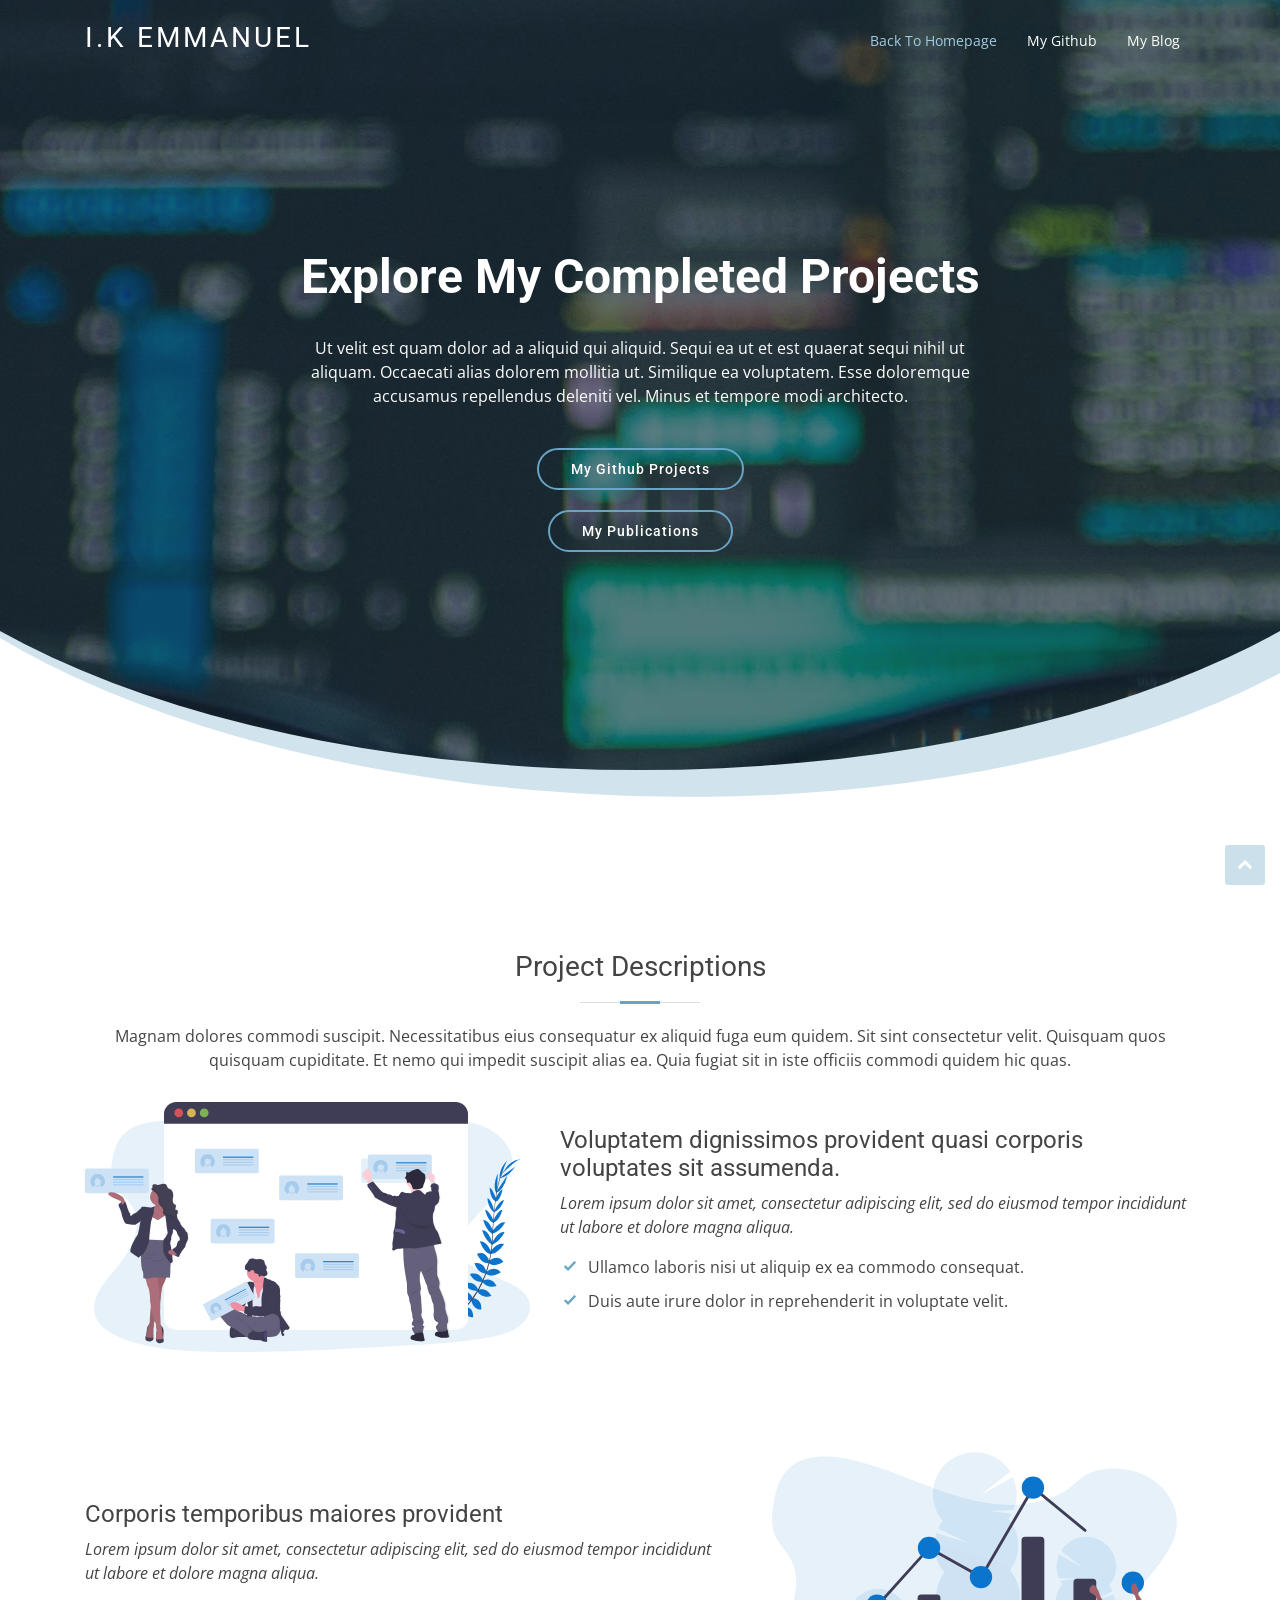
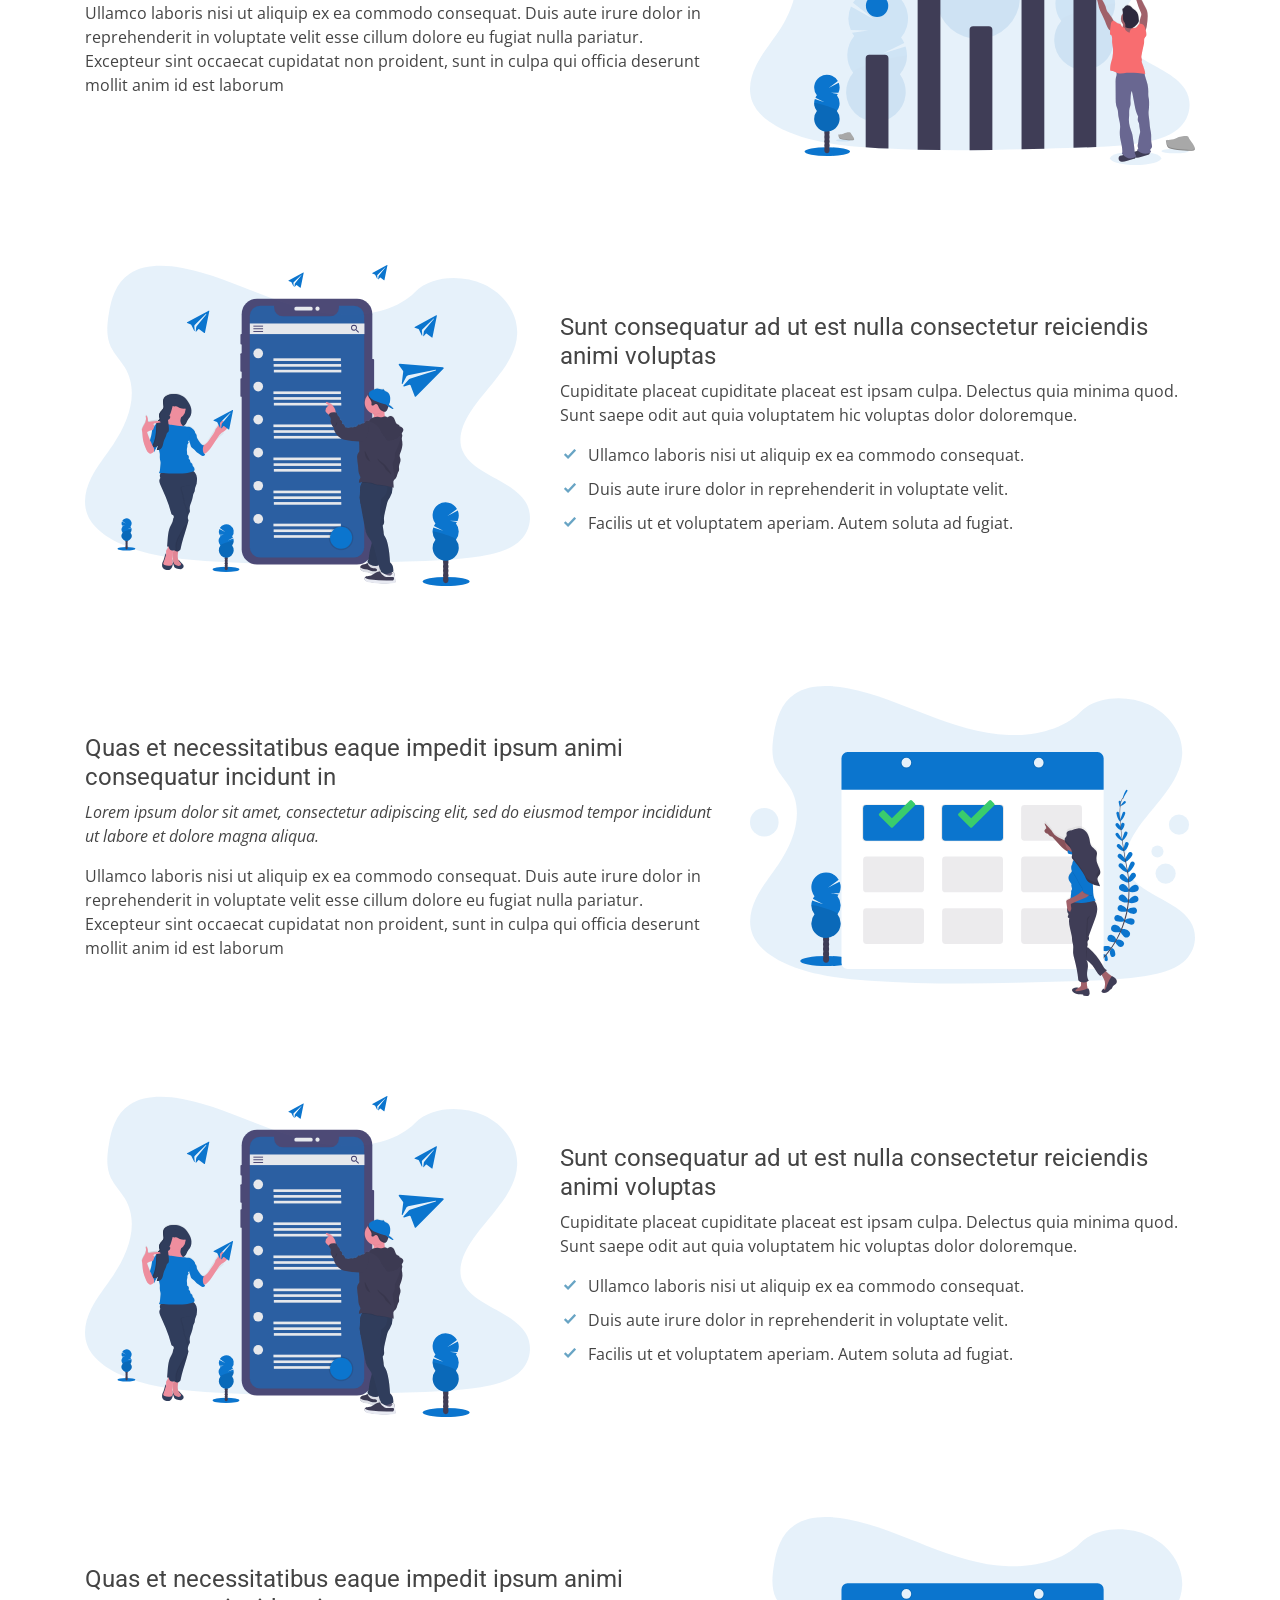
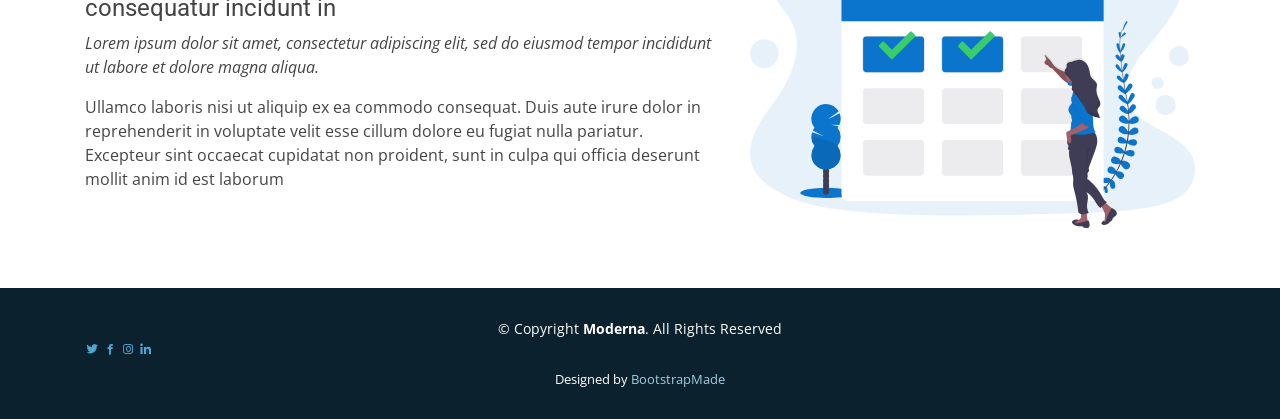
<file: Moderna/index.html>
<!DOCTYPE html>
<html lang="en">

<head>
  <meta charset="utf-8">
  <meta content="width=device-width, initial-scale=1.0" name="viewport">

  <title>I.K Emmanuel's Project</title>
  <meta content="" name="descriptison">
  <meta content="" name="keywords">

  <!-- Favicons -->
  <link href="assets/img/favicon.png" rel="icon">
  <link href="assets/img/apple-touch-icon.png" rel="apple-touch-icon">

  <!-- Google Fonts -->
  <link href="https://fonts.googleapis.com/css?family=Open+Sans:300,300i,400,400i,600,600i,700,700i|Roboto:300,300i,400,400i,500,500i,700,700i&display=swap" rel="stylesheet">

  <!-- Vendor CSS Files -->
  <link href="assets/vendor/bootstrap/css/bootstrap.min.css" rel="stylesheet">
  <link href="assets/vendor/animate.css/animate.min.css" rel="stylesheet">
  <link href="assets/vendor/icofont/icofont.min.css" rel="stylesheet">
  <link href="assets/vendor/boxicons/css/boxicons.min.css" rel="stylesheet">
  <link href="assets/vendor/venobox/venobox.css" rel="stylesheet">
  <link href="assets/vendor/owl.carousel/assets/owl.carousel.min.css" rel="stylesheet">
  <link href="assets/vendor/aos/aos.css" rel="stylesheet">

  <!-- Template Main CSS File -->
  <link href="assets/css/style.css" rel="stylesheet">

  <!-- =======================================================
  * Template Name: Moderna - v2.1.0
  * Template URL: https://bootstrapmade.com/free-bootstrap-template-corporate-moderna/
  * Author: BootstrapMade.com
  * License: https://bootstrapmade.com/license/
  ======================================================== -->
</head>

<body>

  <!-- ======= Header ======= -->
  <header id="header" class="fixed-top header-transparent">
    <div class="container">

      <div class="logo float-left">
        <h1 class="text-light"><a href="index.html">I.K Emmanuel</a></h1>
        <!-- Uncomment below if you prefer to use an image logo -->
        <!-- <a href="index.html"><img src="assets/img/logo.png" alt="" class="img-fluid"></a>-->
      </div>

      <nav class="nav-menu float-right d-none d-lg-block">
        <ul>
          <li class="active"><a href="../Presento/index.html">Back To Homepage</a></li>
          <li><a href="about.html">My Github</a></li>

          <li><a href="blog.html"> My Blog</a></li>
         
            
    
        </ul>
      </nav><!-- .nav-menu -->

    </div>
  </header><!-- End Header -->

  <!-- ======= Hero Section ======= -->
  <section id="hero" class="d-flex justify-cntent-center align-items-center">
    <div id="heroCarousel" class="container carousel carousel-fade" data-ride="carousel">

      <!-- Slide 1 -->
      <div class="carousel-item active">
        <div class="carousel-container">
          <h2 class="animate__animated animate__fadeInDown">Explore My Completed Projects</h2>
          <p class="animate__animated animate__fadeInUp">Ut velit est quam dolor ad a aliquid qui aliquid. Sequi ea ut et est quaerat sequi nihil ut aliquam. Occaecati alias dolorem mollitia ut. Similique ea voluptatem. Esse doloremque accusamus repellendus deleniti vel. Minus et tempore modi architecto.</p>
          <a href="" class="btn-get-started animate__animated animate__fadeInUp">My Github Projects</a>    <a href="" class="btn-get-started animate__animated animate__fadeInUp">My Publications</a>
         
        </div>
      </div>

 
  </section><!-- End Hero -->

  <main id="main">


    <!-- ======= Features Section ======= -->
    <section class="features">
      <div class="container">

        <div class="section-title">
          <h2>Project Descriptions</h2>
          <p>Magnam dolores commodi suscipit. Necessitatibus eius consequatur ex aliquid fuga eum quidem. Sit sint consectetur velit. Quisquam quos quisquam cupiditate. Et nemo qui impedit suscipit alias ea. Quia fugiat sit in iste officiis commodi quidem hic quas.</p>
        </div>

        <div class="row" data-aos="fade-up">
          <div class="col-md-5">
            <img src="assets/img/features-1.svg" class="img-fluid" alt="">
          </div>
          <div class="col-md-7 pt-4">
            <h3>Voluptatem dignissimos provident quasi corporis voluptates sit assumenda.</h3>
            <p class="font-italic">
              Lorem ipsum dolor sit amet, consectetur adipiscing elit, sed do eiusmod tempor incididunt ut labore et dolore
              magna aliqua.
            </p>
            <ul>
              <li><i class="icofont-check"></i> Ullamco laboris nisi ut aliquip ex ea commodo consequat.</li>
              <li><i class="icofont-check"></i> Duis aute irure dolor in reprehenderit in voluptate velit.</li>
            </ul>
          </div>
        </div>

        <div class="row" data-aos="fade-up">
          <div class="col-md-5 order-1 order-md-2">
            <img src="assets/img/features-2.svg" class="img-fluid" alt="">
          </div>
          <div class="col-md-7 pt-5 order-2 order-md-1">
            <h3>Corporis temporibus maiores provident</h3>
            <p class="font-italic">
              Lorem ipsum dolor sit amet, consectetur adipiscing elit, sed do eiusmod tempor incididunt ut labore et dolore
              magna aliqua.
            </p>
            <p>
              Ullamco laboris nisi ut aliquip ex ea commodo consequat. Duis aute irure dolor in reprehenderit in voluptate
              velit esse cillum dolore eu fugiat nulla pariatur. Excepteur sint occaecat cupidatat non proident, sunt in
              culpa qui officia deserunt mollit anim id est laborum
            </p>
          </div>
        </div>

        <div class="row" data-aos="fade-up">
          <div class="col-md-5">
            <img src="assets/img/features-3.svg" class="img-fluid" alt="">
          </div>
          <div class="col-md-7 pt-5">
            <h3>Sunt consequatur ad ut est nulla consectetur reiciendis animi voluptas</h3>
            <p>Cupiditate placeat cupiditate placeat est ipsam culpa. Delectus quia minima quod. Sunt saepe odit aut quia voluptatem hic voluptas dolor doloremque.</p>
            <ul>
              <li><i class="icofont-check"></i> Ullamco laboris nisi ut aliquip ex ea commodo consequat.</li>
              <li><i class="icofont-check"></i> Duis aute irure dolor in reprehenderit in voluptate velit.</li>
              <li><i class="icofont-check"></i> Facilis ut et voluptatem aperiam. Autem soluta ad fugiat.</li>
            </ul>
          </div>
        </div>

        <div class="row" data-aos="fade-up">
          <div class="col-md-5 order-1 order-md-2">
            <img src="assets/img/features-4.svg" class="img-fluid" alt="">
          </div>
          <div class="col-md-7 pt-5 order-2 order-md-1">
            <h3>Quas et necessitatibus eaque impedit ipsum animi consequatur incidunt in</h3>
            <p class="font-italic">
              Lorem ipsum dolor sit amet, consectetur adipiscing elit, sed do eiusmod tempor incididunt ut labore et dolore
              magna aliqua.
            </p>
            <p>
              Ullamco laboris nisi ut aliquip ex ea commodo consequat. Duis aute irure dolor in reprehenderit in voluptate
              velit esse cillum dolore eu fugiat nulla pariatur. Excepteur sint occaecat cupidatat non proident, sunt in
              culpa qui officia deserunt mollit anim id est laborum
            </p>
          </div>
        </div>


        <div class="row" data-aos="fade-up">
          <div class="col-md-5">
            <img src="assets/img/features-3.svg" class="img-fluid" alt="">
          </div>
          <div class="col-md-7 pt-5">
            <h3>Sunt consequatur ad ut est nulla consectetur reiciendis animi voluptas</h3>
            <p>Cupiditate placeat cupiditate placeat est ipsam culpa. Delectus quia minima quod. Sunt saepe odit aut quia voluptatem hic voluptas dolor doloremque.</p>
            <ul>
              <li><i class="icofont-check"></i> Ullamco laboris nisi ut aliquip ex ea commodo consequat.</li>
              <li><i class="icofont-check"></i> Duis aute irure dolor in reprehenderit in voluptate velit.</li>
              <li><i class="icofont-check"></i> Facilis ut et voluptatem aperiam. Autem soluta ad fugiat.</li>
            </ul>
          </div>
        </div>



        <div class="row" data-aos="fade-up">
          <div class="col-md-5 order-1 order-md-2">
            <img src="assets/img/features-4.svg" class="img-fluid" alt="">
          </div>
          <div class="col-md-7 pt-5 order-2 order-md-1">
            <h3>Quas et necessitatibus eaque impedit ipsum animi consequatur incidunt in</h3>
            <p class="font-italic">
              Lorem ipsum dolor sit amet, consectetur adipiscing elit, sed do eiusmod tempor incididunt ut labore et dolore
              magna aliqua.
            </p>
            <p>
              Ullamco laboris nisi ut aliquip ex ea commodo consequat. Duis aute irure dolor in reprehenderit in voluptate
              velit esse cillum dolore eu fugiat nulla pariatur. Excepteur sint occaecat cupidatat non proident, sunt in
              culpa qui officia deserunt mollit anim id est laborum
            </p>
          </div>
        </div>

      </div>
    </section><!-- End Features Section -->

  </main><!-- End #main -->

  <!-- ======= Footer ======= -->
  <footer id="footer" data-aos="fade-up" data-aos-easing="ease-in-out" data-aos-duration="500">

    


    <div class="container">
      <div class="copyright">
        &copy; Copyright <strong><span>Moderna</span></strong>. All Rights Reserved
        
      </div>
      <div class="">
        <a href="#" class="twitter"><i class="bx bxl-twitter"></i></a>
        <a href="#" class="facebook"><i class="bx bxl-facebook"></i></a>
        <a href="#" class="instagram"><i class="bx bxl-instagram"></i></a>
        <a href="#" class="linkedin"><i class="bx bxl-linkedin"></i></a>
      </div>
    </div>
      <div class="credits">
        <!-- All the links in the footer should remain intact. -->
        <!-- You can delete the links only if you purchased the pro version. -->
        <!-- Licensing information: https://bootstrapmade.com/license/ -->
        <!-- Purchase the pro version with working PHP/AJAX contact form: https://bootstrapmade.com/free-bootstrap-template-corporate-moderna/ -->
        Designed by <a href="https://bootstrapmade.com/">BootstrapMade</a>
      </div>
    </div>
  </footer><!-- End Footer -->

  <a href="#" class="back-to-top"><i class="icofont-simple-up"></i></a>

  <!-- Vendor JS Files -->
  <script src="assets/vendor/jquery/jquery.min.js"></script>
  <script src="assets/vendor/bootstrap/js/bootstrap.bundle.min.js"></script>
  <script src="assets/vendor/jquery.easing/jquery.easing.min.js"></script>
  <script src="assets/vendor/php-email-form/validate.js"></script>
  <script src="assets/vendor/venobox/venobox.min.js"></script>
  <script src="assets/vendor/waypoints/jquery.waypoints.min.js"></script>
  <script src="assets/vendor/counterup/counterup.min.js"></script>
  <script src="assets/vendor/owl.carousel/owl.carousel.min.js"></script>
  <script src="assets/vendor/isotope-layout/isotope.pkgd.min.js"></script>
  <script src="assets/vendor/aos/aos.js"></script>

  <!-- Template Main JS File -->
  <script src="assets/js/main.js"></script>

</body>

</html>
</file>
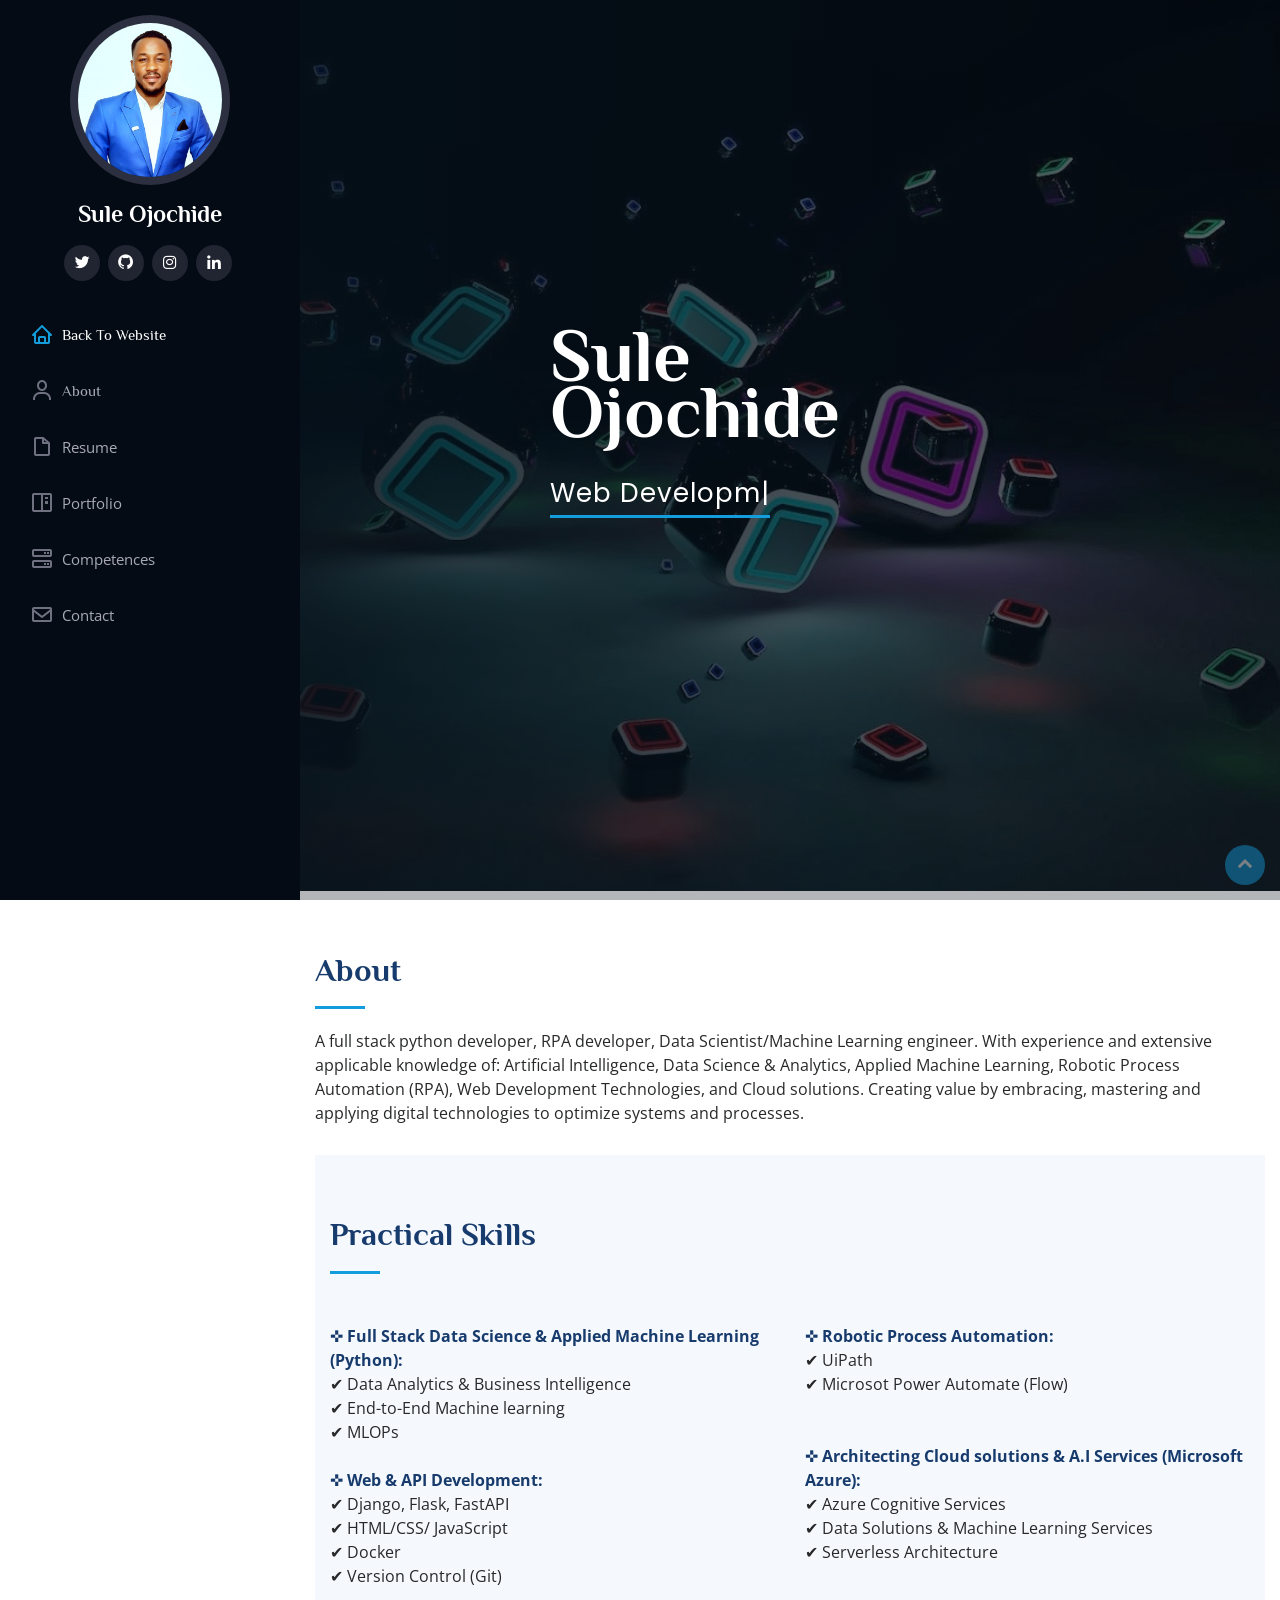
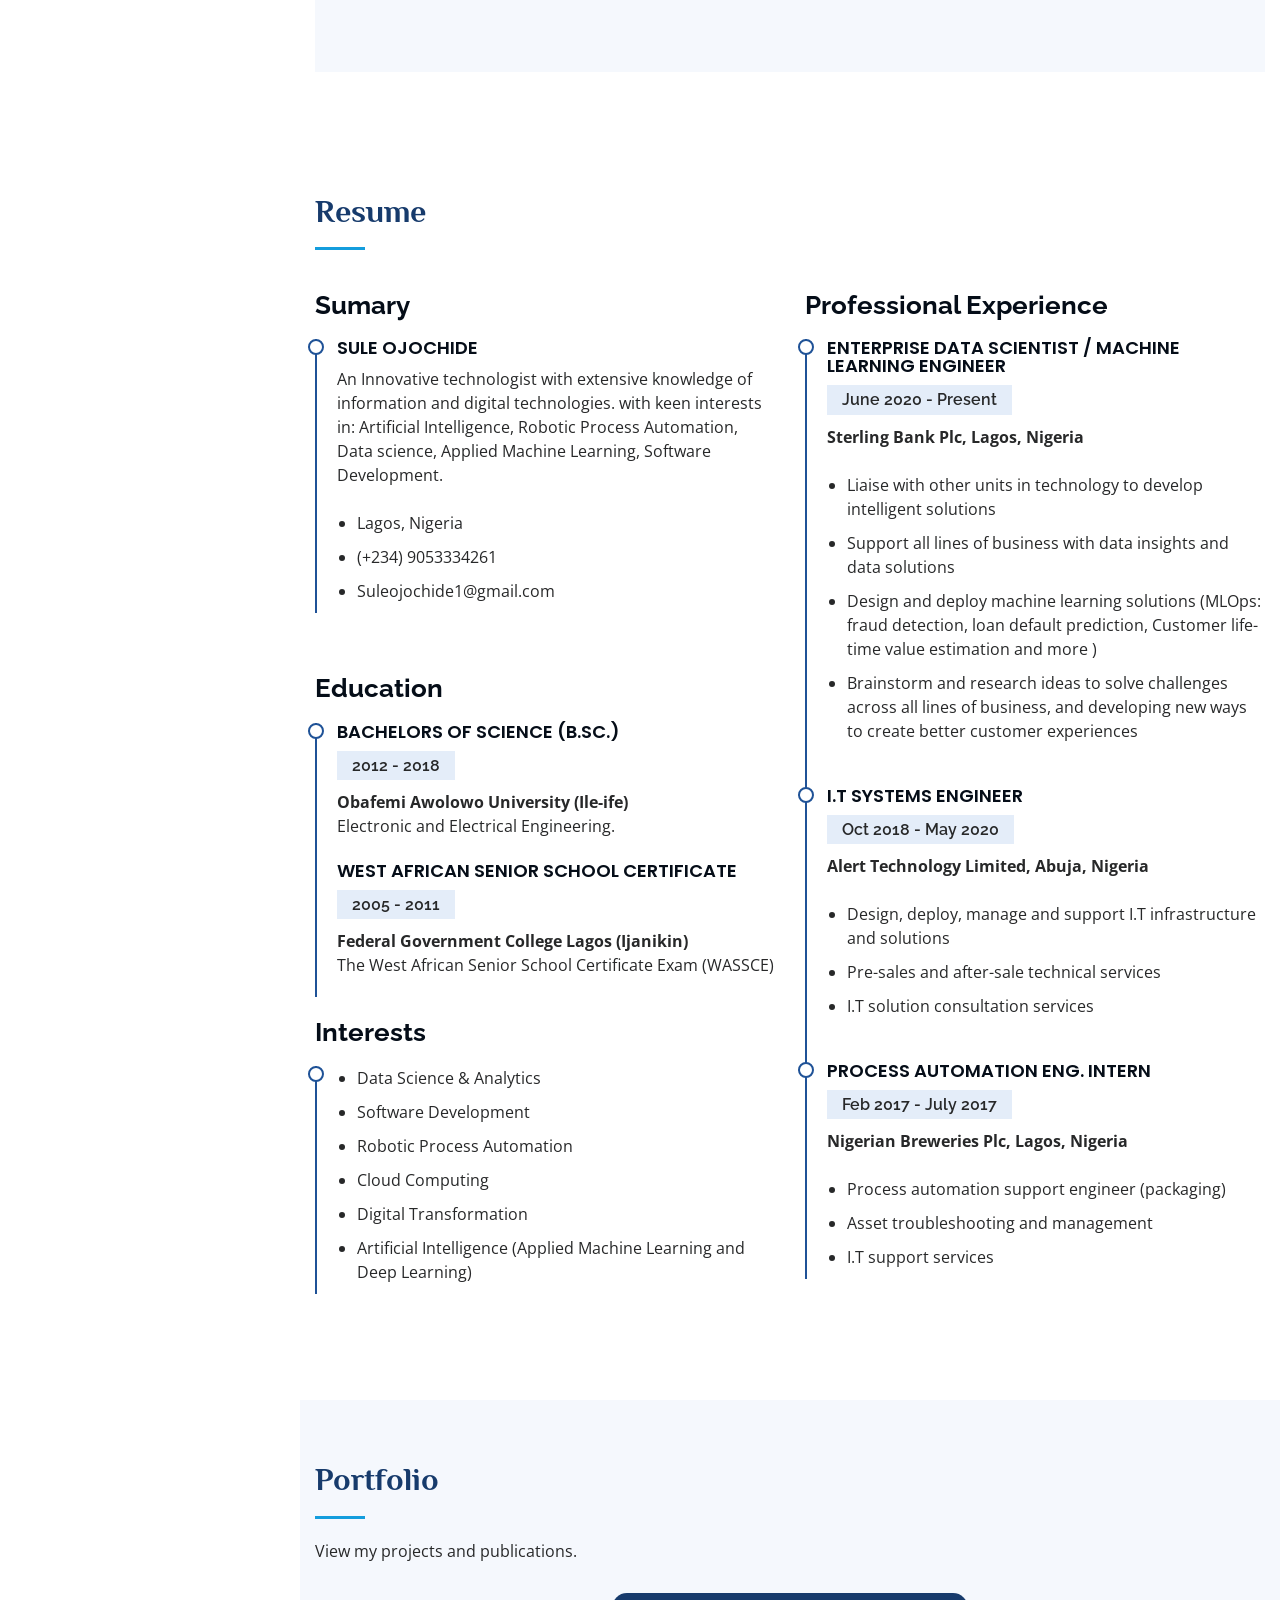
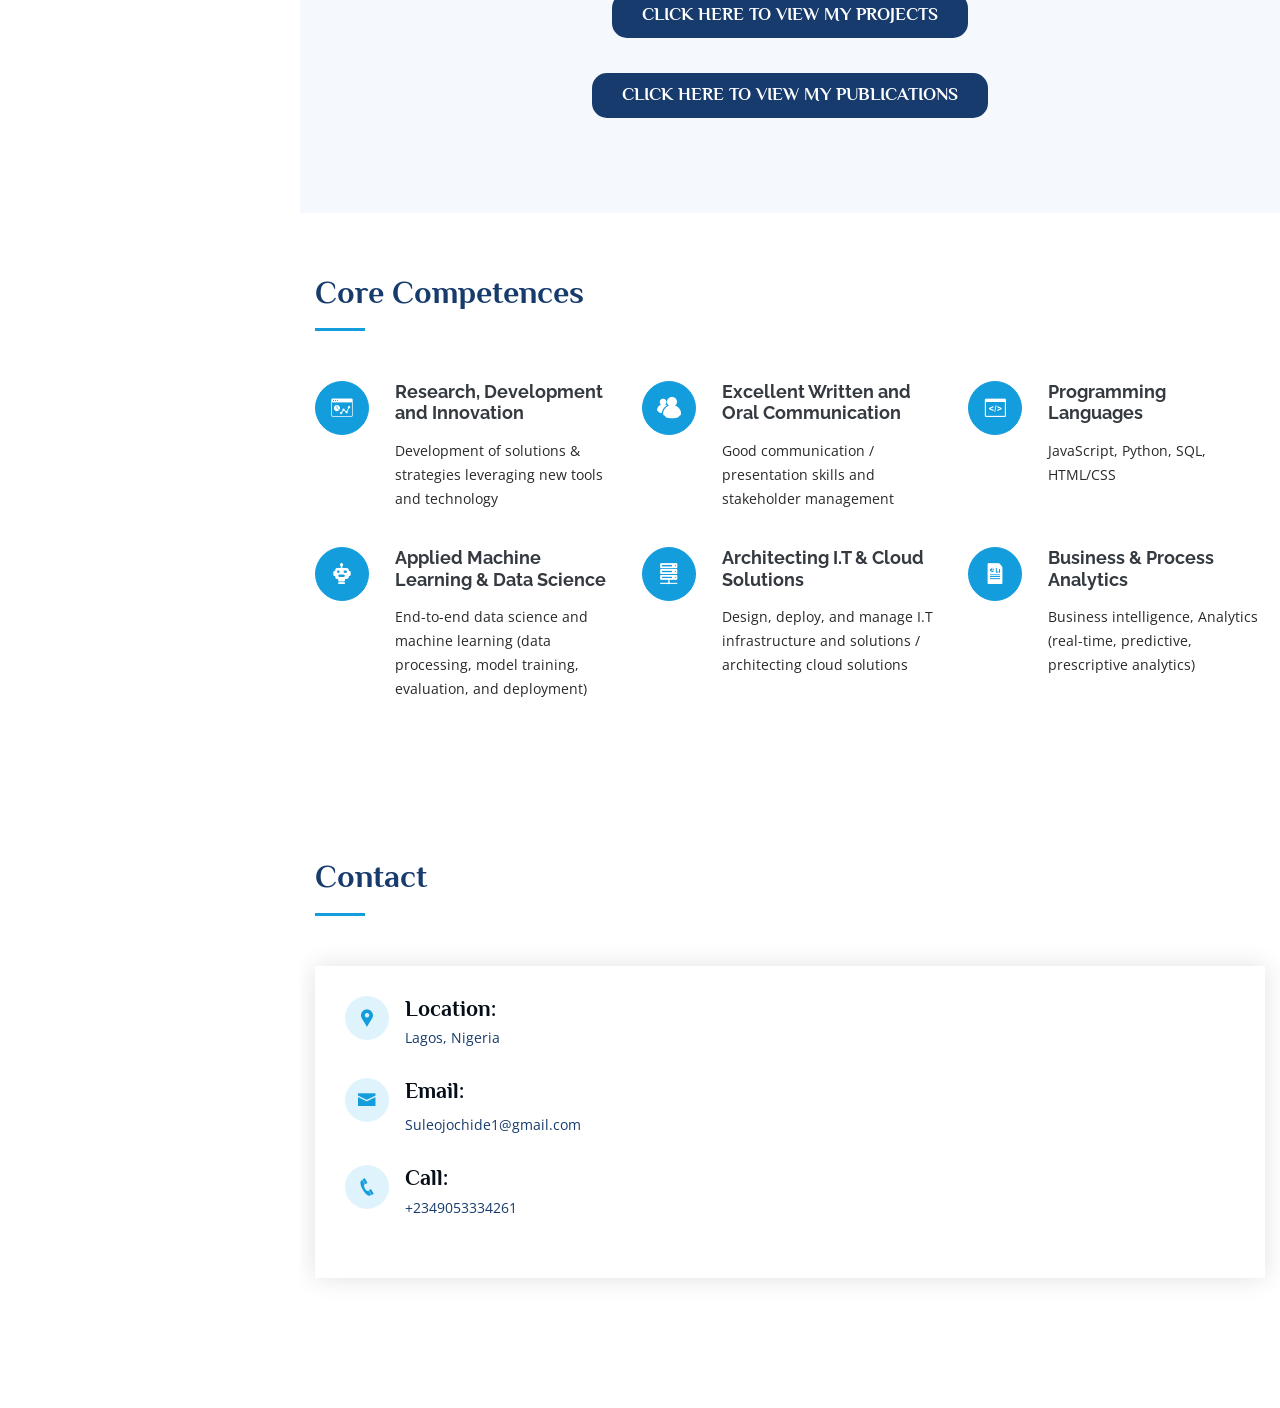
<file: resume/index.html>
<!DOCTYPE html>
<html lang="en">

<head>
  <meta charset="utf-8">
  <meta content="width=device-width, initial-scale=1.0" name="viewport">

  <title>Sule Ojochide's Resume</title>
  <meta content="" name="description">
  <meta content="" name="keywords">

  <!-- Favicons -->
  <link href="assets/img/favicon.png" rel="icon">
  <link href="assets/img/apple-touch-icon.png" rel="apple-touch-icon">

  <!-- Google Fonts -->
  <link
    href="https://fonts.googleapis.com/css?family=Open+Sans:300,300i,400,400i,600,600i,700,700i|Raleway:300,300i,400,400i,500,500i,600,600i,700,700i|Poppins:300,300i,400,400i,500,500i,600,600i,700,700i"
    rel="stylesheet">
  <link href="https://fonts.googleapis.com/css2?family=Philosopher:wght@700&display=swap" rel="stylesheet">
  <!-- Vendor CSS Files -->
  <link href="assets/vendor/bootstrap/css/bootstrap.min.css" rel="stylesheet">
  <link href="assets/vendor/icofont/icofont.min.css" rel="stylesheet">
  <link href="assets/vendor/boxicons/css/boxicons.min.css" rel="stylesheet">
  <link href="assets/vendor/venobox/venobox.css" rel="stylesheet">
  <link href="assets/vendor/owl.carousel/assets/owl.carousel.min.css" rel="stylesheet">
  <link href="assets/vendor/aos/aos.css" rel="stylesheet ">

  <!-- Template Main CSS File -->
  <link href="assets/css/style.css" rel="stylesheet">

  <!-- =======================================================
  * Template Name: iPortfolio - v1.4.0
  * Template URL: https://bootstrapmade.com/iportfolio-bootstrap-portfolio-websites-template/
  * Author: BootstrapMade.com
  * License: https://bootstrapmade.com/license/
  ======================================================== -->
</head>

<body>

  <!-- ======= Mobile nav toggle button ======= -->
  <button type="button" class="mobile-nav-toggle d-xl-none"><i class="icofont-navigation-menu"></i></button>

  <!-- ======= Header ======= -->
  <header id="header">
    <div class="d-flex flex-column">

      <div class="profile">
        <img src="assets/img/profile-img.jpg" style="height:170px; width:160px;" alt=""
          class="img-fluid rounded-circle">
        <h1 class="text-light" style="font-family: 'Philosopher', sans-serif;"><a href="index.html">Sule Ojochide</a>
        </h1>
        <div class="social-links mt-3 text-center">
          <a href="https://x.com/Ojochide2013" target="_blank" class="twitter"><i class="bx bxl-twitter"></i></a>
          <a href="https://github.com/Suleojochide1/Sule-Ojochide" target="_blank" class="twitter"><i class="bx bxl-github"></i></a>
          <a href="#" target="_blank" class="instagram"><i
              class="bx bxl-instagram"></i></a>

          <a href="https://www.linkedin.com/in/suleojochide" class="linkedin"><i
              class="bx bxl-linkedin"></i></a>
        </div>
      </div>

      <nav class="nav-menu">
        <ul>

          <li><a href="../index.html"><i class="bx bx-home"></i> <span
                style="font-family: 'Philosopher', sans-serif;">Back To Website</span></a></li>
          <li><a href="#about"><i class="bx bx-user"></i> <span
                style="font-family: 'Philosopher', sans-serif;">About</span></a></li>
          <li><a href="#resume"><i class="bx bx-file-blank"></i style="font-family: 'Philosopher', sans-serif;">
              <span>Resume</span></a></li>
          <li><a href="#portfolio"><i class="bx bx-book-content"></i style="font-family: 'Philosopher', sans-serif;">
              Portfolio</a></li>
          <li><a href="#services"><i class="bx bx-server"></i style="font-family: 'Philosopher', sans-serif;">
              Competences</a></li>
          <li><a href="#contact"><i class="bx bx-envelope"></i style="font-family: 'Philosopher', sans-serif;">
              Contact</a></li>


        </ul>
      </nav><!-- .nav-menu -->
      <button type="button" class="mobile-nav-toggle d-xl-none"><i class="icofont-navigation-menu"></i></button>

    </div>
  </header><!-- End Header -->

  <!-- ======= Hero Section ======= -->
  <section id="hero" class="d-flex flex-column justify-content-center align-items-center">
    <div class="hero-container" data-aos="fade-in">
      <h1 style="font-family: 'Philosopher', sans-serif;">Sule Ojochide</h1> <br>
      <p><span class="typed"
          data-typed-items=" Web Development, Robotic Process Automation, Data Science and Analytics, Applied Machine Learning, Cloud Solutions"></span>
      </p>
    </div>
  </section><!-- End Hero -->

  <main id="main">

    <!-- ======= About Section ======= -->
    <section id="about" class="about">
      <div class="container">

        <div class="section-title">
          <h2 style="font-family: 'Philosopher', sans-serif;">About</h2>
          <p>A full stack python developer, RPA developer, Data Scientist/Machine Learning engineer. With experience and extensive
            applicable knowledge of: Artificial Intelligence, Data Science & Analytics, Applied Machine Learning,
            Robotic Process Automation (RPA),
            Web Development Technologies, and Cloud solutions. Creating value by embracing, mastering and applying
            digital technologies to optimize systems and processes.</p>
        </div>
        <!--
        <div class="row">
          <div class="col-lg-4" data-aos="fade-right">
            <img src="assets/img/profile-img.jpg"  class="img-fluid" alt="" style= "height:310px; width:350px;">
          </div>
          <div class="col-lg-8 pt-4 pt-lg-0 content" data-aos="fade-left">
            <h3>UI/UX Designer &amp; Web Developer.</h3>
            <p class="font-italic">
              Lorem ipsum dolor sit amet, consectetur adipiscing elit, sed do eiusmod tempor incididunt ut labore et dolore
              magna aliqua.
            </p>
            <div class="row">
              <div class="col-lg-6">
                <ul>
                  <li><i class="icofont-rounded-right"></i> <strong>Birthday:</strong> 1 May 1995</li>
                  <li><i class="icofont-rounded-right"></i> <strong>Website:</strong> www.example.com</li>
                  <li><i class="icofont-rounded-right"></i> <strong>Phone:</strong> +123 456 7890</li>
                  <li><i class="icofont-rounded-right"></i> <strong>City:</strong> City : New York, USA</li>
                </ul>
              </div>
              <div class="col-lg-6">
                <ul>
                  <li><i class="icofont-rounded-right"></i> <strong>Age:</strong> 30</li>
                  <li><i class="icofont-rounded-right"></i> <strong>Degree:</strong> Master</li>
                  <li><i class="icofont-rounded-right"></i> <strong>PhEmailone:</strong> email@example.com</li>
                  <li><i class="icofont-rounded-right"></i> <strong>Freelance:</strong> Available</li>
                </ul>
              </div>
            </div>
            <p>
              Officiis eligendi itaque labore et dolorum mollitia officiis optio vero. Quisquam sunt adipisci omnis et ut. Nulla accusantium dolor incidunt officia tempore. Et eius omnis.
              Cupiditate ut dicta maxime officiis quidem quia. Sed et consectetur qui quia repellendus itaque neque. Aliquid amet quidem ut quaerat cupiditate. Ab et eum qui repellendus omnis culpa magni laudantium dolores.
            </p>
          </div>
        </div>

      </div>
    </section><!-- End About Section -->




        <!-- ======= Skills Section ======= -->
        <!-- <section id="skills" class="skills section-bg">
          <div class="container">

            <div class="section-title">
              <h2 style="font-family: 'Philosopher', sans-serif;">General Skills & Competence</h2>

            </div>

            <div class="row skills-content">

              <div class="col-lg-6" data-aos="fade-up">

                <div class="progress">
                  <span class="skill">Data Analytics & Machine learning <i class="val">90%</i></span>
                  <div class="progress-bar-wrap">
                    <div class="progress-bar" role="progressbar" aria-valuenow="90" aria-valuemin="0"
                      aria-valuemax="100"></div>
                  </div>
                </div>

                <div class="progress">
                  <span class="skill">Python <i class="val">95%</i></span>
                  <div class="progress-bar-wrap">
                    <div class="progress-bar" role="progressbar" aria-valuenow="95" aria-valuemin="0"
                      aria-valuemax="100"></div>
                  </div>
                </div>

                <div class="progress">
                  <span class="skill">Robotic Process Automation (RPA) <i class="val">85%</i></span>
                  <div class="progress-bar-wrap">
                    <div class="progress-bar" role="progressbar" aria-valuenow="85" aria-valuemin="0"
                      aria-valuemax="100"></div>
                  </div>
                </div>

              </div>

              <div class="col-lg-6" data-aos="fade-up" data-aos-delay="100">

                <div class="progress">
                  <span class="skill">Web Development (Django, FLASK, JavaScript, HTML/CSS) <i
                      class="val">85%</i></span>
                  <div class="progress-bar-wrap">
                    <div class="progress-bar" role="progressbar" aria-valuenow="85" aria-valuemin="0"
                      aria-valuemax="100"></div>
                  </div>
                </div>

                <div class="progress">
                  <span class="skill">Cloud Computing (Microsoft Azure)<i class="val">80%</i></span>
                  <div class="progress-bar-wrap">
                    <div class="progress-bar" role="progressbar" aria-valuenow="80" aria-valuemin="0"
                      aria-valuemax="100"></div>
                  </div>
                </div>

                <div class="progress">
                  <span class="skill">Business Analytics % Intelligence (SQL, PowerBI, Tableau)<i
                      class="val">80%</i></span>
                  <div class="progress-bar-wrap">
                    <div class="progress-bar" role="progressbar" aria-valuenow="80" aria-valuemin="0"
                      aria-valuemax="100"></div>
                  </div>
                </div>

              </div>


            </div>

          </div>
        </section> -->
        
        <!-- End Skills Section -->


        <!-- ======= Skills Section ======= -->
        <section id="skills" class="skills section-bg">
          <div class="container">

            <div class="section-title">
              <h2 style="font-family: 'Philosopher', sans-serif;"> Practical Skills</h2>

            </div>

            <div class="row skills-content">



              <div class="col-lg-6" data-aos="fade-up" data-aos-delay="100">

                <span class="skill" style="color: #173b6c;"> &#10012; <b> Full Stack Data Science & Applied Machine
                    Learning (Python): </b> </span> <br>

                &#10004; Data Analytics & Business Intelligence <br>
                &#10004; End-to-End Machine learning <br>
                &#10004; MLOPs <br>

                <br>

                <span class="skill" style="color: #173b6c;"> &#10012; <b> Web & API Development: </b> </span> <br>
                &#10004; Django, Flask, FastAPI <br>
                &#10004; HTML/CSS/ JavaScript <br>
                &#10004; Docker <br>
                &#10004; Version Control (Git) <br> <br>

       




              </div>



              <div class="col-lg-6" data-aos="fade-up">

                <span class="skill" style="color: #173b6c;"> &#10012; <b> Robotic Process Automation: </b> </span> <br>
                &#10004; UiPath <br>
                &#10004; Microsot Power Automate (Flow) <br> <br> <br>



                <span class="skill" style="color: #173b6c;"> &#10012; <b> Architecting Cloud solutions & A.I Services
                    (Microsoft Azure): </b> </span> <br>

                &#10004; Azure Cognitive Services<br>
                &#10004; Data Solutions & Machine Learning Services <br>
                &#10004; Serverless Architecture <br> <br>


             




              </div>


            </div>

          </div>
        </section><!-- End Skills Section -->
    </section><!-- End Skills Section -->

    <!-- ======= Resume Section ======= -->
    <section id="resume" class="resume">
      <div class="container">

        <div class="section-title">
          <h2 style="font-family: 'Philosopher', sans-serif;">Resume</h2>

          <div class="row">
            <div class="col-lg-6" data-aos="fade-up">
              <h3 class="resume-title">Sumary</h3>
              <div class="resume-item pb-0">
                <h4>Sule Ojochide</h4>
                <p> An Innovative technologist with extensive knowledge of information and digital technologies. with
                  keen interests in: Artificial Intelligence, Robotic Process Automation,  Data science, Applied Machine Learning, Software Development.
                </p> <br>
                <ul>
                  <li>Lagos, Nigeria</li>
                  <li>(+234) 9053334261</li>
                  <li>Suleojochide1@gmail.com</li>
                </ul>
              </div>
              <br>


              <h3 class="resume-title">Education</h3>
              <div class="resume-item">
                <h4>Bachelors of Science (B.Sc.)</h4>
                <h5>2012 - 2018</h5>
                <p> <b> Obafemi Awolowo University (Ile-ife) </b></p>
                <p>Electronic and Electrical Engineering.</p> <br>
                <h4>West African Senior School Certificate</h4>
                <h5>2005 - 2011</h5>
                <p> <b> Federal Government College Lagos (Ijanikin) </b></p>
                <p>The West African Senior School Certificate Exam (WASSCE)</p>
              </div>
              <!-- <div class="resume-item"> <br>
                <h4>Professional Trainings</h4>
                <ul>
                  <li>Data Science & Analytics </li>
                  <li>Industrial Automation & Process Contol </li>
                  <li>Project Management </li>
                  <li>Health Safety & Enviroment (HSE) Level 1&2</li>
                </ul>

              </div> <br> <br> -->
              <h3 class="resume-title">Interests</h3>
              <div class="resume-item">
                <ul>
                  <li>Data Science & Analytics</li>
                  <li>Software Development  </li>
                  <li>Robotic Process Automation</li>
                  <li>Cloud Computing </li>
                  <li>Digital Transformation </li>
                  <li>Artificial Intelligence (Applied Machine Learning and Deep Learning)</li>
                



                </ul>
              </div>
            </div>

            <div class="col-lg-6" data-aos="fade-up" data-aos-delay="100">
              <h3 class="resume-title">Professional Experience</h3>
              <div class="resume-item">
                <h4>Enterprise Data Scientist / Machine Learning Engineer</h4>
                <h5>June 2020 - Present</h5>
                <p><b> Sterling Bank Plc, Lagos, Nigeria </b></p>

                <br>
                <ul>
                  <li>Liaise with other units in technology to develop intelligent solutions</li>
                  <li>Support all lines of business with data insights and data solutions</li>
                  <li>Design and deploy machine learning solutions (MLOps: fraud detection, loan default prediction,
                    Customer life-time value estimation and more ) </li>
                  <li>Brainstorm and research ideas to solve challenges across all lines of business, and developing new
                    ways to create better customer experiences</li>

                </ul>
              </div>
              <div class="resume-item">
                <h4>I.T Systems Engineer</h4>
                <h5>Oct 2018 - May 2020 </h5>
                <p><b> Alert Technology Limited, Abuja, Nigeria </b></p>

                <br>
                <ul>
                  <li>Design, deploy, manage and support I.T infrastructure and solutions</li>
                  <li>Pre-sales and after-sale technical services </li>
                  <li>I.T solution consultation services </li>
                </ul>
              </div>
              <div class="resume-item">
                <h4>Process Automation Eng. Intern </h4>
                <h5>Feb 2017 - July 2017</h5>
                <p><b> Nigerian Breweries Plc, Lagos, Nigeria </b></p>

                <br>
                <ul>
                  <li>Process automation support engineer (packaging)</li>
                  <li>Asset troubleshooting and management</li>
                  <li>I.T support services </li>

                </ul>
              </div>
              <!-- <div class="resume-item">
                <h4>Installations & Maintenance Eng. Intern </h4>
                <h5>Mar 2016 - May 2016</h5>
                <p><b> Horivac Co Ltd, Lagos, Nigeria </b></p>

                <br>
                <ul>
                  <li>Installation, repairs and maintenance of elevators, escalators and automatic doors</li>
                  <li>Sales strategy development </li>
                </ul>
              </div> -->
            </div>
          </div>

        </div>
    </section><!-- End Resume Section -->

    <!-- ======= Portfolio Section ======= -->
    <section id="portfolio" class="portfolio section-bg">
      <div class="container">

        <div class="section-title">
          <h2 style="font-family: 'Philosopher', sans-serif;"> Portfolio</h2>
          <p>View my projects and publications. </p>
        </div>

        <div class="row" data-aos="fade-up">
          <div class="col-lg-12 d-flex justify-content-center">
            <ul id="portfolio-flters" style="background-color: #173b6c; border-radius:15px;">

              <li data-filter=".filter-app" style="background-color: #173b6c; border-radius:15px;"> <a href="../projects/index.html "
                  style="font-family: 'Philosopher', sans-serif; font-size: 18px;"> <b style="color: white;">Click here to View My
                    Projects</b> </a> </li>

            </ul>
          </div>
        </div>
        <div class="row" data-aos="fade-up">
          <div class="col-lg-12 d-flex justify-content-center">
            <ul id="portfolio-flters" style="background-color: #173b6c; border-radius:15px;">

              <li data-filter=".filter-app" style="background-color: #173b6c; border-radius:15px;"> <a href="../publications/index.html"> <b
                    style="font-family: 'Philosopher', sans-serif; font-size: 18px; color:white">Click here to View My
                    Publications</b> </a></li>


            </ul>
          </div>
        </div>
      </div>

      </div>
    </section><!-- End Portfolio Section -->

    <!-- ======= Services Section ======= -->
    <section id="services" class="services">
      <div class="container">

        <div class="section-title">
          <h2 style="font-family: 'Philosopher', sans-serif;">Core Competences</h2>
        </div>

        <div class="row">
          <div class="col-lg-4 col-md-6 icon-box" data-aos="fade-up">
            <div class="icon"><i class="icofont-dashboard-web"></i></div>
            <h4 class="title"><a href="">Research, Development and Innovation</a></h4>
            <p class="description"> Development of solutions & strategies leveraging new tools and technology</p>
          </div>
          <div class="col-lg-4 col-md-6 icon-box" data-aos="fade-up" data-aos-delay="100">
            <div class="icon"><i class="icofont-live-messenger"></i></div>
            <h4 class="title"><a href="">Excellent Written and Oral Communication</a></h4>
            <p class="description"> Good communication / presentation skills and stakeholder management</p>
          </div>
          <div class="col-lg-4 col-md-6 icon-box" data-aos="fade-up" data-aos-delay="200">
            <div class="icon"><i class="icofont-code"></i></div>
            <h4 class="title"><a href="">Programming Languages</a></h4>
            <p class="description">JavaScript, Python, SQL, HTML/CSS</p>
          </div>
          <div class="col-lg-4 col-md-6 icon-box" data-aos="fade-up" data-aos-delay="300">
            <div class="icon"><i class="icofont-robot"></i></div>
            <h4 class="title"><a href="">Applied Machine Learning & Data Science</a></h4>
            <p class="description">End-to-end data science and machine learning (data processing, model training,
              evaluation, and deployment)</p>
          </div>
          <div class="col-lg-4 col-md-6 icon-box" data-aos="fade-up" data-aos-delay="400">
            <div class="icon"><i class="icofont-server"></i></div>
            <h4 class="title"><a href="">Architecting I.T & Cloud Solutions</a></h4>
            <p class="description">Design, deploy, and manage I.T infrastructure and solutions / architecting cloud
              solutions</p>
          </div>
          <div class="col-lg-4 col-md-6 icon-box" data-aos="fade-up" data-aos-delay="500">
            <div class="icon"><i class="icofont-data"></i></div>
            <h4 class="title"><a href="">Business & Process Analytics </a></h4>
            <p class="description">Business intelligence, Analytics (real-time, predictive, prescriptive analytics)</p>
          </div>
        </div>

      </div>
    </section><!-- End Services Section -->

    <!-- ======= Testimonials Section ======= -->


    <!-- ======= Contact Section ======= -->
    <section id="contact" class="contact">
      <div class="container">

        <div class="section-title">
          <h2 style="font-family: 'Philosopher', sans-serif;">Contact</h2>
        </div>

        <div class="row" data-aos="fade-in">

          <div class="col-lg-12 d-flex align-items-stretch">
            <div class="info">
              <div class="address">
                <i class="icofont-google-map"></i>
                <h4 style="font-family: 'Philosopher', sans-serif;">Location:</h4>
                <p>Lagos, Nigeria</p>

              </div>

              <div class="email">
                <i class="icofont-envelope"></i>
                <h4 style="font-family: 'Philosopher', sans-serif;">Email:</h4>
                <p>Suleojochide1@gmail.com</p>
              </div>

              <div class="phone">
                <i class="icofont-phone"></i>
                <h4 style="font-family: 'Philosopher', sans-serif;">Call:</h4>
                <p>+2349053334261</p>
              </div>
            </div>

          </div>

    </section><!-- End Contact Section -->

  </main><!-- End #main -->

  <!-- ======= Footer ======= -->


  <a href="#" class="back-to-top"><i class="icofont-simple-up"></i></a>

  <!-- Vendor JS Files -->
  <script src="assets/vendor/jquery/jquery.min.js"></script>
  <script src="assets/vendor/bootstrap/js/bootstrap.bundle.min.js"></script>
  <script src="assets/vendor/jquery.easing/jquery.easing.min.js"></script>
  <script src="assets/vendor/php-email-form/validate.js"></script>
  <script src="assets/vendor/waypoints/jquery.waypoints.min.js"></script>
  <script src="assets/vendor/counterup/counterup.min.js"></script>
  <script src="assets/vendor/isotope-layout/isotope.pkgd.min.js"></script>
  <script src="assets/vendor/venobox/venobox.min.js"></script>
  <script src="assets/vendor/owl.carousel/owl.carousel.min.js"></script>
  <script src="assets/vendor/typed.js/typed.min.js"></script>
  <script src="assets/vendor/aos/aos.js"></script>

  <!-- Template Main JS File -->
  <script src="assets/js/main.js"></script>

</body>

</html>
</file>
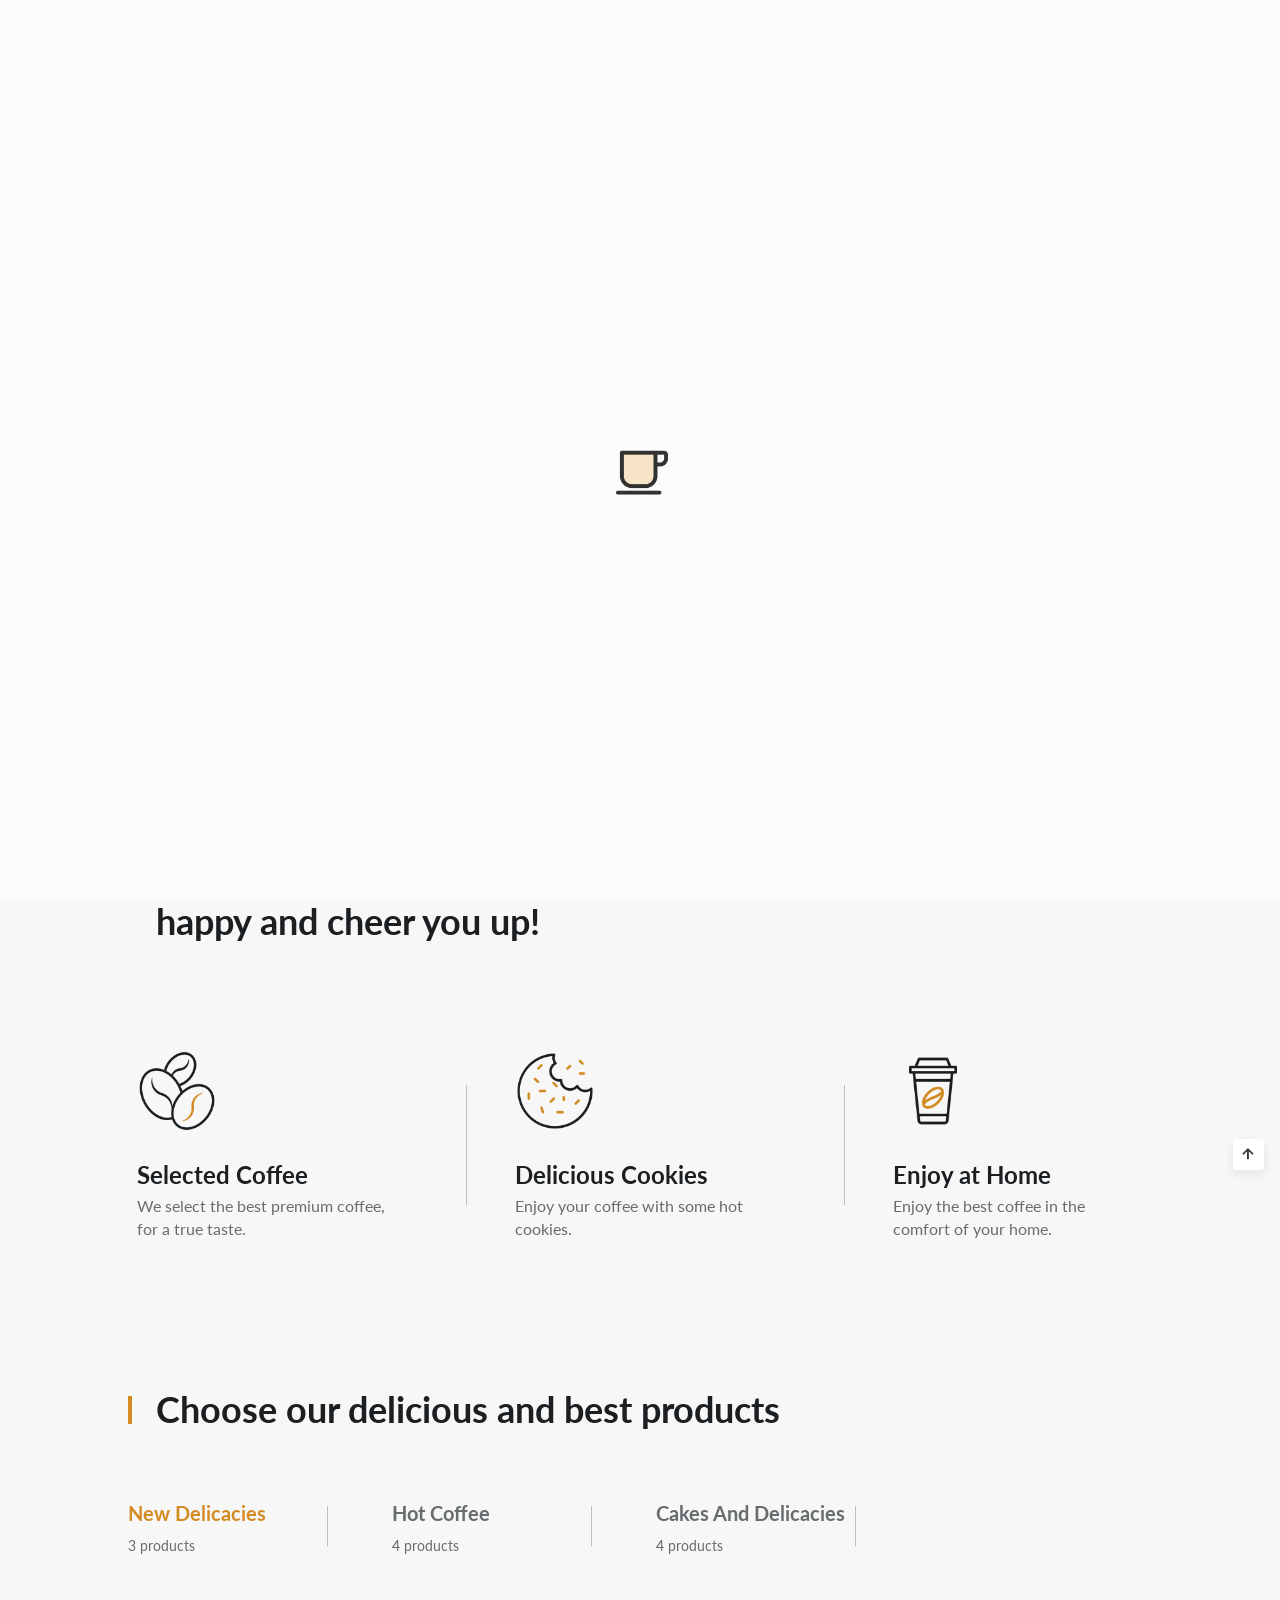
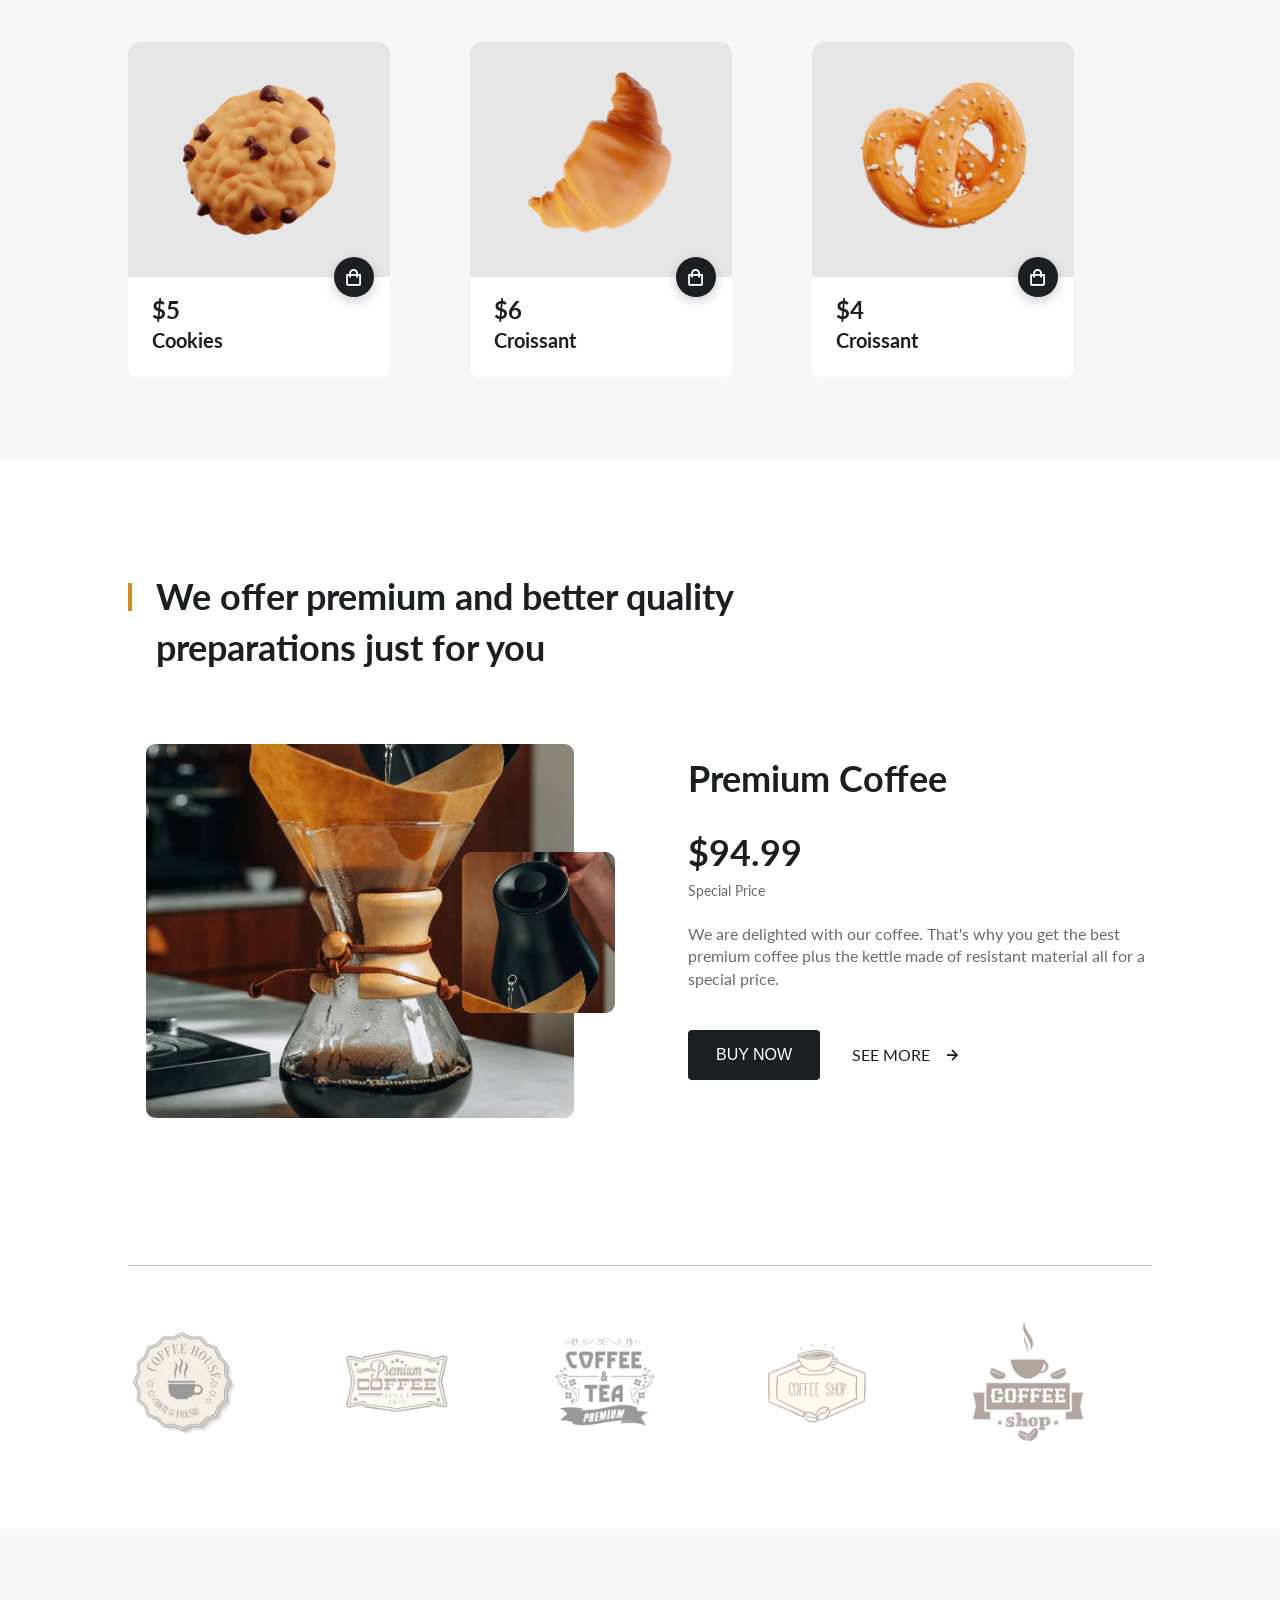
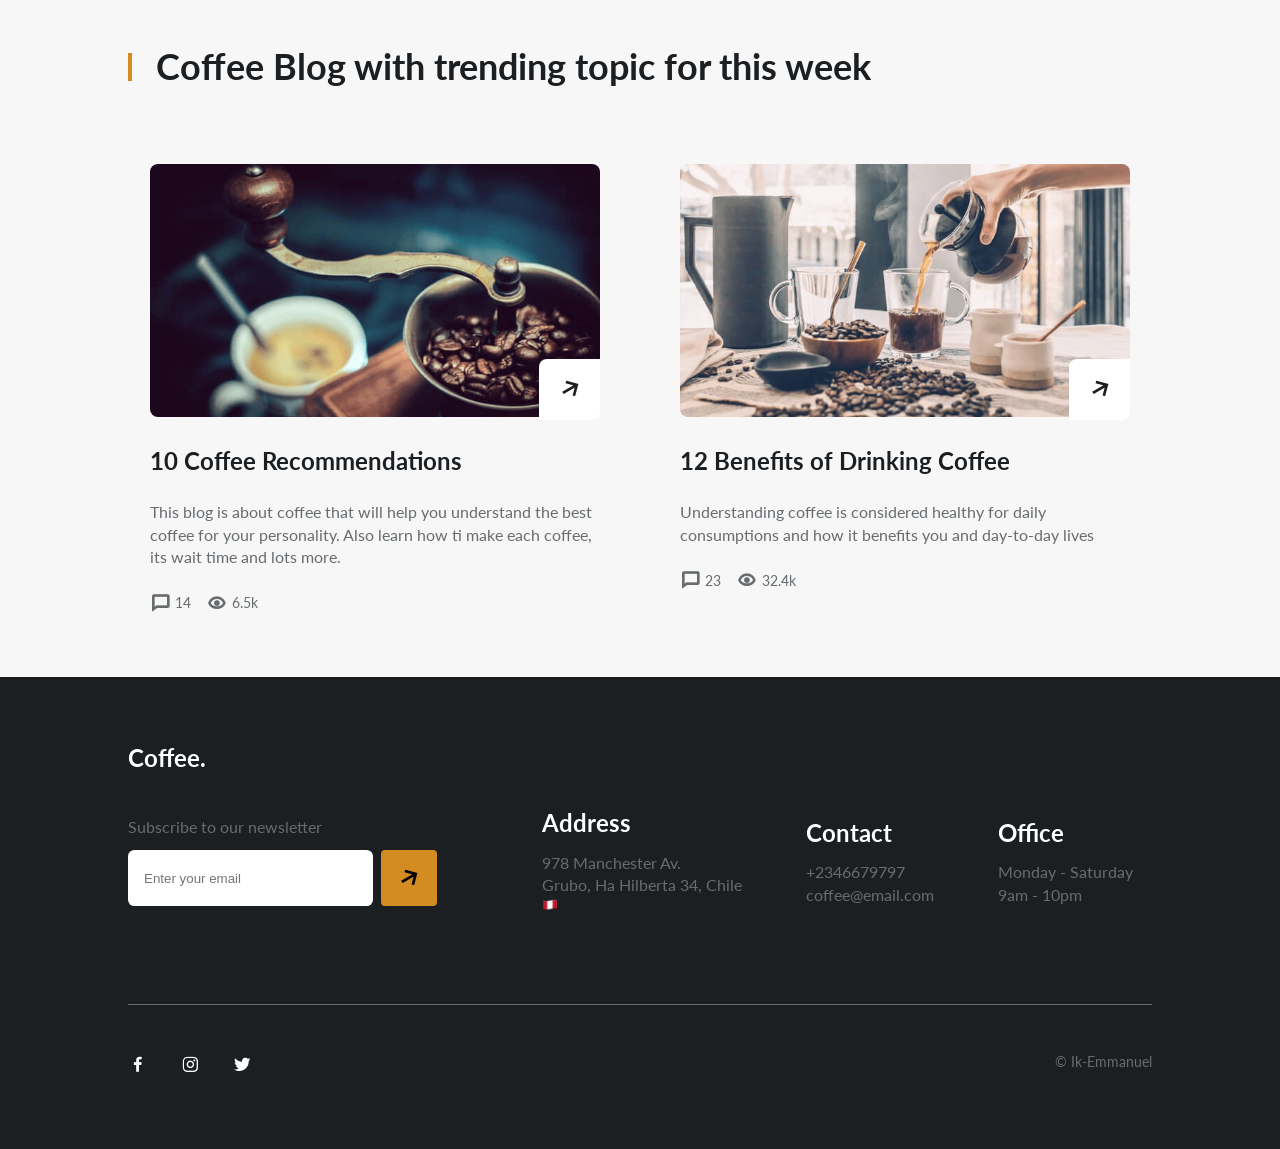
<file: showcase/Coffee/index.html>
<!DOCTYPE html>
<html lang="en">
  <head>
    <meta charset="UTF-8" />
    <meta name="viewport" content="width=device-width, initial-scale=1.0" />

    <!--=============== FAVICON ===============-->
    <link
      rel="shortcut icon"
      href="assets/img/favicon.png"
      type="image/x-icon"
    />

    <!--=============== BOXICONS ===============-->
    <link
      href="https://unpkg.com/boxicons@2.1.2/css/boxicons.min.css"
      rel="stylesheet"
    />

    <!--=============== CSS ===============-->
    <link rel="stylesheet" href="assets/css/styles.css" />

    <title>Coffee Town</title>
  </head>

  <body>
    <!--==================== LOADER ====================-->

    <div class="load" id="load">
        <img src="assets/img/loadcoffee.gif" alt="" class="load__gif">
    </div>

    <!--==================== HEADER ====================-->
    <header class="header" id="header">
      <nav class="nav container">
        <a href="#" class="nav__logo">
          <img src="assets/img/logo.png" alt="" class="nav__logo-img" /> Coffee.
        </a>
        <div class="nav__menu" id="nav-menu">
          <ul class="nav__list">
            <li class="nav__item">
              <a href="#home" class="nav__link active-link ">Home</a>
            </li>
            <li class="nav__item">
              <a href="#products" class="nav__link">Products</a>
            </li>
            <li class="nav__item">
              <a href="#premium" class="nav__link">Premium</a>
            </li>
            <li class="nav__item">
              <a href="#blog" class="nav__link">Blog</a>
            </li>
          </ul>
          <div class="nav__close" id="nav-close">
            <i class="bx bx-x"></i>
          </div>
        </div>

        <!-- Toggle button  -->
        <div class="nav__toggle" id="nav-toggle">
          <i class="bx bx-grid-alt"> </i>
        </div>
      </nav>
    </header>

    <!--==================== MAIN ====================-->
    <main>
      <!--==================== HOME ====================-->
      <section class="home grid" id="home">
        <div class="home__container">
          <div class="home__content container">
            <h1 class="home__title">
              Enjoy Your Premium Tasting Coffee Today <span>.</span>
            </h1>
            <p class="home__description">
              Buy the best and most delicious coffees.
            </p>

            <div class="home__data">
              <div class="home__data-group">
                <h2 class="home__data-number">150k</h2>
                <h3 class="home__data-title">Testimonials</h3>
                <p class="home__data-description">
                  Testimonial from various customers who trust us.
                </p>
              </div>

              <div class="home__data-group">
                <h2 class="home__data-number">60K</h2>
                <h3 class="home__data-title">Exclusive Products</h3>
                <p class="home__data-description">
                  Premium preparations with quality ingredients.
                </p>
              </div>
            </div>

            <a href="#specialty">
              <img src="assets/img/scroll.png" alt="" class="home__scroll" />
            </a>
          </div>
        </div>

        <img src="assets/img/home.png" alt="" class="home__img" />
      </section>

      <!--==================== ESPECIALTY ====================-->
      <div class="specialty section container" id="specialty">
        <div class="specialty__container">
          <div class="specialty__box">
            <h2 class="section__title">
              Special coffees that make you happy and cheer you up!
            </h2>

            <div>
              <a href="#" class="button specialty__button">See more</a>
            </div>
          </div>

          <div class="specialty__category">
            <div class="specialty__group specialty__line">
              <img
                src="assets/img/specialty1.png"
                alt=""
                class="specialty__img"
              />

              <h3 class="specialty__title">Selected Coffee</h3>
              <p class="specialty__description">
                We select the best premium coffee, for a true taste.
              </p>
            </div>

            <div class="specialty__group specialty__line">
              <img
                src="assets/img/specialty2.png"
                alt=""
                class="specialty__img"
              />

              <h3 class="specialty__title">Delicious Cookies</h3>
              <p class="specialty__description">
                Enjoy your coffee with some hot cookies.
              </p>
            </div>

            <div class="specialty__group">
              <img
                src="assets/img/specialty3.png"
                alt=""
                class="specialty__img"
              />

              <h3 class="specialty__title">Enjoy at Home</h3>
              <p class="specialty__description">
                Enjoy the best coffee in the comfort of your home.
              </p>
            </div>
          </div>
        </div>
      </div>

      <!--==================== PRODUCTS ====================-->
      <section class="products section" id="products">

        <div class="products__container container">
            <h2 class="section__title">
               Choose our delicious and best products 
            </h2>

            <ul class="products__filters">
                <li class="products__item  products__line active-product" data-filter=".delicacies">
                    <h3 class="products__title">
                        New Delicacies
                    </h3>
                    <span class="products__stock">
                        3 products
                    </span>
                </li>

                <li class="products__item  products__line" data-filter=".coffee">
                    <h3 class="products__title">
                        Hot Coffee
                    </h3>
                    <span class="products__stock">
                        4 products
                    </span>
                </li>
                
                <li class="products__item products__line" data-filter=".cake">
                    <h3 class="products__title">
                        Cakes And Delicacies
                    </h3>
                    <span class="products__stock">
                        4 products
                    </span>
                </li>
            </ul>

            <div class="products__content grid">
                
            <!--========== Delicacies =========-->
                <article class="products__card delicacies">
                    <div class="products__shape">
                        <img src="assets/img/delicacies1.png" alt="" class="products__img">
                    </div>

                    <div class="products__data">
                        <h2 class="products__price">$5</h2>
                        <h3 class="products__name">Cookies</h3>
                        <button class="button products__button">
                            <i class="bx bx-shopping-bag"></i>
                        </button>

                    </div>
                </article>

                <article class="products__card delicacies">
                    <div class="products__shape">
                        <img src="assets/img/delicacies2.png" alt="" class="products__img">
                    </div>

                    <div class="products__data">
                        <h2 class="products__price">$6</h2>
                        <h3 class="products__name">Croissant</h3> 
                        <button class="button products__button">
                            <i class="bx bx-shopping-bag"></i>
                        </button>

                    </div>
                </article>

                <article class="products__card delicacies">
                    <div class="products__shape">
                        <img src="assets/img/delicacies3.png" alt="" class="products__img">
                    </div>

                    <div class="products__data">
                        <h2 class="products__price">$4</h2>
                        <h3 class="products__name">Croissant</h3> 
                        <button class="button products__button">
                            <i class="bx bx-shopping-bag"></i>
                        </button>

                    </div>
                </article>


            <!--========== Coffee =========-->
            
            <article class="products__card coffee">
                <div class="products__shape">
                    <img src="assets/img/coffee1.png" alt="" class="products__img">
                </div>

                <div class="products__data">
                    <h2 class="products__price">$7</h2>
                    <h3 class="products__name">Black Coffee</h3> 
                    <button class="button products__button">
                        <i class="bx bx-shopping-bag"></i>
                    </button>

                </div>
            </article>

            <article class="products__card coffee">
                <div class="products__shape">
                    <img src="assets/img/coffee2.png" alt="" class="products__img">
                </div>

                <div class="products__data">
                    <h2 class="products__price">$12</h2>
                    <h3 class="products__name">Pure Coffee</h3> 
                    <button class="button products__button">
                        <i class="bx bx-shopping-bag"></i>
                    </button>

                </div>
            </article>

            <article class="products__card coffee">
                <div class="products__shape">
                    <img src="assets/img/coffee3.png" alt="" class="products__img">
                </div>

                <div class="products__data">
                    <h2 class="products__price">$9</h2>
                    <h3 class="products__name">Milk Coffee</h3> 
                    <button class="button products__button">
                        <i class="bx bx-shopping-bag"></i>
                    </button>

                </div>
            </article>

            <article class="products__card coffee">
                <div class="products__shape">
                    <img src="assets/img/coffee4.png" alt="" class="products__img">
                </div>

                <div class="products__data">
                    <h2 class="products__price">$9</h2>
                    <h3 class="products__name">Moka Coffee</h3> 
                    <button class="button products__button">
                        <i class="bx bx-shopping-bag"></i>
                    </button>

                </div>
            </article>
            
            <!--==========  Cakes=========-->
            
            <article class="products__card cake">
                <div class="products__shape">
                    <img src="assets/img/cake1.png" alt="" class="products__img">
                </div>

                <div class="products__data">
                    <h2 class="products__price">$6</h2>
                    <h3 class="products__name">Cream Cake</h3> 
                    <button class="button products__button">
                        <i class="bx bx-shopping-bag"></i>
                    </button>

                </div>
            </article>

            <article class="products__card cake">
                <div class="products__shape">
                    <img src="assets/img/cake2.png" alt="" class="products__img">
                </div>

                <div class="products__data">
                    <h2 class="products__price">$5</h2>
                    <h3 class="products__name">Chocolate Croissant</h3> 
                    <button class="button products__button">
                        <i class="bx bx-shopping-bag"></i>
                    </button>

                </div>
            </article>

            <article class="products__card cake">
                <div class="products__shape">
                    <img src="assets/img/cake3.png" alt="" class="products__img">
                </div>

                <div class="products__data">
                    <h2 class="products__price">$15</h2>
                    <h3 class="products__name">Pancake</h3> 
                    <button class="button products__button">
                        <i class="bx bx-shopping-bag"></i>
                    </button>

                </div>
            </article>

            <article class="products__card cake">
                <div class="products__shape">
                    <img src="assets/img/cake4.png" alt="" class="products__img">
                </div>

                <div class="products__data">
                    <h2 class="products__price">$12</h2>
                    <h3 class="products__name">Milk Cake</h3> 
                    <button class="button products__button">
                        <i class="bx bx-shopping-bag"></i>
                    </button>

                </div>
            </article>

            </div>

        </div>
      </section>

      <!--==================== QUALITY ====================-->
      <section class="quality section" id="premium">
        <div class="quality__container container">

            <h2 class="section__title">
                We offer premium and better quality preparations just for you 
            </h2>

            <div class="quality__content grid">
                <div class="quality__images">
                    <img src="assets/img/quality1.png" alt="" class="quality__img-big">
                    <img src="assets/img/quality2.png" alt="" class="quality__img-small">

                </div>

                <div class="quality__data">
                    <h1 class="quality__title">Premium Coffee</h1>
                    <h2 class="quality__price">$94.99</h2>
                    <span class="quality__special">Special Price</span>
                    <p class="quality__description">
                        We are delighted with our coffee. That's why you get the best premium coffee plus the kettle made of resistant material all for a special price.
                    </p>

                    <div class="quality__buttons">
                        <button class="button">
                            Buy Now
                        </button>

                        <a href="#" class="quality__button">See more
                            <i class="bx bx-right-arrow-alt"></i>
                        </a>
                    </div>
                </div>
            </div>


        </div>
      </section>

      <!--==================== LOGOS ====================-->
      <section class="logo section">

            <div class="logo__container container grid">

                <img src="assets/img/logocoffee1.png" alt="" class="logo__img">
                <img src="assets/img/logocoffee2.png" alt="" class="logo__img">
                <img src="assets/img/logocoffee3.png" alt="" class="logo__img">
                <img src="assets/img/logocoffee4.png" alt="" class="logo__img">
                <img src="assets/img/logocoffee5.png" alt="" class="logo__img">
            </div>


      </section>

      <!--==================== BLOG ====================-->
      <section class="blog section" id="blog">
        <div class="blog__container container">
            <h2 class="section__title">
                Coffee Blog with trending topic for this week  
            </h2>

            <div class="blog__content grid">
                <article class="blog__card">
                    <div class="blog__image">
                        <img src="assets/img/blog1.png" alt="" class="blog__img">
                        <a href="" class="blog__button">
                            <i class="bx bx-right-arrow-alt"></i>
                        </a>
                    </div>

                        <div class="blog__data">
                            <h2 class="blog__title">
                                10 Coffee Recommendations
                            </h2>
                            <p class="blog__description">
                                This blog is about coffee that will help you understand the best coffee for your personality. Also learn how ti make each coffee, its wait time and lots more.
                            </p>

                            <div class="blog__footer">
                                <div class="blog__reaction">
                                    <i class="bx bx-comment"> </i>
                                    <span>14</span>
                                </div>
                                <div class="blog__reaction">
                                    <i class="bx bx-show"> </i>
                                    <span> 6.5k</span>
                                </div>
                            </div>
                        </div>

                </article>
                <article class="blog__card">
                    <div class="blog__image">
                        <img src="assets/img/blog2.png" alt="" class="blog__img">
                        <a href="" class="blog__button">
                            <i class="bx bx-right-arrow-alt"></i>
                        </a>
                    </div>

                        <div class="blog__data">
                            <h2 class="blog__title">
                                12 Benefits of Drinking Coffee
                            </h2>
                            <p class="blog__description">
                                Understanding coffee is considered healthy for daily consumptions and how it benefits you and day-to-day lives
                            </p>

                            <div class="blog__footer">
                                <div class="blog__reaction">
                                    <i class="bx bx-comment"></i>
                                    <span>23 </span>
                                </div>
                                <div class="blog__reaction">
                                    <i class="bx bx-show"></i>
                                    <span> 32.4k</span>
                                </div>
                            </div>
                        </div>

                </article>
            </div>
        </div>


      </section>
    </main>

    <!--==================== FOOTER ====================-->
    <footer class="footer">
        <div class="footer__container container">
            <h1 class="footer__title"> Coffee.</h1>
            <div class="footer__content grid">
                <div class="footer__data">
                  <p class="footer__description">
                    Subscribe to our newsletter
                  </p>  

                  <div class="footer__newsletter">
                    <input type="email" class="footer__input" placeholder="Enter your email">
                    <button class="footer__button">
                        <i class="bx bx-right-arrow-alt"></i>
                    </button>
                  </div>
                </div>


                <div class="footer__data">
                    <h2 class="footer__subtitle">
                        Address
                    </h2>
                    <p class="footer__information">
                        978 Manchester Av. <br> Grubo, Ha Hilberta 34, Chile
                    </p>
                    <img src="assets/img/footerflag.png" alt="" class="footer__flag">
                </div>


                <div class="footer__data">
                    <h2 class="footer__subtitle">
                        Contact
                    </h2>
                    <p class="footer__information">
                        +2346679797 <br>
                        coffee@email.com
                    </p>
                </div>


                <div class="footer__data">
                    <h2 class="footer__subtitle">
                        Office
                    </h2>
                    <p class="footer__information">
                        Monday - Saturday <br>
                        9am - 10pm
                    </p>
                </div>
            </div>

            <div class="footer__group">
                <ul class="footer__social">
                    <a href="htt[s://www.facebook.com"  target="_blank"  class="footer__social-link">
                        <i class="bx bxl-facebook"></i>
                    </a>
                    <a href="htt[s://www.instagram.com"  target="_blank" class="footer__social-link">
                        <i class="bx bxl-instagram"></i>
                    </a>
                    <a href="htt[s://www.twitter.com"   target="_blank" class="footer__social-link">
                        <i class="bx bxl-twitter"></i>  
                    </a>
                </ul>

                <span class="footer__copy">
                   &#169 Ik-Emmanuel 
                </span>
            </div>
        </div>

    </footer>

    <!--========== SCROLL UP ==========-->
    <a href="#" class="scrollup" id="scroll-up">
        <i class="bx bx-up-arrow-alt"></i>
    </a>

    <!--=============== MIXITUP FILTER ===============-->
    <script src="assets/js/mixitup.min.js"></script>

    <!--=============== MAIN JS ===============-->
    <script src="assets/js/main.js"></script>
  </body>
</html>
</file>
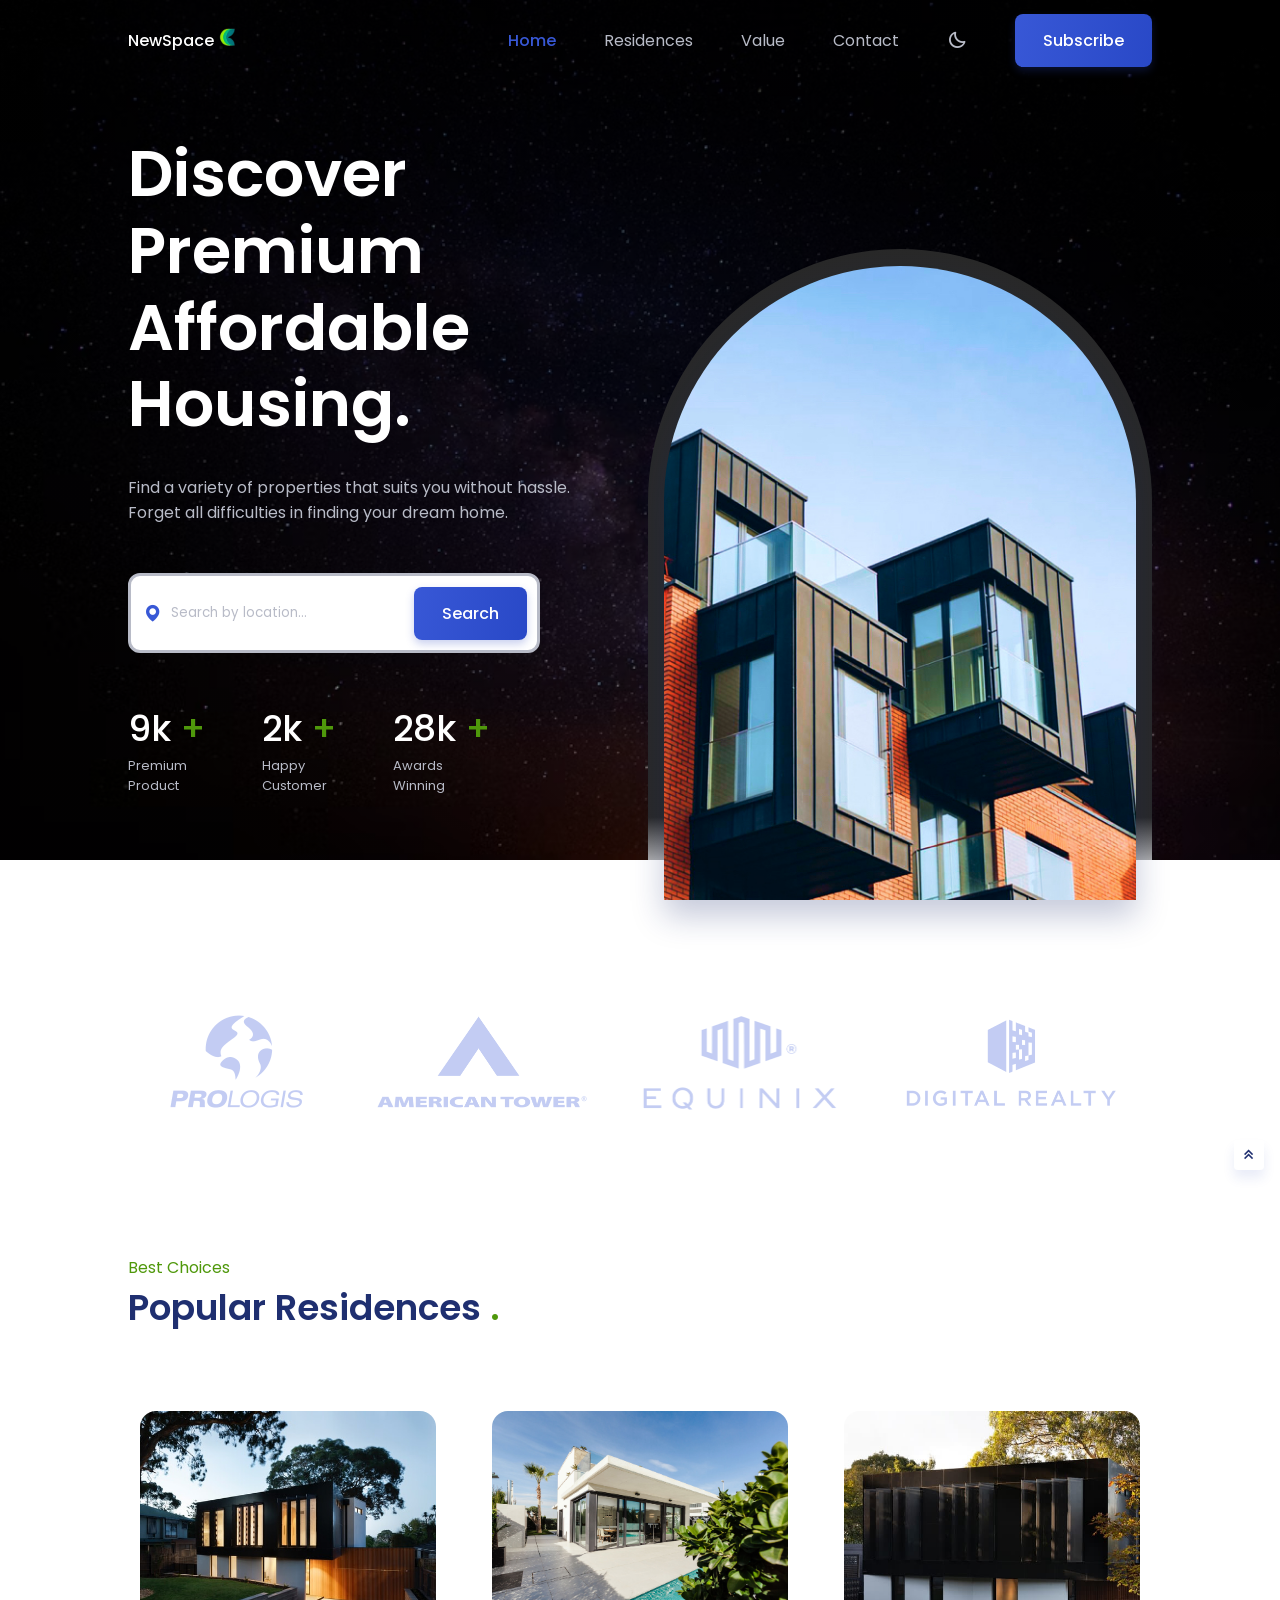
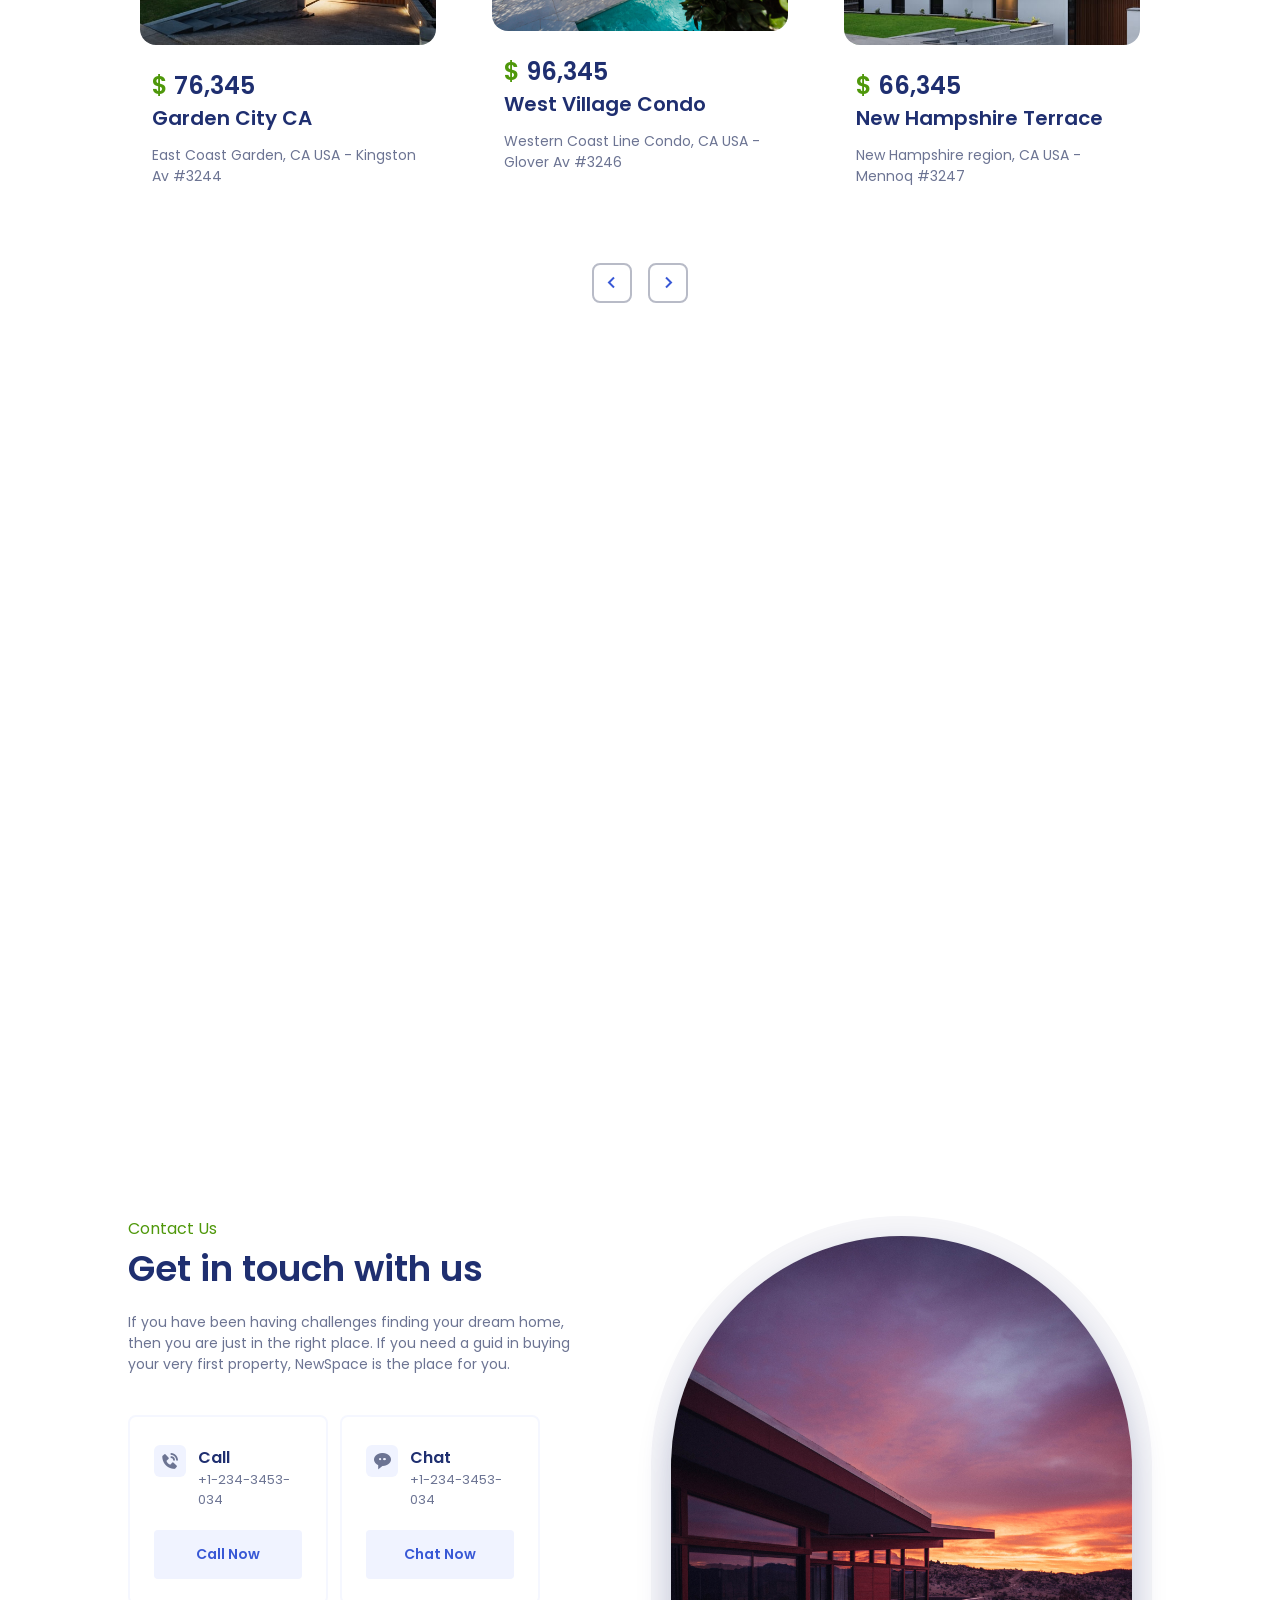
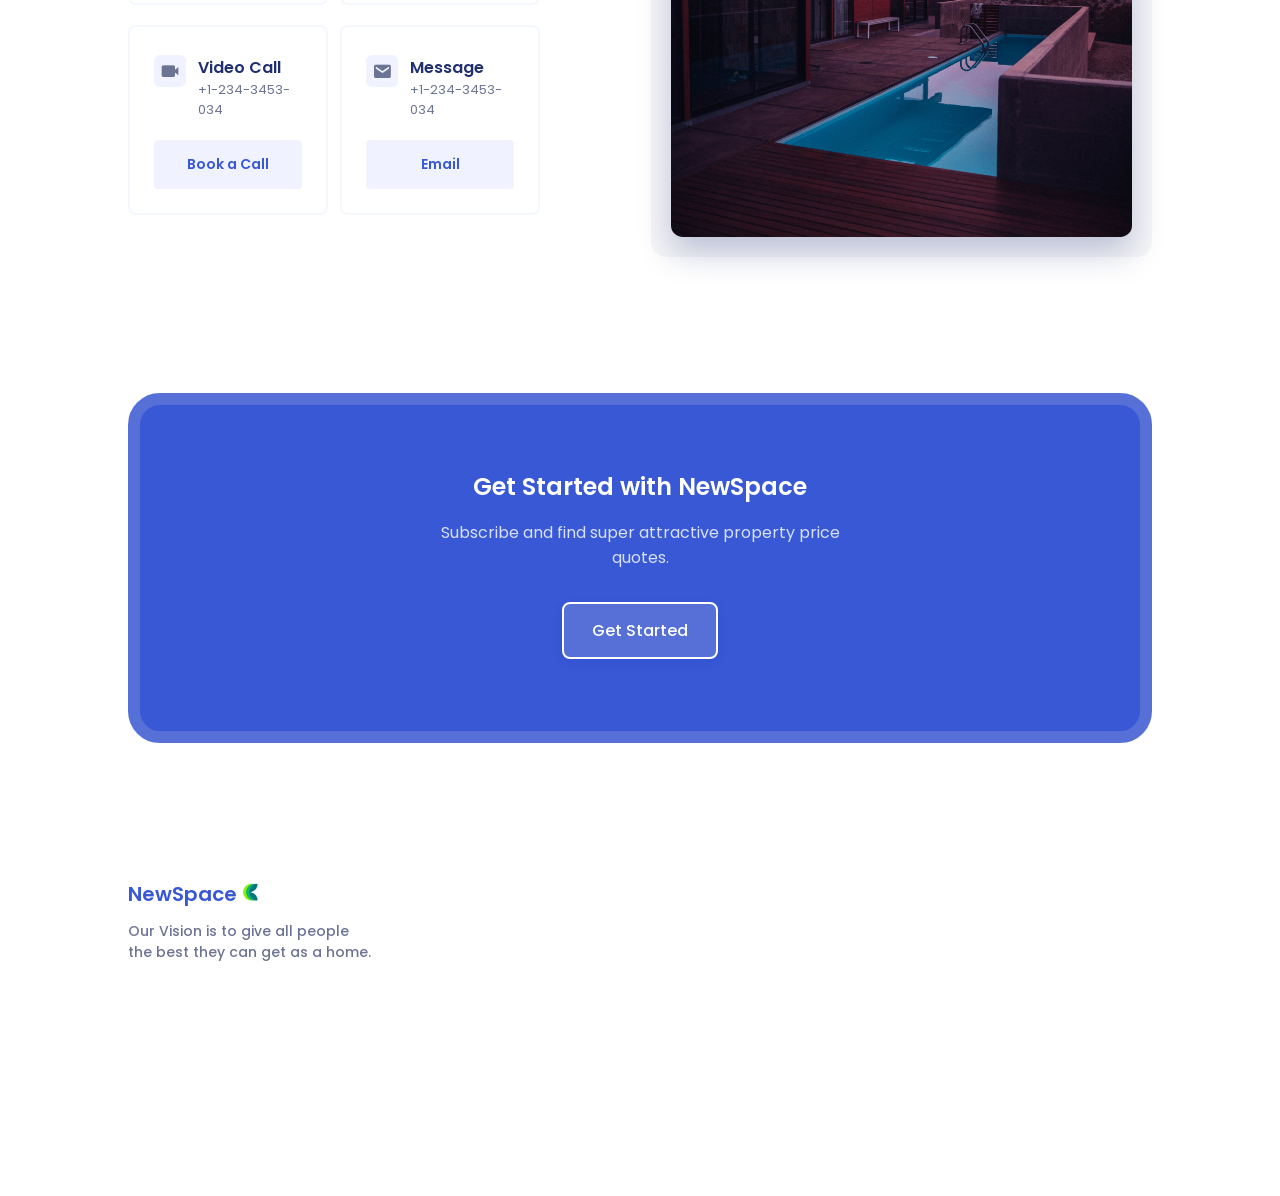
<file: showcase/Nuspace/index.html>
<!DOCTYPE html>
    <html lang="en">
    <head>
        <meta charset="UTF-8">
        <meta name="viewport" content="width=device-width, initial-scale=1.0">

        <!--=============== FAVICON ===============-->
        <link rel="shortcut icon" href="assets/img/Nuspace.png" type="image/x-icon">

        <!--=============== BOXICONS ===============-->
        <link href='https://unpkg.com/boxicons@2.1.2/css/boxicons.min.css' rel='stylesheet'>
        
        <!--=============== SWIPER CSS ===============-->
        <link rel="stylesheet" href="assets/css/swiper-bundle.min.css">

        <!--=============== CSS ===============-->
        <link rel="stylesheet" href="assets/css/styles.css">

        <title>NewSpace Real Estates</title>
    </head>
    <body>
        <!--==================== HEADER ====================-->
        <header class="header" id="header">
            <nav class="nav container">
                <a href="#" class="nav__logo">NewSpace <i class=''> <img src="assets/img/Nuspace.png" width="20" height="20" alt=""></i> </a>
                <div class="nav__menu">
                    <ul class="nav__list">
                        <li class="nav__item">
                            <a href="#home" class="nav__link active-link">
                                <i class='bx bx-home-alt-2' ></i><span>Home</span>
                            </a>
                        </li>

                        <li class="nav__item">
                            <a href="#popular" class="nav__link">
                                <i class='bx bx-building-house' ></i>
                                <span>Residences</span>
                            </a>
                        </li>

                        <li class="nav__item">
                            <a href="#value" class="nav__link">
                                <i class='bx bx-award' ></i>
                                <span>Value</span>
                            </a>
                        </li>

                        <li class="nav__item">
                            <a href="#contact" class="nav__link">
                                <i class='bx bx-phone'></i>
                                <span>Contact</span>
                            </a>
                        </li>

                    </ul>
                </div>

                <!-- Theme change buttons  -->
                <i class="bx bx-moon change-theme" id="theme-button"></i>

                <a href="#Subscribe" class="button nav__button"> Subscribe</a>
                
            </nav>

          
        </header>

        <!--==================== MAIN ====================-->
        <main class="main">
            <!--==================== HOME ====================-->
            <section class="home section" id="home">
                <div class="home__container container grid">
                    <div class="home__data">
                        <h1 class="home__title">
                           Discover <br> Premium <br>
                          Affordable Housing.
                        </h1>
                        <p class="home__description">
                            Find a variety of properties that suits you without hassle. Forget all difficulties in finding your dream home.
                        </p>
                        <form action="" class="home__search">
                            <i class='bx bxs-map'></i>
                            <input type="search" class="home__search-input" placeholder="Search by location...">
                            <button class="button">Search</button>
                        </form>

                        <div class="home__value">
                            <div>
                                <h1 class="home__value-number">
                                    9k <span>+</span>
                                </h1>
                                <span class="home__value-description">
                                    Premium <br> Product
                                </span>
                            </div>
                            <div>
                                <h1 class="home__value-number">
                                    2k <span>+</span>
                                </h1>
                                <span class="home__value-description">
                                    Happy<br> Customer
                                </span>
                            </div>
                            <div>
                                <h1 class="home__value-number">
                                    28k <span>+</span>
                                </h1>
                                <span class="home__value-description">
                                    Awards <br> Winning
                                </span>
                            </div>
                        </div>
                    </div>

                    <div class="home__images">
                        <div class="home__orbe"></div>
                        <div class="home__img">
                            <img src="assets/img/home.jpg" alt="">
                        </div>
                    </div>
                </div>
            </section>

            <!--==================== LOGOS ====================-->
            <section class="logos section">
                <div class="logos__container container grid">
                    <div class="logos__img">
                        <img src="./assets/img/logo1.png" alt="">
                    </div>
                    <div class="logos__img">
                        <img src="./assets/img/logo2.png" alt="">
                    </div>
                    <div class="logos__img">
                        <img src="./assets/img/logo3.png" alt="">
                    </div>
                    <div class="logos__img">
                        <img src="./assets/img/logo4.png" alt="">
                    </div>
                </div>
                
            </section>

            <!--==================== POPULAR ====================-->
            <section class="popular section" id="popular">
                <div class="container">
                    <span class="section__subtitle">Best Choices</span>
                    <h2 class="section__title">
                        Popular Residences <span>.</span>
                    </h2>
                    <div class="popular__container swiper">
                        <div class="swiper-wrapper">
                            <article class="popular__card swiper-slide">
                                <img src="./assets/img/popular1.jpg" alt="" class="popular__img">

                                <div class="popular__data">
                                    <h2 class="popular__price">
                                        <span>$</span> 76,345
                                    </h2>
                                    <h3 class="popular__title">
                                        Garden City CA
                                    </h3>
                                    <p class="popular__description">
                                        East Coast Garden, CA USA - Kingston Av #3244
                                    </p>
                                </div>
                            </article>

                            <article class="popular__card swiper-slide">
                                <img src="./assets/img/hero_bg_1.jpg" alt="" class="popular__img">

                                <div class="popular__data">
                                    <h2 class="popular__price">
                                        <span>$</span> 96,345
                                    </h2>
                                    <h3 class="popular__title">
                                        West Village Condo
                                    </h3>
                                    <p class="popular__description">
                                        Western Coast Line Condo, CA USA - Glover Av #3246
                                    </p>
                                </div>
                            </article>

                            <article class="popular__card swiper-slide">
                                <img src="./assets/img/popular3.jpg" alt="" class="popular__img">

                                <div class="popular__data">
                                    <h2 class="popular__price">
                                        <span>$</span> 66,345
                                    </h2>
                                    <h3 class="popular__title">
                                        New Hampshire Terrace
                                    </h3>
                                    <p class="popular__description">
                                        New Hampshire region, CA USA - Mennoq #3247
                                    </p>
                                </div>
                            </article>
                            <article class="popular__card swiper-slide">
                                <img src="./assets/img/hero_bg_4.jpg" alt="" class="popular__img">

                                <div class="popular__data">
                                    <h2 class="popular__price">
                                        <span>$</span> 56,345
                                    </h2>
                                    <h3 class="popular__title">
                                        Crook City
                                    </h3>
                                    <p class="popular__description">
                                        Miles region, CA USA - Stackflee Av #4245
                                    </p>
                                </div>
                            </article>
                            <article class="popular__card swiper-slide">
                                <img src="./assets/img/stephen-leonardi-XKIO6ZgCObo-unsplash.jpg" alt="" class="popular__img">

                                <div class="popular__data">
                                    <h2 class="popular__price">
                                        <span>$</span> 56,345
                                    </h2>
                                    <h3 class="popular__title">
                                        Havana Homes
                                    </h3>
                                    <p class="popular__description">
                                        East Coast Garden, CA USA - Kingston Av #3245
                                    </p>
                                </div>
                            </article>

                            <article class="popular__card swiper-slide">
                                <img src="./assets/img/hero_bg_1.jpg" alt="" class="popular__img">

                                <div class="popular__data">
                                    <h2 class="popular__price">
                                        <span>$</span> 96,345
                                    </h2>
                                    <h3 class="popular__title">
                                        West Village Condo
                                    </h3>
                                    <p class="popular__description">
                                        Western Coast Line Condo, CA USA - Glover Av #3246
                                    </p>
                                </div>
                            </article>
                            
                        
                        </div>
                        <div class="swiper-button-next">
                            <i class='bx bx-chevron-right'></i>
                        </div>
                        <div class="swiper-button-prev">
                            <i class='bx bx-chevron-left' ></i>
                        </div>
                    </div>
                </div>
            </section>

            <!--==================== VALUE ====================-->
            <section class="value section" id="value">
                <div class="value__container container grid">
                    <div class="value__images">
                        <div class="value__orbe"></div>


                            <div class="value__img">
                                <img src="assets/img/value.jpg" alt="">
                            </div>
                    </div>

                        <div class="value__content">
                            <div class="value__data">
                                <span class="section__subtitle">Our Values</span>
                                <h2 class="section__title">
                                    Value Offerings  <span>.</span>
                                </h2>

                                <p class="value__description">
                                    We are always ready to help, providing you with the best service at all times. We believe a good place to live, is capable of transforming your life for the better.
                                </p>
                            </div>

                            <div class="value__accordion">
                                <div class="value__accordion-item">
                                    <header class="value__accordion-header">
                                        <i class="bx bxs-shield-x value__accordion-icon"></i>
                                        <h3 class="value__accordion-title">
                                            Best Interest rates on the market
                                        </h3>
                                        <div class="value__accordion-arrow">
                                            <i class="bx bxs-down-arrow"></i>
                                        </div>
                                    </header>
                                    <div class="value__accordion-content">
                                        <p class="value__accordion-description">
                                            We provide best industry prices, cheapest you can get for the value of property offered. We guarantee no price change on your property due to various unexpected costs that may occur
                                        </p>
                                    </div>
                                </div>

                                <div class="value__accordion-item">
                                    <header class="value__accordion-header">
                                        <i class="bx bxs-x-square value__accordion-icon"></i>
                                        <h3 class="value__accordion-title">
                                            Prevent unstable prices
                                        </h3>
                                        <div class="value__accordion-arrow">
                                            <i class="bx bxs-down-arrow"></i>
                                        </div>
                                    </header>
                                    <div class="value__accordion-content">
                                        <p class="value__accordion-description">
                                            We provide best industry prices, cheapest you can get for the value of property offered. We guarantee no price change on your property due to various unexpected costs that may occur
                                        </p>
                                    </div>
                                </div>

                                <div class="value__accordion-item">
                                    <header class="value__accordion-header">
                                        <i class="bx bxs-bar-chart-square value__accordion-icon"></i>
                                        <h3 class="value__accordion-title">
                                            Best Prices on the market
                                        </h3>
                                        <div class="value__accordion-arrow">
                                            <i class="bx bxs-down-arrow"></i>
                                        </div>
                                    </header>
                                    <div class="value__accordion-content">
                                        <p class="value__accordion-description">
                                            We provide best industry prices, cheapest you can get for the value of property offered. We guarantee no price change on your property due to various unexpected costs that may occur
                                        </p>
                                    </div>
                                </div>

                                <div class="value__accordion-item">
                                    <header class="value__accordion-header">
                                        <i class="bx bxs-check-square value__accordion-icon"></i>
                                        <h3 class="value__accordion-title">
                                            Security of your data
                                        </h3>
                                        <div class="value__accordion-arrow">
                                            <i class="bx bxs-down-arrow"></i>
                                        </div>
                                    </header>
                                    <div class="value__accordion-content">
                                        <p class="value__accordion-description">
                                            We provide best industry prices, cheapest you can get for the value of property offered. We guarantee no price change on your property due to various unexpected costs that may occur
                                        </p>
                                    </div>
                                </div>
                            </div>
                        </div>
                    </div>
            
            </section>

            <!--==================== CONTACT ====================-->
            <section class="contact section" id="contact">
                <div class="contact__container container grid">
                    <div class="contact__images">
                        <div class="contact__orbe"> </div>

                            <div class="contact__img">
                                <img src="assets/img/contact.jpg" alt="">
                            </div>
                        </div> 
                   

                        <div class="contact__content">
                            <div class="contact__data">
                                <span class="section__subtitle">Contact Us</span>
                                <h2 class="section__title">
                                    Get in touch with us
                                </h2>
                                <p class="contact__description">
                                    If you have been having challenges finding your dream home, then you are just in the right place. If you need a guid in buying your very first property, NewSpace is the place for you.
                                </p>
                            </div>

                            <div class="contact__card">
                                <div class="contact__card-box">
                                    <div class="contact__card-info">
                                        <i class="bx bxs-phone-call"></i>
                                        <div>
                                            <h3 class="contact__card-title">
                                                Call
                                            </h3>
                                            <p class="contact__card-description">
                                                +1-234-3453-034
                                            </p>
                                        </div>
                                    </div>

                                    <button class="button contact__card-button">
                                        Call Now
                                    </button>
                                </div>


                                <div class="contact__card-box">
                                    <div class="contact__card-info">
                                        <i class="bx bxs-message-rounded-dots"></i>
                                        <div>
                                            <h3 class="contact__card-title">
                                                Chat
                                            </h3>
                                            <p class="contact__card-description">
                                                +1-234-3453-034
                                            </p>
                                        </div>
                                    </div>

                                    <button class="button contact__card-button">
                                        Chat Now
                                    </button>
                                </div>


                                <div class="contact__card-box">
                                    <div class="contact__card-info">
                                        <i class="bx bxs-video"></i>
                                        <div>
                                            <h3 class="contact__card-title">
                                                Video Call
                                            </h3>
                                            <p class="contact__card-description">
                                                +1-234-3453-034
                                            </p>
                                        </div>
                                    </div>

                                    <button class="button contact__card-button">
                                        Book a Call
                                    </button>
                                </div>

                                <div class="contact__card-box">
                                    <div class="contact__card-info">
                                        <i class="bx bxs-envelope"></i>
                                        <div>
                                            <h3 class="contact__card-title">
                                                Message
                                            </h3>
                                            <p class="contact__card-description">
                                                +1-234-3453-034
                                            </p>
                                        </div>
                                    </div>

                                    <button class="button contact__card-button">
                                        Email
                                    </button>
                                </div>
                            </div>
                        </div>   
                </div>
            </section>

            <!--==================== SUBSCRIBE ====================-->
            <section class="subscribe section" id="Subscribe">
                <div class="subscribe__container container">
                    <h1 class="subscribe__title">
                        Get Started with NewSpace
                    </h1>
                    <p class="subscribe__description">
                        Subscribe and find super attractive property price quotes. 
                    </p>
                    <a href="#" class="button subscribe__button">
                        Get Started
                    </a>
                </div>
                
            </section>
        </main>

        <!--==================== FOOTER ====================-->
        <footer class="footer section">
            <div class="footer__container container grid">
                <div>
                    <a href="#" class="footer__logo"> NewSpace  <i class=''> <img src="assets/img/Nuspace.png" width="20" height="20" alt=""></i>  </a>
                    <p class="footer__description">
                        Our Vision is to give all people <br> the best they can get as a home.
                    </p>
                </div>

                <div class="footer__content">
                    <div>
                        <h3 class="footer__title">
                            About
                        </h3>
                        <ul class="footer__links">
                            <li>
                                <a href="#" class="footer__link"> About Us</a>
                            </li>
                            <li>
                                <a href="#" class="footer__link">Features</a>
                            </li>
                            <li>
                                <a href="#" class="footer__link">News & BLog</a>
                            </li>
                        </ul>
                    </div>
                    <div>
                        <h3 class="footer__title">
                            Company
                        </h3>
                        <ul class="footer__links">
                            <li>
                                <a href="#" class="footer__link"> How We Work</a>
                            </li>
                            <li>
                                <a href="#" class="footer__link">Capital</a>
                            </li>
                            <li>
                                <a href="#" class="footer__link">Security</a>
                            </li>
                        </ul>
                    </div>
                    <div>
                        <h3 class="footer__title">
                            Support
                        </h3>
                        <ul class="footer__links">
                            <li>
                                <a href="#" class="footer__link"> FAQs</a>
                            </li>
                            <li>
                                <a href="#" class="footer__link">Support Center</a>
                            </li>
                            <li>
                                <a href="#" class="footer__link">COntact Us</a>
                            </li>
                        </ul>
                    </div>

                    <div>
                        <h3 class="footer__title">
                         Follow US
                        </h3>
                        <ul class="footer__social">
                           <a href="https://facebook.com" class="footer__social-link">
                               <i class="bx bxl-facebook-circle"></i>
                           </a>
                           <a href="https://instagram.com" class="footer__social-link">
                               <i class="bx bxl-instagram-alt"></i>
                           </a>
                           <a href="https:pintrest.com" class="footer__social-link">
                               <i class="bx bxl-pinterest"></i>
                           </a>
                        </ul>
                    </div>
                </div>
            </div>

            <div class="footer__info container">
                <span class="footer__copy">
                    &#169; IK-Emmanuel
                </span>

                <div class="footer__privacy">
                    <a href="#"> Terms & Agreement </a>
                    <a href="#"> Privacy Policy </a>
                </div>
            </div>

    
        </footer>


        <!--========== SCROLL UP ==========-->
        <a href="#" class="scrollup" id="scroll-up">
            <i class="bx bx-chevrons-up"></i>
        </a>


        <!--=============== SCROLLREVEAL ===============-->
        <script src="assets/js/scrollreveal.min.js"></script>

        <!--=============== SWIPER JS ===============-->
        <script src="assets/js/swiper-bundle.min.js"></script>

        <!--=============== MAIN JS ===============-->
        <script src="assets/js/main.js"></script>
    </body>
</html>
</file>
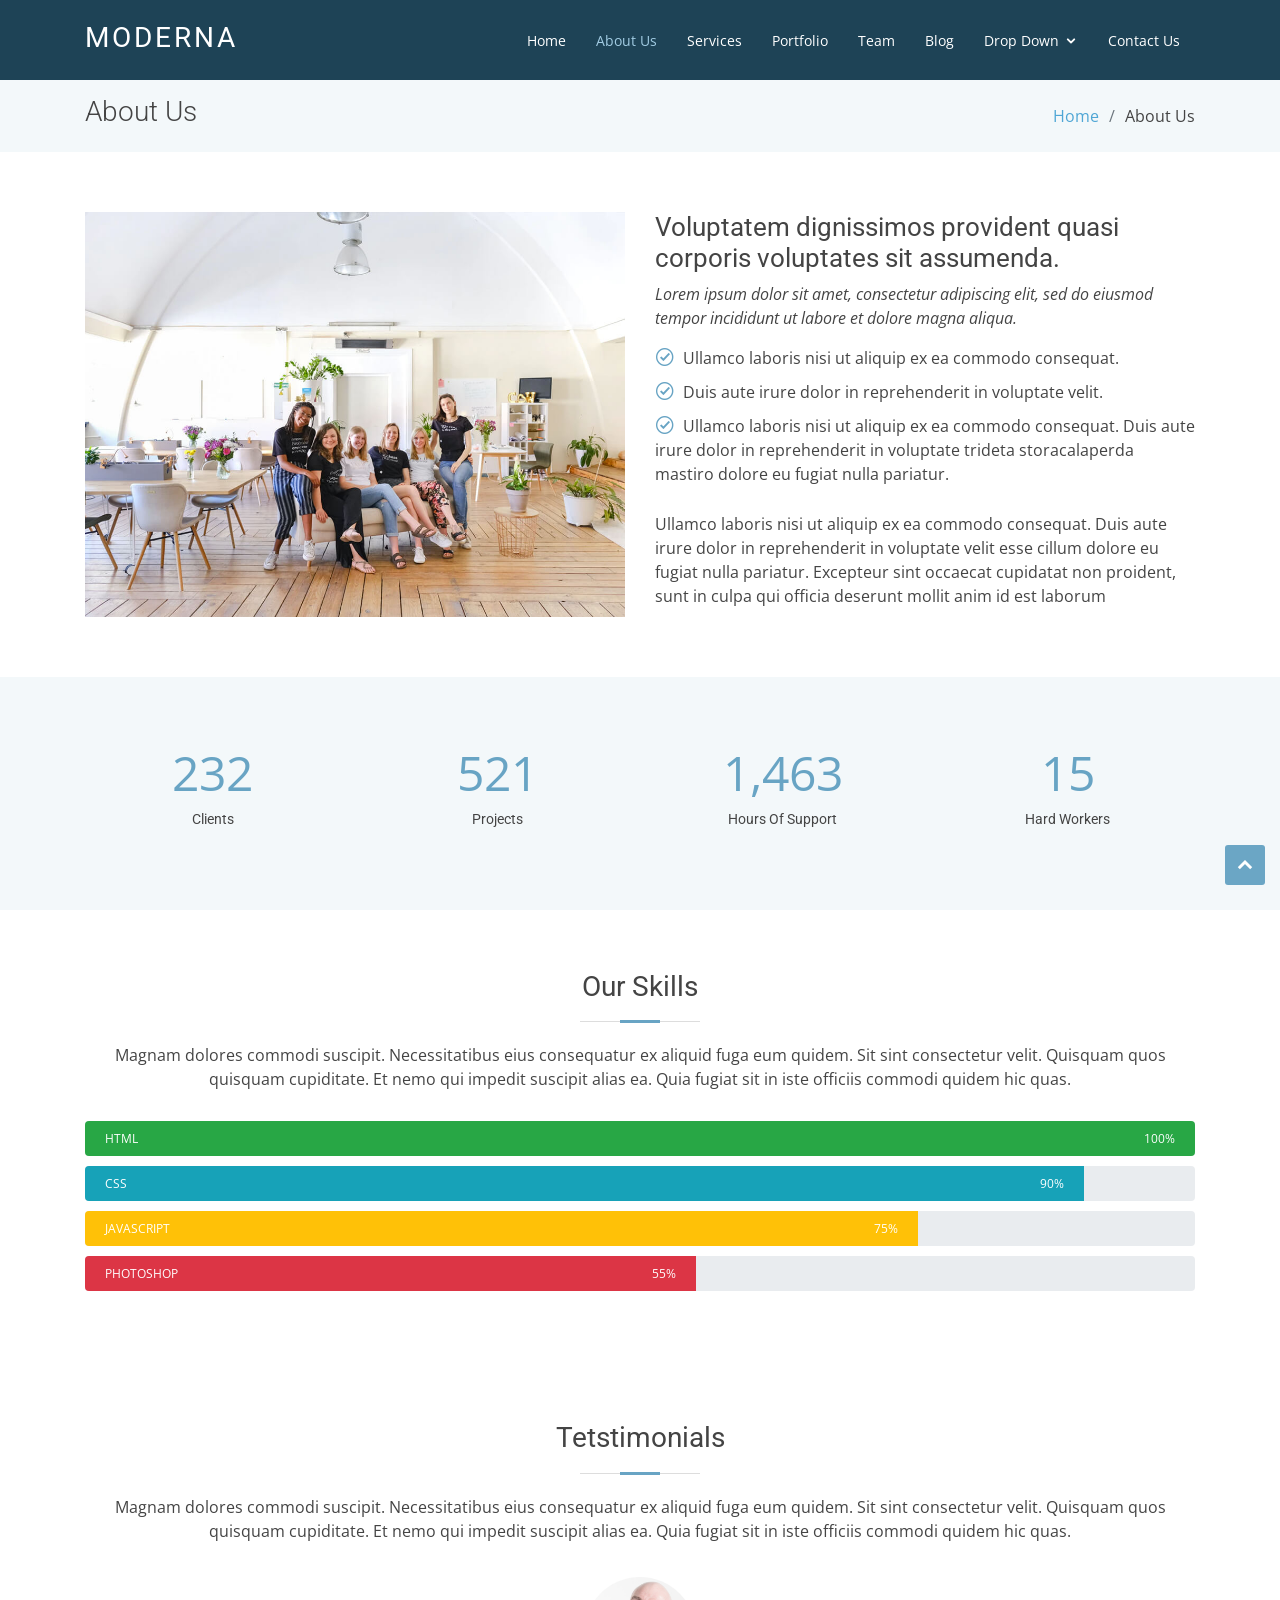
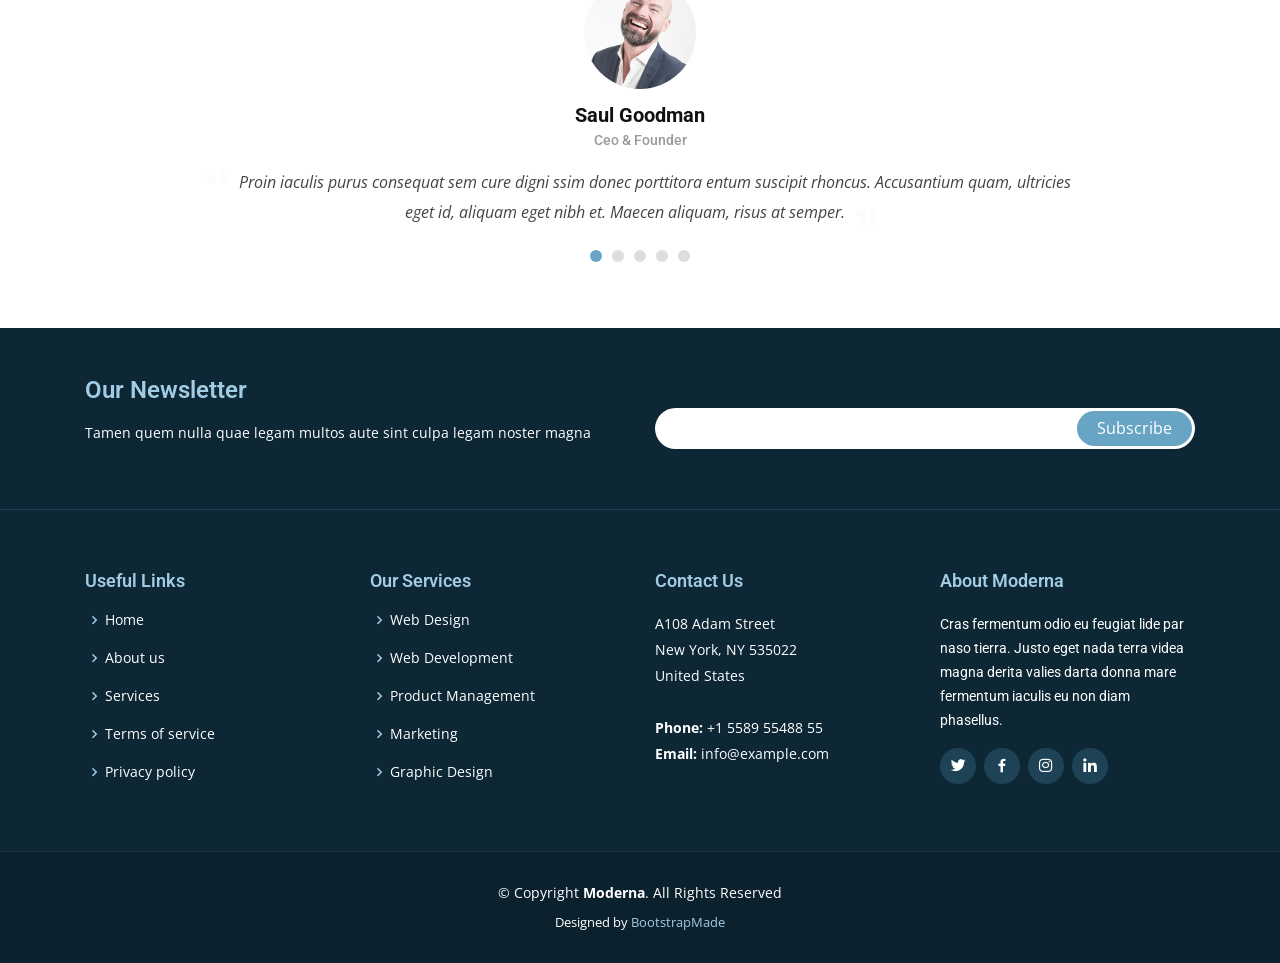
<file: Moderna/about.html>
<!DOCTYPE html>
<html lang="en">

<head>
  <meta charset="utf-8">
  <meta content="width=device-width, initial-scale=1.0" name="viewport">

  <title>About - Moderna Bootstrap Template</title>
  <meta content="" name="descriptison">
  <meta content="" name="keywords">

  <!-- Favicons -->
  <link href="assets/img/favicon.png" rel="icon">
  <link href="assets/img/apple-touch-icon.png" rel="apple-touch-icon">

  <!-- Google Fonts -->
  <link href="https://fonts.googleapis.com/css?family=Open+Sans:300,300i,400,400i,600,600i,700,700i|Roboto:300,300i,400,400i,500,500i,700,700i&display=swap" rel="stylesheet">

  <!-- Vendor CSS Files -->
  <link href="assets/vendor/bootstrap/css/bootstrap.min.css" rel="stylesheet">
  <link href="assets/vendor/animate.css/animate.min.css" rel="stylesheet">
  <link href="assets/vendor/icofont/icofont.min.css" rel="stylesheet">
  <link href="assets/vendor/boxicons/css/boxicons.min.css" rel="stylesheet">
  <link href="assets/vendor/venobox/venobox.css" rel="stylesheet">
  <link href="assets/vendor/owl.carousel/assets/owl.carousel.min.css" rel="stylesheet">
  <link href="assets/vendor/aos/aos.css" rel="stylesheet">

  <!-- Template Main CSS File -->
  <link href="assets/css/style.css" rel="stylesheet">

  <!-- =======================================================
  * Template Name: Moderna - v2.1.0
  * Template URL: https://bootstrapmade.com/free-bootstrap-template-corporate-moderna/
  * Author: BootstrapMade.com
  * License: https://bootstrapmade.com/license/
  ======================================================== -->
</head>

<body>

  <!-- ======= Header ======= -->
  <header id="header" class="fixed-top ">
    <div class="container">

      <div class="logo float-left">
        <h1 class="text-light"><a href="index.html"><span>Moderna</span></a></h1>
        <!-- Uncomment below if you prefer to use an image logo -->
        <!-- <a href="index.html"><img src="assets/img/logo.png" alt="" class="img-fluid"></a>-->
      </div>

      <nav class="nav-menu float-right d-none d-lg-block">
        <ul>
          <li><a href="index.html">Home</a></li>
          <li class="active"><a href="about.html">About Us</a></li>
          <li><a href="services.html">Services</a></li>
          <li><a href="portfolio.html">Portfolio</a></li>
          <li><a href="team.html">Team</a></li>
          <li><a href="blog.html">Blog</a></li>
          <li class="drop-down"><a href="">Drop Down</a>
            <ul>
              <li><a href="#">Drop Down 1</a></li>
              <li class="drop-down"><a href="#">Drop Down 2</a>
                <ul>
                  <li><a href="#">Deep Drop Down 1</a></li>
                  <li><a href="#">Deep Drop Down 2</a></li>
                  <li><a href="#">Deep Drop Down 3</a></li>
                  <li><a href="#">Deep Drop Down 4</a></li>
                  <li><a href="#">Deep Drop Down 5</a></li>
                </ul>
              </li>
              <li><a href="#">Drop Down 3</a></li>
              <li><a href="#">Drop Down 4</a></li>
              <li><a href="#">Drop Down 5</a></li>
            </ul>
          </li>
          <li><a href="contact.html">Contact Us</a></li>
        </ul>
      </nav><!-- .nav-menu -->

    </div>
  </header><!-- End Header -->

  <main id="main">

    <!-- ======= About Us Section ======= -->
    <section class="breadcrumbs">
      <div class="container">

        <div class="d-flex justify-content-between align-items-center">
          <h2>About Us</h2>
          <ol>
            <li><a href="index.html">Home</a></li>
            <li>About Us</li>
          </ol>
        </div>

      </div>
    </section><!-- End About Us Section -->

    <!-- ======= About Section ======= -->
    <section class="about" data-aos="fade-up">
      <div class="container">

        <div class="row">
          <div class="col-lg-6">
            <img src="assets/img/about.jpg" class="img-fluid" alt="">
          </div>
          <div class="col-lg-6 pt-4 pt-lg-0">
            <h3>Voluptatem dignissimos provident quasi corporis voluptates sit assumenda.</h3>
            <p class="font-italic">
              Lorem ipsum dolor sit amet, consectetur adipiscing elit, sed do eiusmod tempor incididunt ut labore et dolore
              magna aliqua.
            </p>
            <ul>
              <li><i class="icofont-check-circled"></i> Ullamco laboris nisi ut aliquip ex ea commodo consequat.</li>
              <li><i class="icofont-check-circled"></i> Duis aute irure dolor in reprehenderit in voluptate velit.</li>
              <li><i class="icofont-check-circled"></i> Ullamco laboris nisi ut aliquip ex ea commodo consequat. Duis aute irure dolor in reprehenderit in voluptate trideta storacalaperda mastiro dolore eu fugiat nulla pariatur.</li>
            </ul>
            <p>
              Ullamco laboris nisi ut aliquip ex ea commodo consequat. Duis aute irure dolor in reprehenderit in voluptate
              velit esse cillum dolore eu fugiat nulla pariatur. Excepteur sint occaecat cupidatat non proident, sunt in
              culpa qui officia deserunt mollit anim id est laborum
            </p>
          </div>
        </div>

      </div>
    </section><!-- End About Section -->

    <!-- ======= Facts Section ======= -->
    <section class="facts section-bg" data-aos="fade-up">
      <div class="container">

        <div class="row counters">

          <div class="col-lg-3 col-6 text-center">
            <span data-toggle="counter-up">232</span>
            <p>Clients</p>
          </div>

          <div class="col-lg-3 col-6 text-center">
            <span data-toggle="counter-up">521</span>
            <p>Projects</p>
          </div>

          <div class="col-lg-3 col-6 text-center">
            <span data-toggle="counter-up">1,463</span>
            <p>Hours Of Support</p>
          </div>

          <div class="col-lg-3 col-6 text-center">
            <span data-toggle="counter-up">15</span>
            <p>Hard Workers</p>
          </div>

        </div>

      </div>
    </section><!-- End Facts Section -->

    <!-- ======= Our Skills Section ======= -->
    <section class="skills" data-aos="fade-up">
      <div class="container">

        <div class="section-title">
          <h2>Our Skills</h2>
          <p>Magnam dolores commodi suscipit. Necessitatibus eius consequatur ex aliquid fuga eum quidem. Sit sint consectetur velit. Quisquam quos quisquam cupiditate. Et nemo qui impedit suscipit alias ea. Quia fugiat sit in iste officiis commodi quidem hic quas.</p>
        </div>

        <div class="skills-content">

          <div class="progress">
            <div class="progress-bar bg-success" role="progressbar" aria-valuenow="100" aria-valuemin="0" aria-valuemax="100">
              <span class="skill">HTML <i class="val">100%</i></span>
            </div>
          </div>

          <div class="progress">
            <div class="progress-bar bg-info" role="progressbar" aria-valuenow="90" aria-valuemin="0" aria-valuemax="100">
              <span class="skill">CSS <i class="val">90%</i></span>
            </div>
          </div>

          <div class="progress">
            <div class="progress-bar bg-warning" role="progressbar" aria-valuenow="75" aria-valuemin="0" aria-valuemax="100">
              <span class="skill">JavaScript <i class="val">75%</i></span>
            </div>
          </div>

          <div class="progress">
            <div class="progress-bar bg-danger" role="progressbar" aria-valuenow="55" aria-valuemin="0" aria-valuemax="100">
              <span class="skill">Photoshop <i class="val">55%</i></span>
            </div>
          </div>

        </div>

      </div>
    </section><!-- End Our Skills Section -->

    <!-- ======= Tetstimonials Section ======= -->
    <section class="testimonials" data-aos="fade-up">
      <div class="container">

        <div class="section-title">
          <h2>Tetstimonials</h2>
          <p>Magnam dolores commodi suscipit. Necessitatibus eius consequatur ex aliquid fuga eum quidem. Sit sint consectetur velit. Quisquam quos quisquam cupiditate. Et nemo qui impedit suscipit alias ea. Quia fugiat sit in iste officiis commodi quidem hic quas.</p>
        </div>

        <div class="owl-carousel testimonials-carousel">

          <div class="testimonial-item">
            <img src="assets/img/testimonials/testimonials-1.jpg" class="testimonial-img" alt="">
            <h3>Saul Goodman</h3>
            <h4>Ceo &amp; Founder</h4>
            <p>
              <i class="bx bxs-quote-alt-left quote-icon-left"></i>
              Proin iaculis purus consequat sem cure digni ssim donec porttitora entum suscipit rhoncus. Accusantium quam, ultricies eget id, aliquam eget nibh et. Maecen aliquam, risus at semper.
              <i class="bx bxs-quote-alt-right quote-icon-right"></i>
            </p>
          </div>

          <div class="testimonial-item">
            <img src="assets/img/testimonials/testimonials-2.jpg" class="testimonial-img" alt="">
            <h3>Sara Wilsson</h3>
            <h4>Designer</h4>
            <p>
              <i class="bx bxs-quote-alt-left quote-icon-left"></i>
              Export tempor illum tamen malis malis eram quae irure esse labore quem cillum quid cillum eram malis quorum velit fore eram velit sunt aliqua noster fugiat irure amet legam anim culpa.
              <i class="bx bxs-quote-alt-right quote-icon-right"></i>
            </p>
          </div>

          <div class="testimonial-item">
            <img src="assets/img/testimonials/testimonials-3.jpg" class="testimonial-img" alt="">
            <h3>Jena Karlis</h3>
            <h4>Store Owner</h4>
            <p>
              <i class="bx bxs-quote-alt-left quote-icon-left"></i>
              Enim nisi quem export duis labore cillum quae magna enim sint quorum nulla quem veniam duis minim tempor labore quem eram duis noster aute amet eram fore quis sint minim.
              <i class="bx bxs-quote-alt-right quote-icon-right"></i>
            </p>
          </div>

          <div class="testimonial-item">
            <img src="assets/img/testimonials/testimonials-4.jpg" class="testimonial-img" alt="">
            <h3>Matt Brandon</h3>
            <h4>Freelancer</h4>
            <p>
              <i class="bx bxs-quote-alt-left quote-icon-left"></i>
              Fugiat enim eram quae cillum dolore dolor amet nulla culpa multos export minim fugiat minim velit minim dolor enim duis veniam ipsum anim magna sunt elit fore quem dolore labore illum veniam.
              <i class="bx bxs-quote-alt-right quote-icon-right"></i>
            </p>
          </div>

          <div class="testimonial-item">
            <img src="assets/img/testimonials/testimonials-5.jpg" class="testimonial-img" alt="">
            <h3>John Larson</h3>
            <h4>Entrepreneur</h4>
            <p>
              <i class="bx bxs-quote-alt-left quote-icon-left"></i>
              Quis quorum aliqua sint quem legam fore sunt eram irure aliqua veniam tempor noster veniam enim culpa labore duis sunt culpa nulla illum cillum fugiat legam esse veniam culpa fore nisi cillum quid.
              <i class="bx bxs-quote-alt-right quote-icon-right"></i>
            </p>
          </div>

        </div>

      </div>
    </section><!-- End Ttstimonials Section -->

  </main><!-- End #main -->

  <!-- ======= Footer ======= -->
  <footer id="footer" data-aos="fade-up" data-aos-easing="ease-in-out" data-aos-duration="500">

    <div class="footer-newsletter">
      <div class="container">
        <div class="row">
          <div class="col-lg-6">
            <h4>Our Newsletter</h4>
            <p>Tamen quem nulla quae legam multos aute sint culpa legam noster magna</p>
          </div>
          <div class="col-lg-6">
            <form action="" method="post">
              <input type="email" name="email"><input type="submit" value="Subscribe">
            </form>
          </div>
        </div>
      </div>
    </div>

    <div class="footer-top">
      <div class="container">
        <div class="row">

          <div class="col-lg-3 col-md-6 footer-links">
            <h4>Useful Links</h4>
            <ul>
              <li><i class="bx bx-chevron-right"></i> <a href="#">Home</a></li>
              <li><i class="bx bx-chevron-right"></i> <a href="#">About us</a></li>
              <li><i class="bx bx-chevron-right"></i> <a href="#">Services</a></li>
              <li><i class="bx bx-chevron-right"></i> <a href="#">Terms of service</a></li>
              <li><i class="bx bx-chevron-right"></i> <a href="#">Privacy policy</a></li>
            </ul>
          </div>

          <div class="col-lg-3 col-md-6 footer-links">
            <h4>Our Services</h4>
            <ul>
              <li><i class="bx bx-chevron-right"></i> <a href="#">Web Design</a></li>
              <li><i class="bx bx-chevron-right"></i> <a href="#">Web Development</a></li>
              <li><i class="bx bx-chevron-right"></i> <a href="#">Product Management</a></li>
              <li><i class="bx bx-chevron-right"></i> <a href="#">Marketing</a></li>
              <li><i class="bx bx-chevron-right"></i> <a href="#">Graphic Design</a></li>
            </ul>
          </div>

          <div class="col-lg-3 col-md-6 footer-contact">
            <h4>Contact Us</h4>
            <p>
              A108 Adam Street <br>
              New York, NY 535022<br>
              United States <br><br>
              <strong>Phone:</strong> +1 5589 55488 55<br>
              <strong>Email:</strong> info@example.com<br>
            </p>

          </div>

          <div class="col-lg-3 col-md-6 footer-info">
            <h3>About Moderna</h3>
            <p>Cras fermentum odio eu feugiat lide par naso tierra. Justo eget nada terra videa magna derita valies darta donna mare fermentum iaculis eu non diam phasellus.</p>
            <div class="social-links mt-3">
              <a href="#" class="twitter"><i class="bx bxl-twitter"></i></a>
              <a href="#" class="facebook"><i class="bx bxl-facebook"></i></a>
              <a href="#" class="instagram"><i class="bx bxl-instagram"></i></a>
              <a href="#" class="linkedin"><i class="bx bxl-linkedin"></i></a>
            </div>
          </div>

        </div>
      </div>
    </div>

    <div class="container">
      <div class="copyright">
        &copy; Copyright <strong><span>Moderna</span></strong>. All Rights Reserved
      </div>
      <div class="credits">
        <!-- All the links in the footer should remain intact. -->
        <!-- You can delete the links only if you purchased the pro version. -->
        <!-- Licensing information: https://bootstrapmade.com/license/ -->
        <!-- Purchase the pro version with working PHP/AJAX contact form: https://bootstrapmade.com/free-bootstrap-template-corporate-moderna/ -->
        Designed by <a href="https://bootstrapmade.com/">BootstrapMade</a>
      </div>
    </div>
  </footer><!-- End Footer -->

  <a href="#" class="back-to-top"><i class="icofont-simple-up"></i></a>

  <!-- Vendor JS Files -->
  <script src="assets/vendor/jquery/jquery.min.js"></script>
  <script src="assets/vendor/bootstrap/js/bootstrap.bundle.min.js"></script>
  <script src="assets/vendor/jquery.easing/jquery.easing.min.js"></script>
  <script src="assets/vendor/php-email-form/validate.js"></script>
  <script src="assets/vendor/venobox/venobox.min.js"></script>
  <script src="assets/vendor/waypoints/jquery.waypoints.min.js"></script>
  <script src="assets/vendor/counterup/counterup.min.js"></script>
  <script src="assets/vendor/owl.carousel/owl.carousel.min.js"></script>
  <script src="assets/vendor/isotope-layout/isotope.pkgd.min.js"></script>
  <script src="assets/vendor/aos/aos.js"></script>

  <!-- Template Main JS File -->
  <script src="assets/js/main.js"></script>

</body>

</html>
</file>
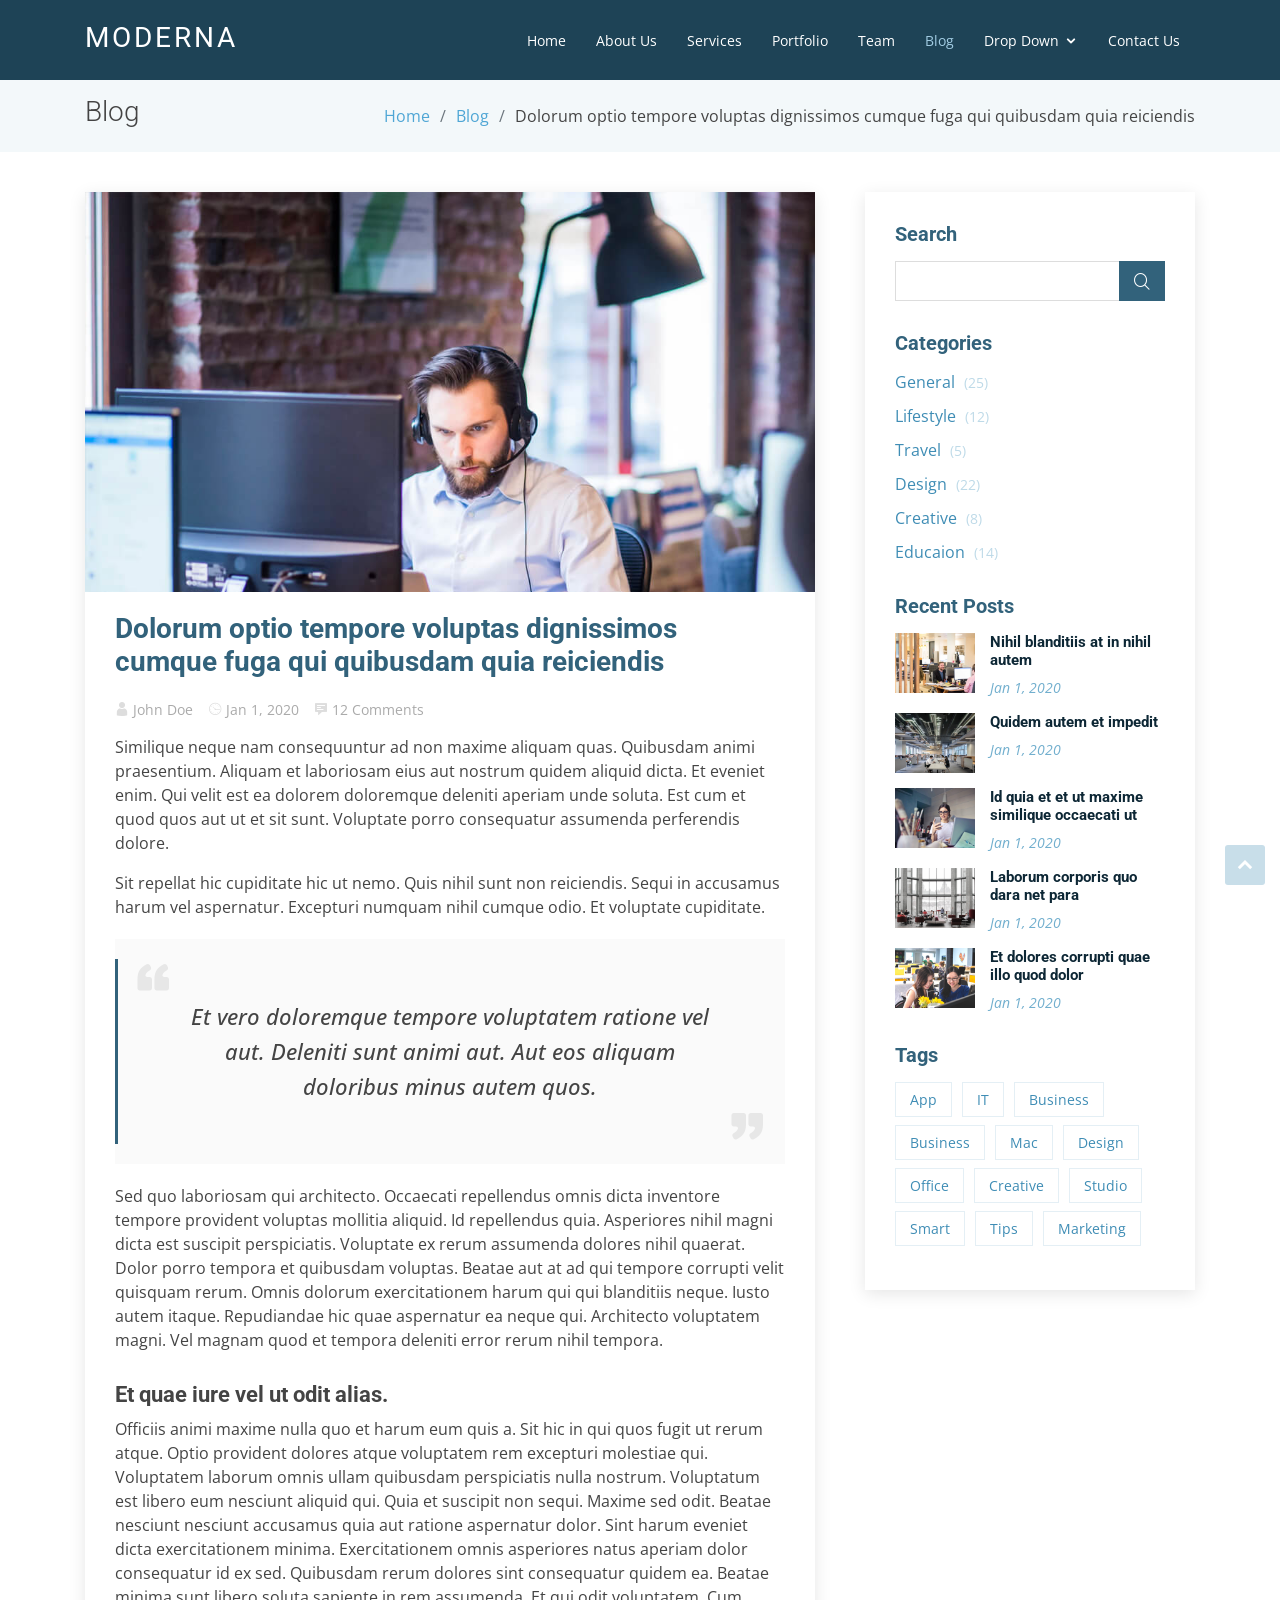
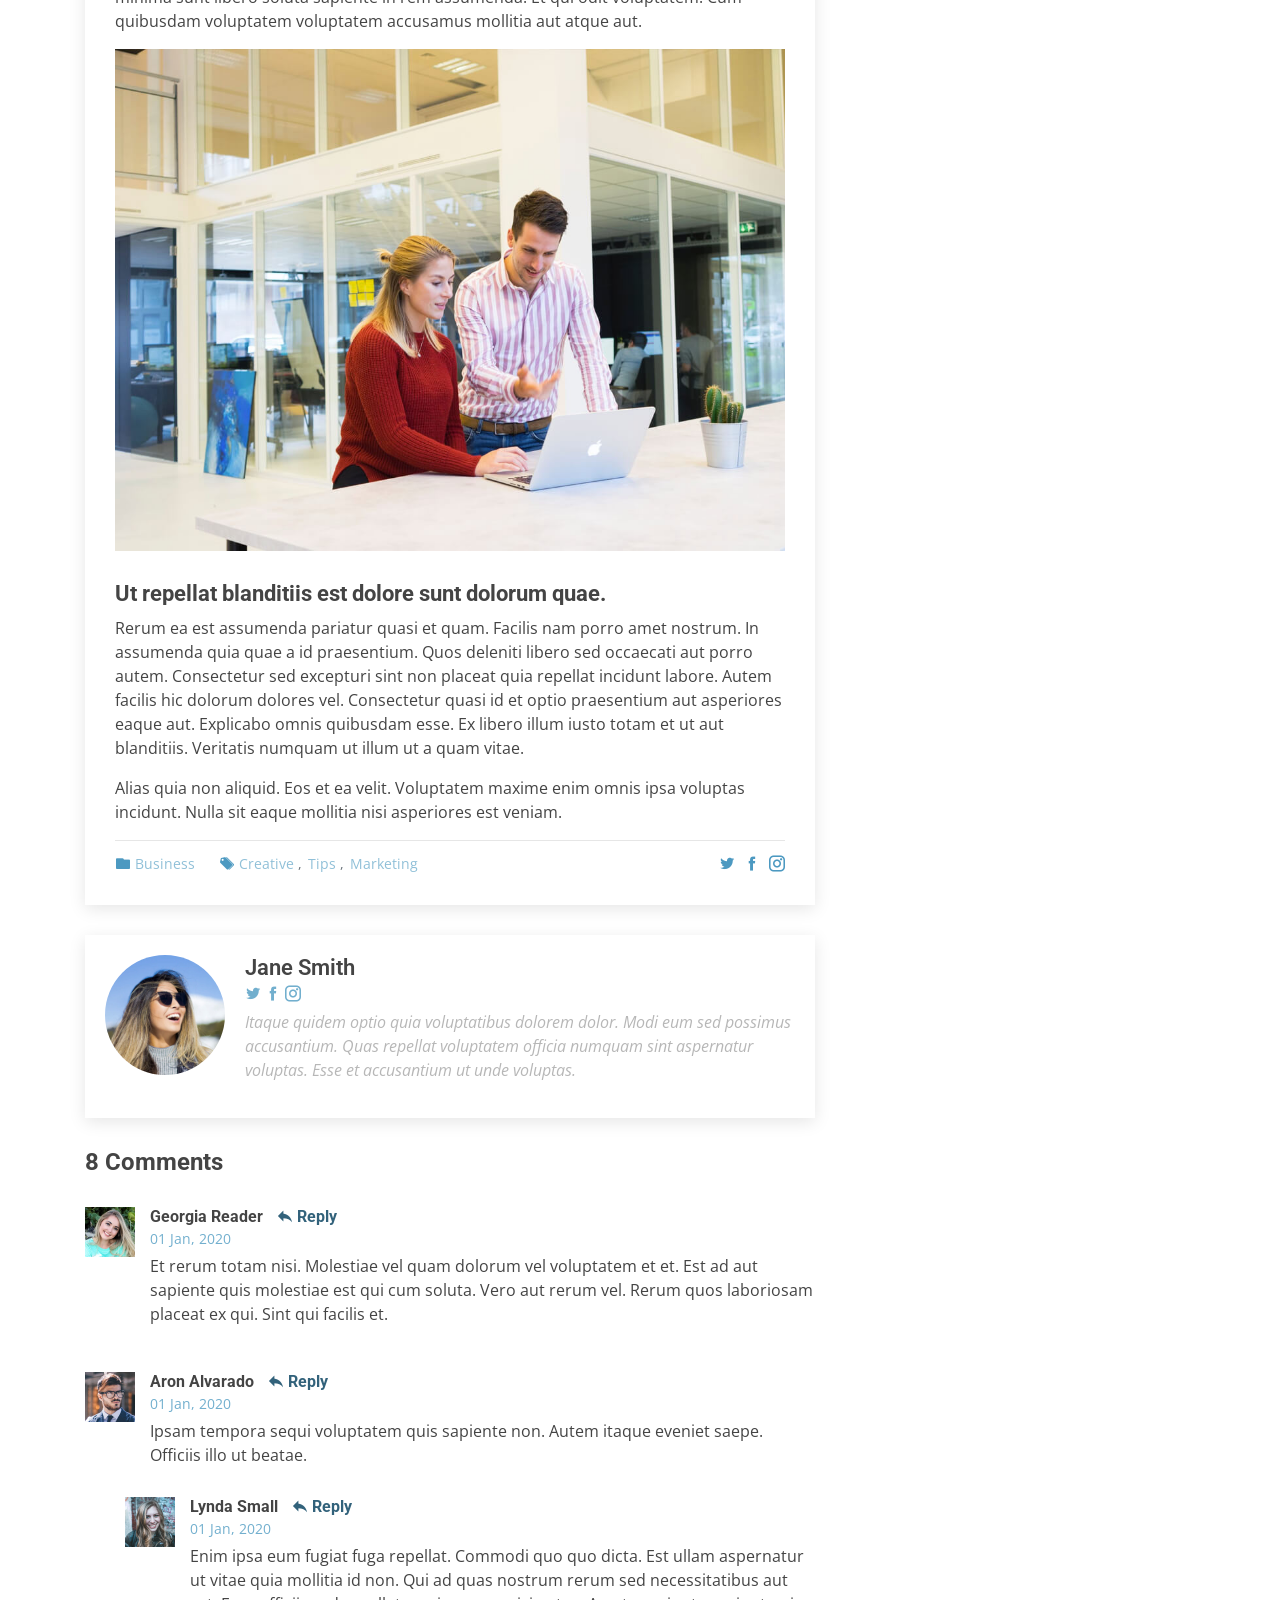
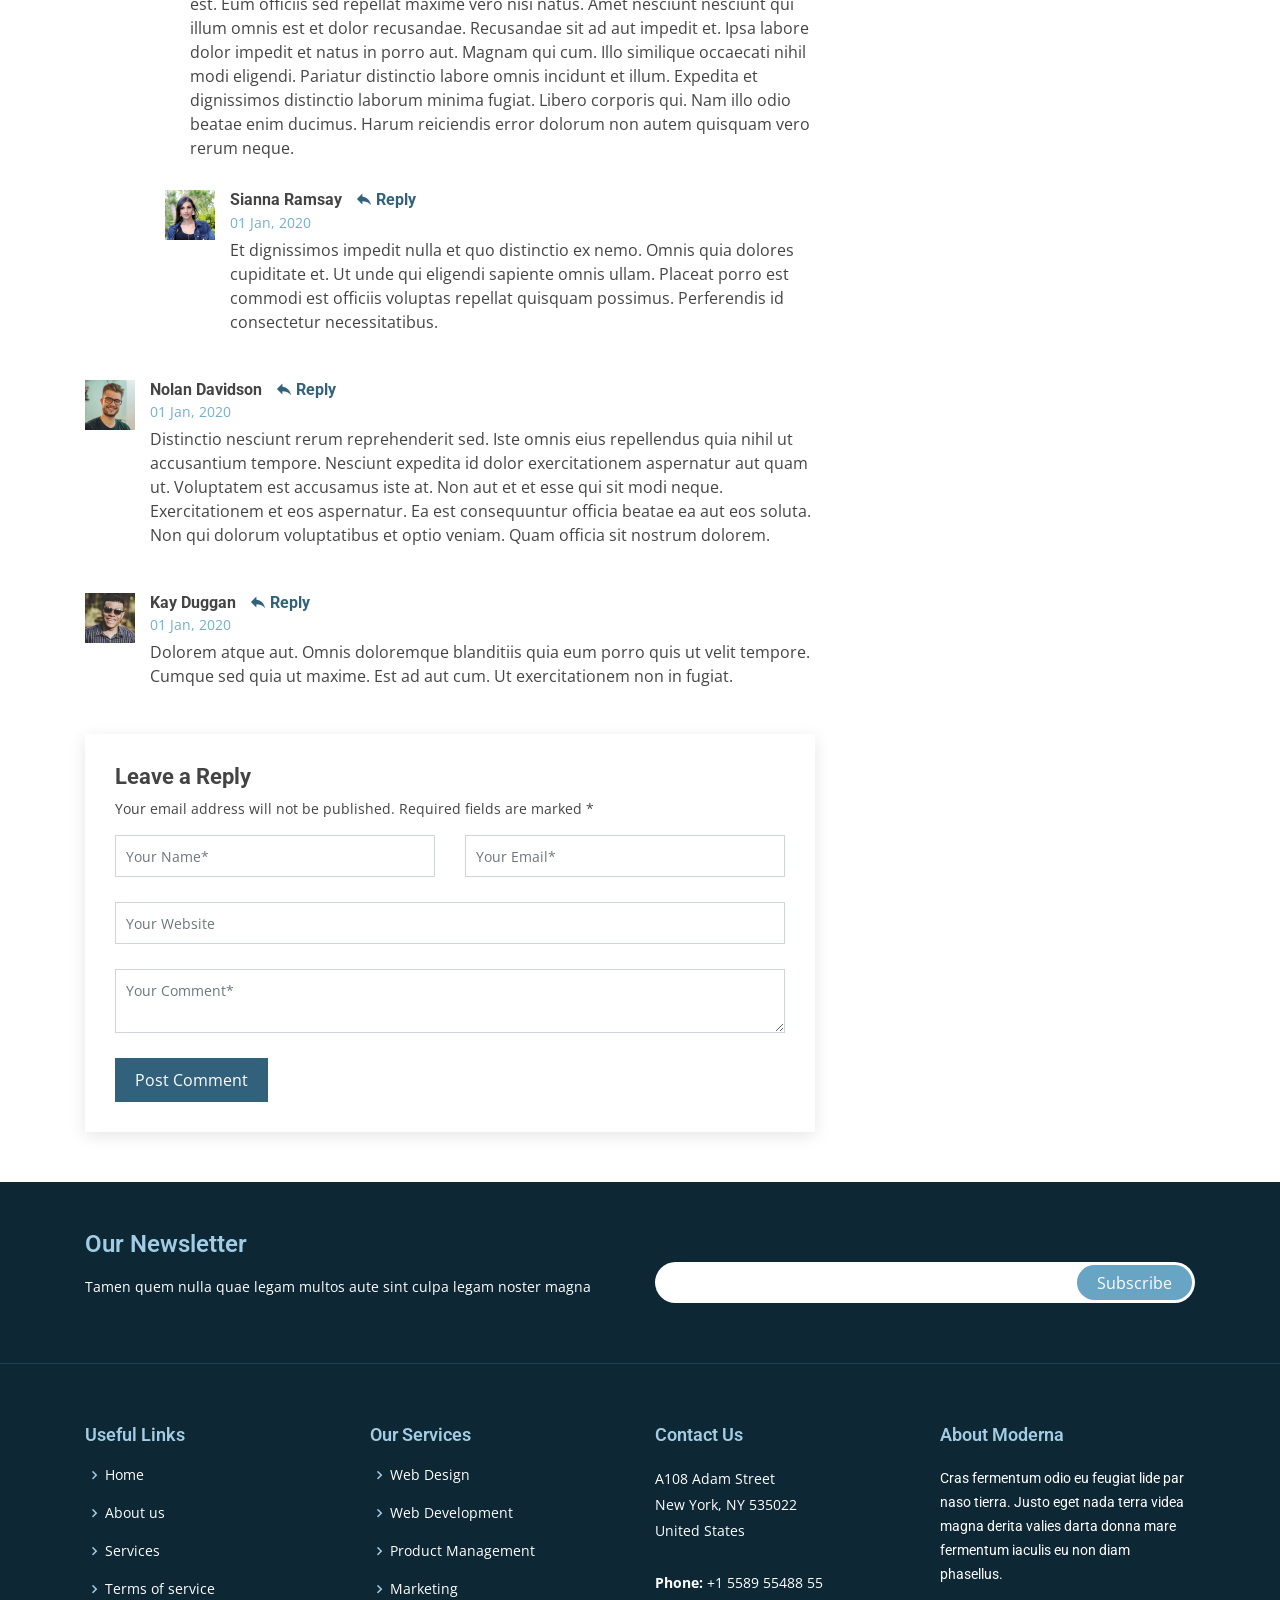
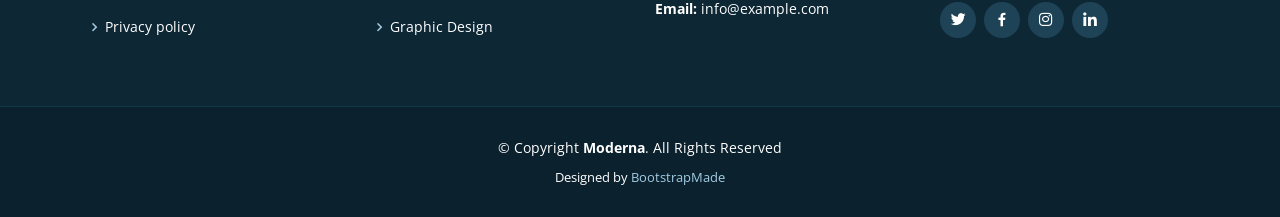
<file: Moderna/blog-single.html>
<!DOCTYPE html>
<html lang="en">

<head>
  <meta charset="utf-8">
  <meta content="width=device-width, initial-scale=1.0" name="viewport">

  <title>Blog Single - Moderna Bootstrap Template</title>
  <meta content="" name="descriptison">
  <meta content="" name="keywords">

  <!-- Favicons -->
  <link href="assets/img/favicon.png" rel="icon">
  <link href="assets/img/apple-touch-icon.png" rel="apple-touch-icon">

  <!-- Google Fonts -->
  <link href="https://fonts.googleapis.com/css?family=Open+Sans:300,300i,400,400i,600,600i,700,700i|Roboto:300,300i,400,400i,500,500i,700,700i&display=swap" rel="stylesheet">

  <!-- Vendor CSS Files -->
  <link href="assets/vendor/bootstrap/css/bootstrap.min.css" rel="stylesheet">
  <link href="assets/vendor/animate.css/animate.min.css" rel="stylesheet">
  <link href="assets/vendor/icofont/icofont.min.css" rel="stylesheet">
  <link href="assets/vendor/boxicons/css/boxicons.min.css" rel="stylesheet">
  <link href="assets/vendor/venobox/venobox.css" rel="stylesheet">
  <link href="assets/vendor/owl.carousel/assets/owl.carousel.min.css" rel="stylesheet">
  <link href="assets/vendor/aos/aos.css" rel="stylesheet">

  <!-- Template Main CSS File -->
  <link href="assets/css/style.css" rel="stylesheet">

  <!-- =======================================================
  * Template Name: Moderna - v2.1.0
  * Template URL: https://bootstrapmade.com/free-bootstrap-template-corporate-moderna/
  * Author: BootstrapMade.com
  * License: https://bootstrapmade.com/license/
  ======================================================== -->
</head>

<body>

  <!-- ======= Header ======= -->
  <header id="header" class="fixed-top ">
    <div class="container">

      <div class="logo float-left">
        <h1 class="text-light"><a href="index.html"><span>Moderna</span></a></h1>
        <!-- Uncomment below if you prefer to use an image logo -->
        <!-- <a href="index.html"><img src="assets/img/logo.png" alt="" class="img-fluid"></a>-->
      </div>

      <nav class="nav-menu float-right d-none d-lg-block">
        <ul>
          <li><a href="index.html">Home</a></li>
          <li><a href="about.html">About Us</a></li>
          <li><a href="services.html">Services</a></li>
          <li><a href="portfolio.html">Portfolio</a></li>
          <li><a href="team.html">Team</a></li>
          <li class="active"><a href="blog.html">Blog</a></li>
          <li class="drop-down"><a href="">Drop Down</a>
            <ul>
              <li><a href="#">Drop Down 1</a></li>
              <li class="drop-down"><a href="#">Drop Down 2</a>
                <ul>
                  <li><a href="#">Deep Drop Down 1</a></li>
                  <li><a href="#">Deep Drop Down 2</a></li>
                  <li><a href="#">Deep Drop Down 3</a></li>
                  <li><a href="#">Deep Drop Down 4</a></li>
                  <li><a href="#">Deep Drop Down 5</a></li>
                </ul>
              </li>
              <li><a href="#">Drop Down 3</a></li>
              <li><a href="#">Drop Down 4</a></li>
              <li><a href="#">Drop Down 5</a></li>
            </ul>
          </li>
          <li><a href="contact.html">Contact Us</a></li>
        </ul>
      </nav><!-- .nav-menu -->

    </div>
  </header><!-- End Header -->

  <main id="main">

    <!-- ======= Blog Section ======= -->
    <section class="breadcrumbs">
      <div class="container">

        <div class="d-flex justify-content-between align-items-center">
          <h2>Blog</h2>

          <ol>
            <li><a href="index.html">Home</a></li>
            <li><a href="blog.html">Blog</a></li>
            <li>Dolorum optio tempore voluptas dignissimos cumque fuga qui quibusdam quia reiciendis</li>
          </ol>
        </div>

      </div>
    </section><!-- End Blog Section -->

    <!-- ======= Blog Section ======= -->
    <section class="blog" data-aos="fade-up" data-aos-easing="ease-in-out" data-aos-duration="500">
      <div class="container">

        <div class="row">

          <div class="col-lg-8 entries">

            <article class="entry entry-single">
              <div class="entry-img">
                <img src="assets/img/blog-post-1.jpg" alt="" class="img-fluid">
              </div>

              <h2 class="entry-title">
                <a href="blog-single.html">Dolorum optio tempore voluptas dignissimos cumque fuga qui quibusdam quia reiciendis</a>
              </h2>

              <div class="entry-meta">
                <ul>
                  <li class="d-flex align-items-center"><i class="icofont-user"></i> <a href="blog-single.html">John Doe</a></li>
                  <li class="d-flex align-items-center"><i class="icofont-wall-clock"></i> <a href="blog-single.html"><time datetime="2020-01-01">Jan 1, 2020</time></a></li>
                  <li class="d-flex align-items-center"><i class="icofont-comment"></i> <a href="blog-single.html">12 Comments</a></li>
                </ul>
              </div>

              <div class="entry-content">
                <p>
                  Similique neque nam consequuntur ad non maxime aliquam quas. Quibusdam animi praesentium. Aliquam et
                  laboriosam eius aut nostrum quidem aliquid dicta.
                  Et eveniet enim. Qui velit est ea dolorem doloremque deleniti aperiam unde soluta. Est cum et quod quos
                  aut ut et sit sunt. Voluptate porro consequatur assumenda perferendis dolore.
                </p>

                <p>
                  Sit repellat hic cupiditate hic ut nemo. Quis nihil sunt non reiciendis. Sequi in accusamus harum vel
                  aspernatur. Excepturi numquam nihil cumque odio. Et voluptate cupiditate.
                </p>

                <blockquote>
                  <i class="icofont-quote-left quote-left"></i>
                  <p>
                    Et vero doloremque tempore voluptatem ratione vel aut. Deleniti sunt animi aut. Aut eos aliquam
                    doloribus minus autem quos.
                  </p>
                  <i class="las la-quote-right quote-right"></i>
                  <i class="icofont-quote-right quote-right"></i>
                </blockquote>

                <p>
                  Sed quo laboriosam qui architecto. Occaecati repellendus omnis dicta inventore tempore provident
                  voluptas mollitia aliquid. Id repellendus quia. Asperiores nihil magni dicta est suscipit perspiciatis.
                  Voluptate ex rerum assumenda dolores nihil quaerat.
                  Dolor porro tempora et quibusdam voluptas. Beatae aut at ad qui tempore corrupti velit quisquam rerum.
                  Omnis dolorum exercitationem harum qui qui blanditiis neque.
                  Iusto autem itaque. Repudiandae hic quae aspernatur ea neque qui. Architecto voluptatem magni. Vel
                  magnam quod et tempora deleniti error rerum nihil tempora.
                </p>

                <h3>Et quae iure vel ut odit alias.</h3>
                <p>
                  Officiis animi maxime nulla quo et harum eum quis a. Sit hic in qui quos fugit ut rerum atque. Optio
                  provident dolores atque voluptatem rem excepturi molestiae qui. Voluptatem laborum omnis ullam quibusdam
                  perspiciatis nulla nostrum. Voluptatum est libero eum nesciunt aliquid qui.
                  Quia et suscipit non sequi. Maxime sed odit. Beatae nesciunt nesciunt accusamus quia aut ratione
                  aspernatur dolor. Sint harum eveniet dicta exercitationem minima. Exercitationem omnis asperiores natus
                  aperiam dolor consequatur id ex sed. Quibusdam rerum dolores sint consequatur quidem ea.
                  Beatae minima sunt libero soluta sapiente in rem assumenda. Et qui odit voluptatem. Cum quibusdam
                  voluptatem voluptatem accusamus mollitia aut atque aut.
                </p>
                <img src="assets/img/blog-post-4.jpg" class="img-fluid" alt="">

                <h3>Ut repellat blanditiis est dolore sunt dolorum quae.</h3>
                <p>
                  Rerum ea est assumenda pariatur quasi et quam. Facilis nam porro amet nostrum. In assumenda quia quae a
                  id praesentium. Quos deleniti libero sed occaecati aut porro autem. Consectetur sed excepturi sint non
                  placeat quia repellat incidunt labore. Autem facilis hic dolorum dolores vel.
                  Consectetur quasi id et optio praesentium aut asperiores eaque aut. Explicabo omnis quibusdam esse. Ex
                  libero illum iusto totam et ut aut blanditiis. Veritatis numquam ut illum ut a quam vitae.
                </p>
                <p>
                  Alias quia non aliquid. Eos et ea velit. Voluptatem maxime enim omnis ipsa voluptas incidunt. Nulla sit
                  eaque mollitia nisi asperiores est veniam.
                </p>

              </div>

              <div class="entry-footer clearfix">
                <div class="float-left">
                  <i class="icofont-folder"></i>
                  <ul class="cats">
                    <li><a href="#">Business</a></li>
                  </ul>

                  <i class="icofont-tags"></i>
                  <ul class="tags">
                    <li><a href="#">Creative</a></li>
                    <li><a href="#">Tips</a></li>
                    <li><a href="#">Marketing</a></li>
                  </ul>
                </div>

                <div class="float-right share">
                  <a href="" title="Share on Twitter"><i class="icofont-twitter"></i></a>
                  <a href="" title="Share on Facebook"><i class="icofont-facebook"></i></a>
                  <a href="" title="Share on Instagram"><i class="icofont-instagram"></i></a>
                </div>

              </div>

            </article><!-- End blog entry -->

            <div class="blog-author clearfix">
              <img src="assets/img/blog-author.jpg" class="rounded-circle float-left" alt="">
              <h4>Jane Smith</h4>
              <div class="social-links">
                <a href="https://twitters.com/#"><i class="icofont-twitter"></i></a>
                <a href="https://facebook.com/#"><i class="icofont-facebook"></i></a>
                <a href="https://instagram.com/#"><i class="icofont-instagram"></i></a>
              </div>
              <p>
                Itaque quidem optio quia voluptatibus dolorem dolor. Modi eum sed possimus accusantium. Quas repellat
                voluptatem officia numquam sint aspernatur voluptas. Esse et accusantium ut unde voluptas.
              </p>
            </div><!-- End blog author bio -->

            <div class="blog-comments">

              <h4 class="comments-count">8 Comments</h4>

              <div id="comment-1" class="comment clearfix">
                <img src="assets/img/comments-1.jpg" class="comment-img  float-left" alt="">
                <h5><a href="">Georgia Reader</a> <a href="#" class="reply"><i class="icofont-reply"></i> Reply</a></h5>
                <time datetime="2020-01-01">01 Jan, 2020</time>
                <p>
                  Et rerum totam nisi. Molestiae vel quam dolorum vel voluptatem et et. Est ad aut sapiente quis molestiae
                  est qui cum soluta.
                  Vero aut rerum vel. Rerum quos laboriosam placeat ex qui. Sint qui facilis et.
                </p>
              </div><!-- End comment #1 -->

              <div id="comment-2" class="comment clearfix">
                <img src="assets/img/comments-2.jpg" class="comment-img  float-left" alt="">
                <h5><a href="">Aron Alvarado</a> <a href="#" class="reply"><i class="icofont-reply"></i> Reply</a></h5>
                <time datetime="2020-01-01">01 Jan, 2020</time>
                <p>
                  Ipsam tempora sequi voluptatem quis sapiente non. Autem itaque eveniet saepe. Officiis illo ut beatae.
                </p>

                <div id="comment-reply-1" class="comment comment-reply clearfix">
                  <img src="assets/img/comments-3.jpg" class="comment-img  float-left" alt="">
                  <h5><a href="">Lynda Small</a> <a href="#" class="reply"><i class="icofont-reply"></i> Reply</a></h5>
                  <time datetime="2020-01-01">01 Jan, 2020</time>
                  <p>
                    Enim ipsa eum fugiat fuga repellat. Commodi quo quo dicta. Est ullam aspernatur ut vitae quia mollitia
                    id non. Qui ad quas nostrum rerum sed necessitatibus aut est. Eum officiis sed repellat maxime vero
                    nisi natus. Amet nesciunt nesciunt qui illum omnis est et dolor recusandae.
                    Recusandae sit ad aut impedit et. Ipsa labore dolor impedit et natus in porro aut. Magnam qui cum.
                    Illo similique occaecati nihil modi eligendi. Pariatur distinctio labore omnis incidunt et illum.
                    Expedita et dignissimos distinctio laborum minima fugiat.
                    Libero corporis qui. Nam illo odio beatae enim ducimus. Harum reiciendis error dolorum non autem
                    quisquam vero rerum neque.
                  </p>

                  <div id="comment-reply-2" class="comment comment-reply clearfix">
                    <img src="assets/img/comments-4.jpg" class="comment-img  float-left" alt="">
                    <h5><a href="">Sianna Ramsay</a> <a href="#" class="reply"><i class="icofont-reply"></i> Reply</a>
                    </h5>
                    <time datetime="2020-01-01">01 Jan, 2020</time>
                    <p>
                      Et dignissimos impedit nulla et quo distinctio ex nemo. Omnis quia dolores cupiditate et. Ut unde
                      qui eligendi sapiente omnis ullam. Placeat porro est commodi est officiis voluptas repellat quisquam
                      possimus. Perferendis id consectetur necessitatibus.
                    </p>
                  </div><!-- End comment reply #2-->

                </div><!-- End comment reply #1-->

              </div><!-- End comment #2-->

              <div id="comment-3" class="comment clearfix">
                <img src="assets/img/comments-5.jpg" class="comment-img  float-left" alt="">
                <h5><a href="">Nolan Davidson</a> <a href="#" class="reply"><i class="icofont-reply"></i> Reply</a></h5>
                <time datetime="2020-01-01">01 Jan, 2020</time>
                <p>
                  Distinctio nesciunt rerum reprehenderit sed. Iste omnis eius repellendus quia nihil ut accusantium
                  tempore. Nesciunt expedita id dolor exercitationem aspernatur aut quam ut. Voluptatem est accusamus iste
                  at.
                  Non aut et et esse qui sit modi neque. Exercitationem et eos aspernatur. Ea est consequuntur officia
                  beatae ea aut eos soluta. Non qui dolorum voluptatibus et optio veniam. Quam officia sit nostrum
                  dolorem.
                </p>
              </div><!-- End comment #3 -->

              <div id="comment-4" class="comment clearfix">
                <img src="assets/img/comments-6.jpg" class="comment-img  float-left" alt="">
                <h5><a href="">Kay Duggan</a> <a href="#" class="reply"><i class="icofont-reply"></i> Reply</a></h5>
                <time datetime="2020-01-01">01 Jan, 2020</time>
                <p>
                  Dolorem atque aut. Omnis doloremque blanditiis quia eum porro quis ut velit tempore. Cumque sed quia ut
                  maxime. Est ad aut cum. Ut exercitationem non in fugiat.
                </p>

              </div><!-- End comment #4 -->

              <div class="reply-form">
                <h4>Leave a Reply</h4>
                <p>Your email address will not be published. Required fields are marked * </p>
                <form action="">
                  <div class="row">
                    <div class="col-md-6 form-group">
                      <input name="name" type="text" class="form-control" placeholder="Your Name*">
                    </div>
                    <div class="col-md-6 form-group">
                      <input name="email" type="text" class="form-control" placeholder="Your Email*">
                    </div>
                  </div>
                  <div class="row">
                    <div class="col form-group">
                      <input name="website" type="text" class="form-control" placeholder="Your Website">
                    </div>
                  </div>
                  <div class="row">
                    <div class="col form-group">
                      <textarea name="comment" class="form-control" placeholder="Your Comment*"></textarea>
                    </div>
                  </div>
                  <button type="submit" class="btn btn-primary">Post Comment</button>
                </form>
              </div>

            </div><!-- End blog comments -->

          </div><!-- End blog entries list -->

          <div class="col-lg-4">

            <div class="sidebar">

              <h3 class="sidebar-title">Search</h3>
              <div class="sidebar-item search-form">
                <form action="">
                  <input type="text">
                  <button type="submit"><i class="icofont-search"></i></button>
                </form>
              </div><!-- End sidebar search formn-->

              <h3 class="sidebar-title">Categories</h3>
              <div class="sidebar-item categories">
                <ul>
                  <li><a href="#">General <span>(25)</span></a></li>
                  <li><a href="#">Lifestyle <span>(12)</span></a></li>
                  <li><a href="#">Travel <span>(5)</span></a></li>
                  <li><a href="#">Design <span>(22)</span></a></li>
                  <li><a href="#">Creative <span>(8)</span></a></li>
                  <li><a href="#">Educaion <span>(14)</span></a></li>
                </ul>

              </div><!-- End sidebar categories-->

              <h3 class="sidebar-title">Recent Posts</h3>
              <div class="sidebar-item recent-posts">
                <div class="post-item clearfix">
                  <img src="assets/img/recent-posts-1.jpg" alt="">
                  <h4><a href="blog-single.html">Nihil blanditiis at in nihil autem</a></h4>
                  <time datetime="2020-01-01">Jan 1, 2020</time>
                </div>

                <div class="post-item clearfix">
                  <img src="assets/img/recent-posts-2.jpg" alt="">
                  <h4><a href="blog-single.html">Quidem autem et impedit</a></h4>
                  <time datetime="2020-01-01">Jan 1, 2020</time>
                </div>

                <div class="post-item clearfix">
                  <img src="assets/img/recent-posts-3.jpg" alt="">
                  <h4><a href="blog-single.html">Id quia et et ut maxime similique occaecati ut</a></h4>
                  <time datetime="2020-01-01">Jan 1, 2020</time>
                </div>

                <div class="post-item clearfix">
                  <img src="assets/img/recent-posts-4.jpg" alt="">
                  <h4><a href="blog-single.html">Laborum corporis quo dara net para</a></h4>
                  <time datetime="2020-01-01">Jan 1, 2020</time>
                </div>

                <div class="post-item clearfix">
                  <img src="assets/img/recent-posts-5.jpg" alt="">
                  <h4><a href="blog-single.html">Et dolores corrupti quae illo quod dolor</a></h4>
                  <time datetime="2020-01-01">Jan 1, 2020</time>
                </div>
              </div><!-- End sidebar recent posts-->

              <h3 class="sidebar-title">Tags</h3>
              <div class="sidebar-item tags">
                <ul>
                  <li><a href="#">App</a></li>
                  <li><a href="#">IT</a></li>
                  <li><a href="#">Business</a></li>
                  <li><a href="#">Business</a></li>
                  <li><a href="#">Mac</a></li>
                  <li><a href="#">Design</a></li>
                  <li><a href="#">Office</a></li>
                  <li><a href="#">Creative</a></li>
                  <li><a href="#">Studio</a></li>
                  <li><a href="#">Smart</a></li>
                  <li><a href="#">Tips</a></li>
                  <li><a href="#">Marketing</a></li>
                </ul>

              </div><!-- End sidebar tags-->

            </div><!-- End sidebar -->

          </div><!-- End blog sidebar -->

        </div><!-- End row -->

      </div><!-- End container -->

    </section><!-- End Blog Section -->

  </main><!-- End #main -->

  <!-- ======= Footer ======= -->
  <footer id="footer" data-aos="fade-up" data-aos-easing="ease-in-out" data-aos-duration="500">

    <div class="footer-newsletter">
      <div class="container">
        <div class="row">
          <div class="col-lg-6">
            <h4>Our Newsletter</h4>
            <p>Tamen quem nulla quae legam multos aute sint culpa legam noster magna</p>
          </div>
          <div class="col-lg-6">
            <form action="" method="post">
              <input type="email" name="email"><input type="submit" value="Subscribe">
            </form>
          </div>
        </div>
      </div>
    </div>

    <div class="footer-top">
      <div class="container">
        <div class="row">

          <div class="col-lg-3 col-md-6 footer-links">
            <h4>Useful Links</h4>
            <ul>
              <li><i class="bx bx-chevron-right"></i> <a href="#">Home</a></li>
              <li><i class="bx bx-chevron-right"></i> <a href="#">About us</a></li>
              <li><i class="bx bx-chevron-right"></i> <a href="#">Services</a></li>
              <li><i class="bx bx-chevron-right"></i> <a href="#">Terms of service</a></li>
              <li><i class="bx bx-chevron-right"></i> <a href="#">Privacy policy</a></li>
            </ul>
          </div>

          <div class="col-lg-3 col-md-6 footer-links">
            <h4>Our Services</h4>
            <ul>
              <li><i class="bx bx-chevron-right"></i> <a href="#">Web Design</a></li>
              <li><i class="bx bx-chevron-right"></i> <a href="#">Web Development</a></li>
              <li><i class="bx bx-chevron-right"></i> <a href="#">Product Management</a></li>
              <li><i class="bx bx-chevron-right"></i> <a href="#">Marketing</a></li>
              <li><i class="bx bx-chevron-right"></i> <a href="#">Graphic Design</a></li>
            </ul>
          </div>

          <div class="col-lg-3 col-md-6 footer-contact">
            <h4>Contact Us</h4>
            <p>
              A108 Adam Street <br>
              New York, NY 535022<br>
              United States <br><br>
              <strong>Phone:</strong> +1 5589 55488 55<br>
              <strong>Email:</strong> info@example.com<br>
            </p>

          </div>

          <div class="col-lg-3 col-md-6 footer-info">
            <h3>About Moderna</h3>
            <p>Cras fermentum odio eu feugiat lide par naso tierra. Justo eget nada terra videa magna derita valies darta donna mare fermentum iaculis eu non diam phasellus.</p>
            <div class="social-links mt-3">
              <a href="#" class="twitter"><i class="bx bxl-twitter"></i></a>
              <a href="#" class="facebook"><i class="bx bxl-facebook"></i></a>
              <a href="#" class="instagram"><i class="bx bxl-instagram"></i></a>
              <a href="#" class="linkedin"><i class="bx bxl-linkedin"></i></a>
            </div>
          </div>

        </div>
      </div>
    </div>

    <div class="container">
      <div class="copyright">
        &copy; Copyright <strong><span>Moderna</span></strong>. All Rights Reserved
      </div>
      <div class="credits">
        <!-- All the links in the footer should remain intact. -->
        <!-- You can delete the links only if you purchased the pro version. -->
        <!-- Licensing information: https://bootstrapmade.com/license/ -->
        <!-- Purchase the pro version with working PHP/AJAX contact form: https://bootstrapmade.com/free-bootstrap-template-corporate-moderna/ -->
        Designed by <a href="https://bootstrapmade.com/">BootstrapMade</a>
      </div>
    </div>
  </footer><!-- End Footer -->

  <a href="#" class="back-to-top"><i class="icofont-simple-up"></i></a>

  <!-- Vendor JS Files -->
  <script src="assets/vendor/jquery/jquery.min.js"></script>
  <script src="assets/vendor/bootstrap/js/bootstrap.bundle.min.js"></script>
  <script src="assets/vendor/jquery.easing/jquery.easing.min.js"></script>
  <script src="assets/vendor/php-email-form/validate.js"></script>
  <script src="assets/vendor/venobox/venobox.min.js"></script>
  <script src="assets/vendor/waypoints/jquery.waypoints.min.js"></script>
  <script src="assets/vendor/counterup/counterup.min.js"></script>
  <script src="assets/vendor/owl.carousel/owl.carousel.min.js"></script>
  <script src="assets/vendor/isotope-layout/isotope.pkgd.min.js"></script>
  <script src="assets/vendor/aos/aos.js"></script>

  <!-- Template Main JS File -->
  <script src="assets/js/main.js"></script>

</body>

</html>
</file>
<file: Moderna/assets/vendor/venobox/venobox.css>
/* ------ venobox.css --------*/
.vbox-overlay *, .vbox-overlay *:before, .vbox-overlay *:after{
    -webkit-backface-visibility: hidden;
    -webkit-box-sizing:border-box;
    -moz-box-sizing:border-box;
    box-sizing:border-box;
}
.vbox-overlay * { 
    -webkit-backface-visibility: visible;
    backface-visibility: visible;
}
.vbox-overlay{
    display: -webkit-flex;
    display: flex;
    -webkit-flex-direction: column;
    flex-direction: column;
    -webkit-justify-content: center;
    justify-content: center;
    -webkit-align-items: center;
    align-items: center;
    position: fixed;
    left: 0;
    top: 0;
    bottom: 0;
    right: 0;
    z-index: 999999;
}

/* ----- navigation ----- */
.vbox-title{
    width: 100%;
    height: 40px;
    float: left;
    text-align: center;
    line-height: 28px;
    font-size: 12px;
    padding: 6px 50px;
    overflow: hidden;
    position: fixed;
    display: none;
    left: 0;
    z-index: 89;
}
.vbox-close{
    cursor: pointer;
    position: fixed;
    top: -1px;
    right: 0;
    width: 50px;
    height: 40px;
    padding: 6px;
    display: block;
    background-position:10px center;
    overflow: hidden;
    font-size: 24px;
    line-height: 1;
    text-align: center;
    z-index: 99;
}
.vbox-left{
    cursor: pointer;
    position: fixed;
    left: 0;
    height: 40px;
    overflow: hidden;
    line-height: 28px;
    font-size: 12px;
    z-index: 99;
    display: flex;
    align-items:center;
}
.vbox-num{
    display: inline-block;
    margin: 6px 0 6px 15px;
}
/* ----- Social share ----- */
.vbox-share{
    line-height: 28px;
    font-size: 12px;
    overflow: hidden;
    position: fixed;
    left: 0;
    z-index: 98;
    display: flex;
    align-items:center;
    justify-content: center;
    width: 100%;
    text-align: center;
}
.vbox-share svg{
    max-height: 28px;
    width: 28px;
    z-index: 10;
    margin-left: 12px;
    margin-top: 6px;
    margin-bottom: 6px;
    vertical-align: middle;
}


/* ----- navigation ARROWS ----- */
.vbox-next, .vbox-prev{
    position: fixed;
    top: 50%;
    margin-top: -15px;
    overflow: hidden;
    cursor: pointer;
    display: block;
    width: 45px;
    height: 45px;
    z-index: 99;
}
.vbox-next span, .vbox-prev span{
    position: relative;
    width: 20px;
    height: 20px;
    border: 2px solid transparent;
    border-top-color: #B6B6B6;
    border-right-color: #B6B6B6;
    text-indent: -100px;
    position: absolute;
    top: 8px;
    display: block;
}
.vbox-prev{
    left: 15px;
}
.vbox-next{
    right: 15px;
}
.vbox-prev span{
    left: 10px;
    -ms-transform: rotate(-135deg);
    -webkit-transform: rotate(-135deg);
    transform: rotate(-135deg);
}
.vbox-next span{
    -ms-transform: rotate(45deg);
    -webkit-transform: rotate(45deg);
    transform: rotate(45deg);
    right: 10px;
}
/* ------- inline window ------ */
.vbox-inline{
    width: 420px;
    height: 315px;
    height: 70vh;
    padding: 10px;
    background: #fff;
    margin: 0 auto;
    overflow: auto;
    text-align: left;
}
/* ------- Video & iFrames window ------ */
.venoframe{
    max-width: 100%;
    width: 100%;
    border: none;
    width: 100%;
    height: 260px;
    height: 70vh;
}
.venoframe.vbvid{
    height: 260px;
}
@media (min-width: 768px) {
    .venoframe, .vbox-inline{
        width: 90%;
        height: 360px;
        height: 70vh;
    }
    .venoframe.vbvid{
        width: 640px;
        height: 360px;
    }
}
@media (min-width: 992px) {
    .venoframe, .vbox-inline{
        max-width: 1200px;
        width: 80%;
        height: 540px;
        height: 70vh;
    }
    .venoframe.vbvid{
        width: 960px;
        height: 540px;
    }
}
/* 
Please do NOT edit this part! 
or at least read this note: http://i.imgur.com/7C0ws9e.gif
*/
.vbox-open{
    overflow: hidden;
}
.vbox-container{
    position: absolute;
    left: 0;
    right: 0;
    top: 0;
    bottom: 0;
    overflow-x: hidden;
    overflow-y: scroll;
    overflow-scrolling: touch;
    -webkit-overflow-scrolling: touch;
    z-index: 20;
    max-height: 100%;

}

.vbox-content{
    text-align: center;
    float: left;
    width: 100%;
    position: relative;
    overflow: hidden;
    padding: 20px 4%;
}
.vbox-container img{
    max-width: 100%;
    height: auto;
}
.vbox-figlio{
    box-shadow: 0 0 12px rgba(0,0,0,0.19), 0 6px 6px rgba(0,0,0,0.23);
    max-width: 100%;
    text-align: initial;
}
img.vbox-figlio{
    -webkit-user-select: none;
-khtml-user-select: none;
-moz-user-select: none;
-o-user-select: none;
user-select: none;
}
.vbox-content.swipe-left{
    margin-left: -200px !important;
}
.vbox-content.swipe-right{
    margin-left: 200px !important;
}
.vbox-animated{
    webkit-transition: margin 300ms ease-out;
    transition: margin 300ms ease-out;
}

/* ---------- preloader ----------
 * SPINKIT 
 * http://tobiasahlin.com/spinkit/
-------------------------------- */
.sk-double-bounce,.sk-rotating-plane{width:40px;height:40px;margin:40px auto}.sk-rotating-plane{background-color:#333;-webkit-animation:sk-rotatePlane 1.2s infinite ease-in-out;animation:sk-rotatePlane 1.2s infinite ease-in-out}@-webkit-keyframes sk-rotatePlane{0%{-webkit-transform:perspective(120px) rotateX(0) rotateY(0);transform:perspective(120px) rotateX(0) rotateY(0)}50%{-webkit-transform:perspective(120px) rotateX(-180.1deg) rotateY(0);transform:perspective(120px) rotateX(-180.1deg) rotateY(0)}100%{-webkit-transform:perspective(120px) rotateX(-180deg) rotateY(-179.9deg);transform:perspective(120px) rotateX(-180deg) rotateY(-179.9deg)}}@keyframes sk-rotatePlane{0%{-webkit-transform:perspective(120px) rotateX(0) rotateY(0);transform:perspective(120px) rotateX(0) rotateY(0)}50%{-webkit-transform:perspective(120px) rotateX(-180.1deg) rotateY(0);transform:perspective(120px) rotateX(-180.1deg) rotateY(0)}100%{-webkit-transform:perspective(120px) rotateX(-180deg) rotateY(-179.9deg);transform:perspective(120px) rotateX(-180deg) rotateY(-179.9deg)}}.sk-double-bounce{position:relative}.sk-double-bounce .sk-child{width:100%;height:100%;border-radius:50%;background-color:#333;opacity:.6;position:absolute;top:0;left:0;-webkit-animation:sk-doubleBounce 2s infinite ease-in-out;animation:sk-doubleBounce 2s infinite ease-in-out}.sk-chasing-dots .sk-child,.sk-spinner-pulse,.sk-three-bounce .sk-child{background-color:#333;border-radius:100%}.sk-double-bounce .sk-double-bounce2{-webkit-animation-delay:-1s;animation-delay:-1s}@-webkit-keyframes sk-doubleBounce{0%,100%{-webkit-transform:scale(0);transform:scale(0)}50%{-webkit-transform:scale(1);transform:scale(1)}}@keyframes sk-doubleBounce{0%,100%{-webkit-transform:scale(0);transform:scale(0)}50%{-webkit-transform:scale(1);transform:scale(1)}}.sk-wave{margin:40px auto;width:50px;height:40px;text-align:center;font-size:10px}.sk-wave .sk-rect{background-color:#333;height:100%;width:6px;display:inline-block;-webkit-animation:sk-waveStretchDelay 1.2s infinite ease-in-out;animation:sk-waveStretchDelay 1.2s infinite ease-in-out}.sk-wave .sk-rect1{-webkit-animation-delay:-1.2s;animation-delay:-1.2s}.sk-wave .sk-rect2{-webkit-animation-delay:-1.1s;animation-delay:-1.1s}.sk-wave .sk-rect3{-webkit-animation-delay:-1s;animation-delay:-1s}.sk-wave .sk-rect4{-webkit-animation-delay:-.9s;animation-delay:-.9s}.sk-wave .sk-rect5{-webkit-animation-delay:-.8s;animation-delay:-.8s}@-webkit-keyframes sk-waveStretchDelay{0%,100%,40%{-webkit-transform:scaleY(.4);transform:scaleY(.4)}20%{-webkit-transform:scaleY(1);transform:scaleY(1)}}@keyframes sk-waveStretchDelay{0%,100%,40%{-webkit-transform:scaleY(.4);transform:scaleY(.4)}20%{-webkit-transform:scaleY(1);transform:scaleY(1)}}.sk-wandering-cubes{margin:40px auto;width:40px;height:40px;position:relative}.sk-wandering-cubes .sk-cube{background-color:#333;width:10px;height:10px;position:absolute;top:0;left:0;-webkit-animation:sk-wanderingCube 1.8s ease-in-out -1.8s infinite both;animation:sk-wanderingCube 1.8s ease-in-out -1.8s infinite both}.sk-chasing-dots,.sk-spinner-pulse{width:40px;height:40px;margin:40px auto}.sk-wandering-cubes .sk-cube2{-webkit-animation-delay:-.9s;animation-delay:-.9s}@-webkit-keyframes sk-wanderingCube{0%{-webkit-transform:rotate(0);transform:rotate(0)}25%{-webkit-transform:translateX(30px) rotate(-90deg) scale(.5);transform:translateX(30px) rotate(-90deg) scale(.5)}50%{-webkit-transform:translateX(30px) translateY(30px) rotate(-179deg);transform:translateX(30px) translateY(30px) rotate(-179deg)}50.1%{-webkit-transform:translateX(30px) translateY(30px) rotate(-180deg);transform:translateX(30px) translateY(30px) rotate(-180deg)}75%{-webkit-transform:translateX(0) translateY(30px) rotate(-270deg) scale(.5);transform:translateX(0) translateY(30px) rotate(-270deg) scale(.5)}100%{-webkit-transform:rotate(-360deg);transform:rotate(-360deg)}}@keyframes sk-wanderingCube{0%{-webkit-transform:rotate(0);transform:rotate(0)}25%{-webkit-transform:translateX(30px) rotate(-90deg) scale(.5);transform:translateX(30px) rotate(-90deg) scale(.5)}50%{-webkit-transform:translateX(30px) translateY(30px) rotate(-179deg);transform:translateX(30px) translateY(30px) rotate(-179deg)}50.1%{-webkit-transform:translateX(30px) translateY(30px) rotate(-180deg);transform:translateX(30px) translateY(30px) rotate(-180deg)}75%{-webkit-transform:translateX(0) translateY(30px) rotate(-270deg) scale(.5);transform:translateX(0) translateY(30px) rotate(-270deg) scale(.5)}100%{-webkit-transform:rotate(-360deg);transform:rotate(-360deg)}}.sk-spinner-pulse{-webkit-animation:sk-pulseScaleOut 1s infinite ease-in-out;animation:sk-pulseScaleOut 1s infinite ease-in-out}@-webkit-keyframes sk-pulseScaleOut{0%{-webkit-transform:scale(0);transform:scale(0)}100%{-webkit-transform:scale(1);transform:scale(1);opacity:0}}@keyframes sk-pulseScaleOut{0%{-webkit-transform:scale(0);transform:scale(0)}100%{-webkit-transform:scale(1);transform:scale(1);opacity:0}}.sk-chasing-dots{position:relative;text-align:center;-webkit-animation:sk-chasingDotsRotate 2s infinite linear;animation:sk-chasingDotsRotate 2s infinite linear}.sk-chasing-dots .sk-child{width:60%;height:60%;display:inline-block;position:absolute;top:0;-webkit-animation:sk-chasingDotsBounce 2s infinite ease-in-out;animation:sk-chasingDotsBounce 2s infinite ease-in-out}.sk-chasing-dots .sk-dot2{top:auto;bottom:0;-webkit-animation-delay:-1s;animation-delay:-1s}@-webkit-keyframes sk-chasingDotsRotate{100%{-webkit-transform:rotate(360deg);transform:rotate(360deg)}}@keyframes sk-chasingDotsRotate{100%{-webkit-transform:rotate(360deg);transform:rotate(360deg)}}@-webkit-keyframes sk-chasingDotsBounce{0%,100%{-webkit-transform:scale(0);transform:scale(0)}50%{-webkit-transform:scale(1);transform:scale(1)}}@keyframes sk-chasingDotsBounce{0%,100%{-webkit-transform:scale(0);transform:scale(0)}50%{-webkit-transform:scale(1);transform:scale(1)}}.sk-three-bounce{margin:40px auto;width:80px;text-align:center}.sk-three-bounce .sk-child{width:20px;height:20px;display:inline-block;-webkit-animation:sk-three-bounce 1.4s ease-in-out 0s infinite both;animation:sk-three-bounce 1.4s ease-in-out 0s infinite both}.sk-circle .sk-child:before,.sk-fading-circle .sk-circle:before{display:block;border-radius:100%;content:'';background-color:#333}.sk-three-bounce .sk-bounce1{-webkit-animation-delay:-.32s;animation-delay:-.32s}.sk-three-bounce .sk-bounce2{-webkit-animation-delay:-.16s;animation-delay:-.16s}@-webkit-keyframes sk-three-bounce{0%,100%,80%{-webkit-transform:scale(0);transform:scale(0)}40%{-webkit-transform:scale(1);transform:scale(1)}}@keyframes sk-three-bounce{0%,100%,80%{-webkit-transform:scale(0);transform:scale(0)}40%{-webkit-transform:scale(1);transform:scale(1)}}.sk-circle{margin:40px auto;width:40px;height:40px;position:relative}.sk-circle .sk-child{width:100%;height:100%;position:absolute;left:0;top:0}.sk-circle .sk-child:before{margin:0 auto;width:15%;height:15%;-webkit-animation:sk-circleBounceDelay 1.2s infinite ease-in-out both;animation:sk-circleBounceDelay 1.2s infinite ease-in-out both}.sk-circle .sk-circle2{-webkit-transform:rotate(30deg);-ms-transform:rotate(30deg);transform:rotate(30deg)}.sk-circle .sk-circle3{-webkit-transform:rotate(60deg);-ms-transform:rotate(60deg);transform:rotate(60deg)}.sk-circle .sk-circle4{-webkit-transform:rotate(90deg);-ms-transform:rotate(90deg);transform:rotate(90deg)}.sk-circle .sk-circle5{-webkit-transform:rotate(120deg);-ms-transform:rotate(120deg);transform:rotate(120deg)}.sk-circle .sk-circle6{-webkit-transform:rotate(150deg);-ms-transform:rotate(150deg);transform:rotate(150deg)}.sk-circle .sk-circle7{-webkit-transform:rotate(180deg);-ms-transform:rotate(180deg);transform:rotate(180deg)}.sk-circle .sk-circle8{-webkit-transform:rotate(210deg);-ms-transform:rotate(210deg);transform:rotate(210deg)}.sk-circle .sk-circle9{-webkit-transform:rotate(240deg);-ms-transform:rotate(240deg);transform:rotate(240deg)}.sk-circle .sk-circle10{-webkit-transform:rotate(270deg);-ms-transform:rotate(270deg);transform:rotate(270deg)}.sk-circle .sk-circle11{-webkit-transform:rotate(300deg);-ms-transform:rotate(300deg);transform:rotate(300deg)}.sk-circle .sk-circle12{-webkit-transform:rotate(330deg);-ms-transform:rotate(330deg);transform:rotate(330deg)}.sk-circle .sk-circle2:before{-webkit-animation-delay:-1.1s;animation-delay:-1.1s}.sk-circle .sk-circle3:before{-webkit-animation-delay:-1s;animation-delay:-1s}.sk-circle .sk-circle4:before{-webkit-animation-delay:-.9s;animation-delay:-.9s}.sk-circle .sk-circle5:before{-webkit-animation-delay:-.8s;animation-delay:-.8s}.sk-circle .sk-circle6:before{-webkit-animation-delay:-.7s;animation-delay:-.7s}.sk-circle .sk-circle7:before{-webkit-animation-delay:-.6s;animation-delay:-.6s}.sk-circle .sk-circle8:before{-webkit-animation-delay:-.5s;animation-delay:-.5s}.sk-circle .sk-circle9:before{-webkit-animation-delay:-.4s;animation-delay:-.4s}.sk-circle .sk-circle10:before{-webkit-animation-delay:-.3s;animation-delay:-.3s}.sk-circle .sk-circle11:before{-webkit-animation-delay:-.2s;animation-delay:-.2s}.sk-circle .sk-circle12:before{-webkit-animation-delay:-.1s;animation-delay:-.1s}@-webkit-keyframes sk-circleBounceDelay{0%,100%,80%{-webkit-transform:scale(0);transform:scale(0)}40%{-webkit-transform:scale(1);transform:scale(1)}}@keyframes sk-circleBounceDelay{0%,100%,80%{-webkit-transform:scale(0);transform:scale(0)}40%{-webkit-transform:scale(1);transform:scale(1)}}.sk-cube-grid{width:40px;height:40px;margin:40px auto}.sk-cube-grid .sk-cube{width:33.33%;height:33.33%;background-color:#333;float:left;-webkit-animation:sk-cubeGridScaleDelay 1.3s infinite ease-in-out;animation:sk-cubeGridScaleDelay 1.3s infinite ease-in-out}.sk-cube-grid .sk-cube1{-webkit-animation-delay:.2s;animation-delay:.2s}.sk-cube-grid .sk-cube2{-webkit-animation-delay:.3s;animation-delay:.3s}.sk-cube-grid .sk-cube3{-webkit-animation-delay:.4s;animation-delay:.4s}.sk-cube-grid .sk-cube4{-webkit-animation-delay:.1s;animation-delay:.1s}.sk-cube-grid .sk-cube5{-webkit-animation-delay:.2s;animation-delay:.2s}.sk-cube-grid .sk-cube6{-webkit-animation-delay:.3s;animation-delay:.3s}.sk-cube-grid .sk-cube7{-webkit-animation-delay:0ms;animation-delay:0ms}.sk-cube-grid .sk-cube8{-webkit-animation-delay:.1s;animation-delay:.1s}.sk-cube-grid .sk-cube9{-webkit-animation-delay:.2s;animation-delay:.2s}@-webkit-keyframes sk-cubeGridScaleDelay{0%,100%,70%{-webkit-transform:scale3D(1,1,1);transform:scale3D(1,1,1)}35%{-webkit-transform:scale3D(0,0,1);transform:scale3D(0,0,1)}}@keyframes sk-cubeGridScaleDelay{0%,100%,70%{-webkit-transform:scale3D(1,1,1);transform:scale3D(1,1,1)}35%{-webkit-transform:scale3D(0,0,1);transform:scale3D(0,0,1)}}.sk-fading-circle{margin:40px auto;width:40px;height:40px;position:relative}.sk-fading-circle .sk-circle{width:100%;height:100%;position:absolute;left:0;top:0}.sk-fading-circle .sk-circle:before{margin:0 auto;width:15%;height:15%;-webkit-animation:sk-circleFadeDelay 1.2s infinite ease-in-out both;animation:sk-circleFadeDelay 1.2s infinite ease-in-out both}.sk-fading-circle .sk-circle2{-webkit-transform:rotate(30deg);-ms-transform:rotate(30deg);transform:rotate(30deg)}.sk-fading-circle .sk-circle3{-webkit-transform:rotate(60deg);-ms-transform:rotate(60deg);transform:rotate(60deg)}.sk-fading-circle .sk-circle4{-webkit-transform:rotate(90deg);-ms-transform:rotate(90deg);transform:rotate(90deg)}.sk-fading-circle .sk-circle5{-webkit-transform:rotate(120deg);-ms-transform:rotate(120deg);transform:rotate(120deg)}.sk-fading-circle .sk-circle6{-webkit-transform:rotate(150deg);-ms-transform:rotate(150deg);transform:rotate(150deg)}.sk-fading-circle .sk-circle7{-webkit-transform:rotate(180deg);-ms-transform:rotate(180deg);transform:rotate(180deg)}.sk-fading-circle .sk-circle8{-webkit-transform:rotate(210deg);-ms-transform:rotate(210deg);transform:rotate(210deg)}.sk-fading-circle .sk-circle9{-webkit-transform:rotate(240deg);-ms-transform:rotate(240deg);transform:rotate(240deg)}.sk-fading-circle .sk-circle10{-webkit-transform:rotate(270deg);-ms-transform:rotate(270deg);transform:rotate(270deg)}.sk-fading-circle .sk-circle11{-webkit-transform:rotate(300deg);-ms-transform:rotate(300deg);transform:rotate(300deg)}.sk-fading-circle .sk-circle12{-webkit-transform:rotate(330deg);-ms-transform:rotate(330deg);transform:rotate(330deg)}.sk-fading-circle .sk-circle2:before{-webkit-animation-delay:-1.1s;animation-delay:-1.1s}.sk-fading-circle .sk-circle3:before{-webkit-animation-delay:-1s;animation-delay:-1s}.sk-fading-circle .sk-circle4:before{-webkit-animation-delay:-.9s;animation-delay:-.9s}.sk-fading-circle .sk-circle5:before{-webkit-animation-delay:-.8s;animation-delay:-.8s}.sk-fading-circle .sk-circle6:before{-webkit-animation-delay:-.7s;animation-delay:-.7s}.sk-fading-circle .sk-circle7:before{-webkit-animation-delay:-.6s;animation-delay:-.6s}.sk-fading-circle .sk-circle8:before{-webkit-animation-delay:-.5s;animation-delay:-.5s}.sk-fading-circle .sk-circle9:before{-webkit-animation-delay:-.4s;animation-delay:-.4s}.sk-fading-circle .sk-circle10:before{-webkit-animation-delay:-.3s;animation-delay:-.3s}.sk-fading-circle .sk-circle11:before{-webkit-animation-delay:-.2s;animation-delay:-.2s}.sk-fading-circle .sk-circle12:before{-webkit-animation-delay:-.1s;animation-delay:-.1s}@-webkit-keyframes sk-circleFadeDelay{0%,100%,39%{opacity:0}40%{opacity:1}}@keyframes sk-circleFadeDelay{0%,100%,39%{opacity:0}40%{opacity:1}}.sk-folding-cube{margin:40px auto;width:40px;height:40px;position:relative;-webkit-transform:rotateZ(45deg);transform:rotateZ(45deg)}.sk-folding-cube .sk-cube{float:left;width:50%;height:50%;position:relative;-webkit-transform:scale(1.1);-ms-transform:scale(1.1);transform:scale(1.1)}.sk-folding-cube .sk-cube:before{content:'';position:absolute;top:0;left:0;width:100%;height:100%;background-color:#333;-webkit-animation:sk-foldCubeAngle 2.4s infinite linear both;animation:sk-foldCubeAngle 2.4s infinite linear both;-webkit-transform-origin:100% 100%;-ms-transform-origin:100% 100%;transform-origin:100% 100%}.sk-folding-cube .sk-cube2{-webkit-transform:scale(1.1) rotateZ(90deg);transform:scale(1.1) rotateZ(90deg)}.sk-folding-cube .sk-cube3{-webkit-transform:scale(1.1) rotateZ(180deg);transform:scale(1.1) rotateZ(180deg)}.sk-folding-cube .sk-cube4{-webkit-transform:scale(1.1) rotateZ(270deg);transform:scale(1.1) rotateZ(270deg)}.sk-folding-cube .sk-cube2:before{-webkit-animation-delay:.3s;animation-delay:.3s}.sk-folding-cube .sk-cube3:before{-webkit-animation-delay:.6s;animation-delay:.6s}.sk-folding-cube .sk-cube4:before{-webkit-animation-delay:.9s;animation-delay:.9s}@-webkit-keyframes sk-foldCubeAngle{0%,10%{-webkit-transform:perspective(140px) rotateX(-180deg);transform:perspective(140px) rotateX(-180deg);opacity:0}25%,75%{-webkit-transform:perspective(140px) rotateX(0);transform:perspective(140px) rotateX(0);opacity:1}100%,90%{-webkit-transform:perspective(140px) rotateY(180deg);transform:perspective(140px) rotateY(180deg);opacity:0}}@keyframes sk-foldCubeAngle{0%,10%{-webkit-transform:perspective(140px) rotateX(-180deg);transform:perspective(140px) rotateX(-180deg);opacity:0}25%,75%{-webkit-transform:perspective(140px) rotateX(0);transform:perspective(140px) rotateX(0);opacity:1}100%,90%{-webkit-transform:perspective(140px) rotateY(180deg);transform:perspective(140px) rotateY(180deg);opacity:0}}
</file>
<file: resume/assets/vendor/venobox/venobox.css>
/* ------ venobox.css --------*/
.vbox-overlay *, .vbox-overlay *:before, .vbox-overlay *:after{
    -webkit-backface-visibility: hidden;
    -webkit-box-sizing:border-box;
    -moz-box-sizing:border-box;
    box-sizing:border-box;
}
.vbox-overlay * { 
    -webkit-backface-visibility: visible;
    backface-visibility: visible;
}
.vbox-overlay{
    display: -webkit-flex;
    display: flex;
    -webkit-flex-direction: column;
    flex-direction: column;
    -webkit-justify-content: center;
    justify-content: center;
    -webkit-align-items: center;
    align-items: center;
    position: fixed;
    left: 0;
    top: 0;
    bottom: 0;
    right: 0;
    z-index: 999999;
}

/* ----- navigation ----- */
.vbox-title{
    width: 100%;
    height: 40px;
    float: left;
    text-align: center;
    line-height: 28px;
    font-size: 12px;
    padding: 6px 50px;
    overflow: hidden;
    position: fixed;
    display: none;
    left: 0;
    z-index: 89;
}
.vbox-close{
    cursor: pointer;
    position: fixed;
    top: -1px;
    right: 0;
    width: 50px;
    height: 40px;
    padding: 6px;
    display: block;
    background-position:10px center;
    overflow: hidden;
    font-size: 24px;
    line-height: 1;
    text-align: center;
    z-index: 99;
}
.vbox-left{
    cursor: pointer;
    position: fixed;
    left: 0;
    height: 40px;
    overflow: hidden;
    line-height: 28px;
    font-size: 12px;
    z-index: 99;
    display: flex;
    align-items:center;
}
.vbox-num{
    display: inline-block;
    margin: 6px 0 6px 15px;
}
/* ----- Social share ----- */
.vbox-share{
    line-height: 28px;
    font-size: 12px;
    overflow: hidden;
    position: fixed;
    left: 0;
    z-index: 98;
    display: flex;
    align-items:center;
    justify-content: center;
    width: 100%;
    text-align: center;
}
.vbox-share svg{
    max-height: 28px;
    width: 28px;
    z-index: 10;
    margin-left: 12px;
    margin-top: 6px;
    margin-bottom: 6px;
    vertical-align: middle;
}


/* ----- navigation ARROWS ----- */
.vbox-next, .vbox-prev{
    position: fixed;
    top: 50%;
    margin-top: -15px;
    overflow: hidden;
    cursor: pointer;
    display: block;
    width: 45px;
    height: 45px;
    z-index: 99;
}
.vbox-next span, .vbox-prev span{
    position: relative;
    width: 20px;
    height: 20px;
    border: 2px solid transparent;
    border-top-color: #B6B6B6;
    border-right-color: #B6B6B6;
    text-indent: -100px;
    position: absolute;
    top: 8px;
    display: block;
}
.vbox-prev{
    left: 15px;
}
.vbox-next{
    right: 15px;
}
.vbox-prev span{
    left: 10px;
    -ms-transform: rotate(-135deg);
    -webkit-transform: rotate(-135deg);
    transform: rotate(-135deg);
}
.vbox-next span{
    -ms-transform: rotate(45deg);
    -webkit-transform: rotate(45deg);
    transform: rotate(45deg);
    right: 10px;
}
/* ------- inline window ------ */
.vbox-inline{
    width: 420px;
    height: 315px;
    height: 70vh;
    padding: 10px;
    background: #fff;
    margin: 0 auto;
    overflow: auto;
    text-align: left;
}
/* ------- Video & iFrames window ------ */
.venoframe{
    max-width: 100%;
    width: 100%;
    border: none;
    width: 100%;
    height: 260px;
    height: 70vh;
}
.venoframe.vbvid{
    height: 260px;
}
@media (min-width: 768px) {
    .venoframe, .vbox-inline{
        width: 90%;
        height: 360px;
        height: 70vh;
    }
    .venoframe.vbvid{
        width: 640px;
        height: 360px;
    }
}
@media (min-width: 992px) {
    .venoframe, .vbox-inline{
        max-width: 1200px;
        width: 80%;
        height: 540px;
        height: 70vh;
    }
    .venoframe.vbvid{
        width: 960px;
        height: 540px;
    }
}
/* 
Please do NOT edit this part! 
or at least read this note: http://i.imgur.com/7C0ws9e.gif
*/
.vbox-open{
    overflow: hidden;
}
.vbox-container{
    position: absolute;
    left: 0;
    right: 0;
    top: 0;
    bottom: 0;
    overflow-x: hidden;
    overflow-y: scroll;
    overflow-scrolling: touch;
    -webkit-overflow-scrolling: touch;
    z-index: 20;
    max-height: 100%;

}

.vbox-content{
    text-align: center;
    float: left;
    width: 100%;
    position: relative;
    overflow: hidden;
    padding: 20px 4%;
}
.vbox-container img{
    max-width: 100%;
    height: auto;
}
.vbox-figlio{
    box-shadow: 0 0 12px rgba(0,0,0,0.19), 0 6px 6px rgba(0,0,0,0.23);
    max-width: 100%;
    text-align: initial;
}
img.vbox-figlio{
    -webkit-user-select: none;
-khtml-user-select: none;
-moz-user-select: none;
-o-user-select: none;
user-select: none;
}
.vbox-content.swipe-left{
    margin-left: -200px !important;
}
.vbox-content.swipe-right{
    margin-left: 200px !important;
}
.vbox-animated{
    webkit-transition: margin 300ms ease-out;
    transition: margin 300ms ease-out;
}

/* ---------- preloader ----------
 * SPINKIT 
 * http://tobiasahlin.com/spinkit/
-------------------------------- */
.sk-double-bounce,.sk-rotating-plane{width:40px;height:40px;margin:40px auto}.sk-rotating-plane{background-color:#333;-webkit-animation:sk-rotatePlane 1.2s infinite ease-in-out;animation:sk-rotatePlane 1.2s infinite ease-in-out}@-webkit-keyframes sk-rotatePlane{0%{-webkit-transform:perspective(120px) rotateX(0) rotateY(0);transform:perspective(120px) rotateX(0) rotateY(0)}50%{-webkit-transform:perspective(120px) rotateX(-180.1deg) rotateY(0);transform:perspective(120px) rotateX(-180.1deg) rotateY(0)}100%{-webkit-transform:perspective(120px) rotateX(-180deg) rotateY(-179.9deg);transform:perspective(120px) rotateX(-180deg) rotateY(-179.9deg)}}@keyframes sk-rotatePlane{0%{-webkit-transform:perspective(120px) rotateX(0) rotateY(0);transform:perspective(120px) rotateX(0) rotateY(0)}50%{-webkit-transform:perspective(120px) rotateX(-180.1deg) rotateY(0);transform:perspective(120px) rotateX(-180.1deg) rotateY(0)}100%{-webkit-transform:perspective(120px) rotateX(-180deg) rotateY(-179.9deg);transform:perspective(120px) rotateX(-180deg) rotateY(-179.9deg)}}.sk-double-bounce{position:relative}.sk-double-bounce .sk-child{width:100%;height:100%;border-radius:50%;background-color:#333;opacity:.6;position:absolute;top:0;left:0;-webkit-animation:sk-doubleBounce 2s infinite ease-in-out;animation:sk-doubleBounce 2s infinite ease-in-out}.sk-chasing-dots .sk-child,.sk-spinner-pulse,.sk-three-bounce .sk-child{background-color:#333;border-radius:100%}.sk-double-bounce .sk-double-bounce2{-webkit-animation-delay:-1s;animation-delay:-1s}@-webkit-keyframes sk-doubleBounce{0%,100%{-webkit-transform:scale(0);transform:scale(0)}50%{-webkit-transform:scale(1);transform:scale(1)}}@keyframes sk-doubleBounce{0%,100%{-webkit-transform:scale(0);transform:scale(0)}50%{-webkit-transform:scale(1);transform:scale(1)}}.sk-wave{margin:40px auto;width:50px;height:40px;text-align:center;font-size:10px}.sk-wave .sk-rect{background-color:#333;height:100%;width:6px;display:inline-block;-webkit-animation:sk-waveStretchDelay 1.2s infinite ease-in-out;animation:sk-waveStretchDelay 1.2s infinite ease-in-out}.sk-wave .sk-rect1{-webkit-animation-delay:-1.2s;animation-delay:-1.2s}.sk-wave .sk-rect2{-webkit-animation-delay:-1.1s;animation-delay:-1.1s}.sk-wave .sk-rect3{-webkit-animation-delay:-1s;animation-delay:-1s}.sk-wave .sk-rect4{-webkit-animation-delay:-.9s;animation-delay:-.9s}.sk-wave .sk-rect5{-webkit-animation-delay:-.8s;animation-delay:-.8s}@-webkit-keyframes sk-waveStretchDelay{0%,100%,40%{-webkit-transform:scaleY(.4);transform:scaleY(.4)}20%{-webkit-transform:scaleY(1);transform:scaleY(1)}}@keyframes sk-waveStretchDelay{0%,100%,40%{-webkit-transform:scaleY(.4);transform:scaleY(.4)}20%{-webkit-transform:scaleY(1);transform:scaleY(1)}}.sk-wandering-cubes{margin:40px auto;width:40px;height:40px;position:relative}.sk-wandering-cubes .sk-cube{background-color:#333;width:10px;height:10px;position:absolute;top:0;left:0;-webkit-animation:sk-wanderingCube 1.8s ease-in-out -1.8s infinite both;animation:sk-wanderingCube 1.8s ease-in-out -1.8s infinite both}.sk-chasing-dots,.sk-spinner-pulse{width:40px;height:40px;margin:40px auto}.sk-wandering-cubes .sk-cube2{-webkit-animation-delay:-.9s;animation-delay:-.9s}@-webkit-keyframes sk-wanderingCube{0%{-webkit-transform:rotate(0);transform:rotate(0)}25%{-webkit-transform:translateX(30px) rotate(-90deg) scale(.5);transform:translateX(30px) rotate(-90deg) scale(.5)}50%{-webkit-transform:translateX(30px) translateY(30px) rotate(-179deg);transform:translateX(30px) translateY(30px) rotate(-179deg)}50.1%{-webkit-transform:translateX(30px) translateY(30px) rotate(-180deg);transform:translateX(30px) translateY(30px) rotate(-180deg)}75%{-webkit-transform:translateX(0) translateY(30px) rotate(-270deg) scale(.5);transform:translateX(0) translateY(30px) rotate(-270deg) scale(.5)}100%{-webkit-transform:rotate(-360deg);transform:rotate(-360deg)}}@keyframes sk-wanderingCube{0%{-webkit-transform:rotate(0);transform:rotate(0)}25%{-webkit-transform:translateX(30px) rotate(-90deg) scale(.5);transform:translateX(30px) rotate(-90deg) scale(.5)}50%{-webkit-transform:translateX(30px) translateY(30px) rotate(-179deg);transform:translateX(30px) translateY(30px) rotate(-179deg)}50.1%{-webkit-transform:translateX(30px) translateY(30px) rotate(-180deg);transform:translateX(30px) translateY(30px) rotate(-180deg)}75%{-webkit-transform:translateX(0) translateY(30px) rotate(-270deg) scale(.5);transform:translateX(0) translateY(30px) rotate(-270deg) scale(.5)}100%{-webkit-transform:rotate(-360deg);transform:rotate(-360deg)}}.sk-spinner-pulse{-webkit-animation:sk-pulseScaleOut 1s infinite ease-in-out;animation:sk-pulseScaleOut 1s infinite ease-in-out}@-webkit-keyframes sk-pulseScaleOut{0%{-webkit-transform:scale(0);transform:scale(0)}100%{-webkit-transform:scale(1);transform:scale(1);opacity:0}}@keyframes sk-pulseScaleOut{0%{-webkit-transform:scale(0);transform:scale(0)}100%{-webkit-transform:scale(1);transform:scale(1);opacity:0}}.sk-chasing-dots{position:relative;text-align:center;-webkit-animation:sk-chasingDotsRotate 2s infinite linear;animation:sk-chasingDotsRotate 2s infinite linear}.sk-chasing-dots .sk-child{width:60%;height:60%;display:inline-block;position:absolute;top:0;-webkit-animation:sk-chasingDotsBounce 2s infinite ease-in-out;animation:sk-chasingDotsBounce 2s infinite ease-in-out}.sk-chasing-dots .sk-dot2{top:auto;bottom:0;-webkit-animation-delay:-1s;animation-delay:-1s}@-webkit-keyframes sk-chasingDotsRotate{100%{-webkit-transform:rotate(360deg);transform:rotate(360deg)}}@keyframes sk-chasingDotsRotate{100%{-webkit-transform:rotate(360deg);transform:rotate(360deg)}}@-webkit-keyframes sk-chasingDotsBounce{0%,100%{-webkit-transform:scale(0);transform:scale(0)}50%{-webkit-transform:scale(1);transform:scale(1)}}@keyframes sk-chasingDotsBounce{0%,100%{-webkit-transform:scale(0);transform:scale(0)}50%{-webkit-transform:scale(1);transform:scale(1)}}.sk-three-bounce{margin:40px auto;width:80px;text-align:center}.sk-three-bounce .sk-child{width:20px;height:20px;display:inline-block;-webkit-animation:sk-three-bounce 1.4s ease-in-out 0s infinite both;animation:sk-three-bounce 1.4s ease-in-out 0s infinite both}.sk-circle .sk-child:before,.sk-fading-circle .sk-circle:before{display:block;border-radius:100%;content:'';background-color:#333}.sk-three-bounce .sk-bounce1{-webkit-animation-delay:-.32s;animation-delay:-.32s}.sk-three-bounce .sk-bounce2{-webkit-animation-delay:-.16s;animation-delay:-.16s}@-webkit-keyframes sk-three-bounce{0%,100%,80%{-webkit-transform:scale(0);transform:scale(0)}40%{-webkit-transform:scale(1);transform:scale(1)}}@keyframes sk-three-bounce{0%,100%,80%{-webkit-transform:scale(0);transform:scale(0)}40%{-webkit-transform:scale(1);transform:scale(1)}}.sk-circle{margin:40px auto;width:40px;height:40px;position:relative}.sk-circle .sk-child{width:100%;height:100%;position:absolute;left:0;top:0}.sk-circle .sk-child:before{margin:0 auto;width:15%;height:15%;-webkit-animation:sk-circleBounceDelay 1.2s infinite ease-in-out both;animation:sk-circleBounceDelay 1.2s infinite ease-in-out both}.sk-circle .sk-circle2{-webkit-transform:rotate(30deg);-ms-transform:rotate(30deg);transform:rotate(30deg)}.sk-circle .sk-circle3{-webkit-transform:rotate(60deg);-ms-transform:rotate(60deg);transform:rotate(60deg)}.sk-circle .sk-circle4{-webkit-transform:rotate(90deg);-ms-transform:rotate(90deg);transform:rotate(90deg)}.sk-circle .sk-circle5{-webkit-transform:rotate(120deg);-ms-transform:rotate(120deg);transform:rotate(120deg)}.sk-circle .sk-circle6{-webkit-transform:rotate(150deg);-ms-transform:rotate(150deg);transform:rotate(150deg)}.sk-circle .sk-circle7{-webkit-transform:rotate(180deg);-ms-transform:rotate(180deg);transform:rotate(180deg)}.sk-circle .sk-circle8{-webkit-transform:rotate(210deg);-ms-transform:rotate(210deg);transform:rotate(210deg)}.sk-circle .sk-circle9{-webkit-transform:rotate(240deg);-ms-transform:rotate(240deg);transform:rotate(240deg)}.sk-circle .sk-circle10{-webkit-transform:rotate(270deg);-ms-transform:rotate(270deg);transform:rotate(270deg)}.sk-circle .sk-circle11{-webkit-transform:rotate(300deg);-ms-transform:rotate(300deg);transform:rotate(300deg)}.sk-circle .sk-circle12{-webkit-transform:rotate(330deg);-ms-transform:rotate(330deg);transform:rotate(330deg)}.sk-circle .sk-circle2:before{-webkit-animation-delay:-1.1s;animation-delay:-1.1s}.sk-circle .sk-circle3:before{-webkit-animation-delay:-1s;animation-delay:-1s}.sk-circle .sk-circle4:before{-webkit-animation-delay:-.9s;animation-delay:-.9s}.sk-circle .sk-circle5:before{-webkit-animation-delay:-.8s;animation-delay:-.8s}.sk-circle .sk-circle6:before{-webkit-animation-delay:-.7s;animation-delay:-.7s}.sk-circle .sk-circle7:before{-webkit-animation-delay:-.6s;animation-delay:-.6s}.sk-circle .sk-circle8:before{-webkit-animation-delay:-.5s;animation-delay:-.5s}.sk-circle .sk-circle9:before{-webkit-animation-delay:-.4s;animation-delay:-.4s}.sk-circle .sk-circle10:before{-webkit-animation-delay:-.3s;animation-delay:-.3s}.sk-circle .sk-circle11:before{-webkit-animation-delay:-.2s;animation-delay:-.2s}.sk-circle .sk-circle12:before{-webkit-animation-delay:-.1s;animation-delay:-.1s}@-webkit-keyframes sk-circleBounceDelay{0%,100%,80%{-webkit-transform:scale(0);transform:scale(0)}40%{-webkit-transform:scale(1);transform:scale(1)}}@keyframes sk-circleBounceDelay{0%,100%,80%{-webkit-transform:scale(0);transform:scale(0)}40%{-webkit-transform:scale(1);transform:scale(1)}}.sk-cube-grid{width:40px;height:40px;margin:40px auto}.sk-cube-grid .sk-cube{width:33.33%;height:33.33%;background-color:#333;float:left;-webkit-animation:sk-cubeGridScaleDelay 1.3s infinite ease-in-out;animation:sk-cubeGridScaleDelay 1.3s infinite ease-in-out}.sk-cube-grid .sk-cube1{-webkit-animation-delay:.2s;animation-delay:.2s}.sk-cube-grid .sk-cube2{-webkit-animation-delay:.3s;animation-delay:.3s}.sk-cube-grid .sk-cube3{-webkit-animation-delay:.4s;animation-delay:.4s}.sk-cube-grid .sk-cube4{-webkit-animation-delay:.1s;animation-delay:.1s}.sk-cube-grid .sk-cube5{-webkit-animation-delay:.2s;animation-delay:.2s}.sk-cube-grid .sk-cube6{-webkit-animation-delay:.3s;animation-delay:.3s}.sk-cube-grid .sk-cube7{-webkit-animation-delay:0ms;animation-delay:0ms}.sk-cube-grid .sk-cube8{-webkit-animation-delay:.1s;animation-delay:.1s}.sk-cube-grid .sk-cube9{-webkit-animation-delay:.2s;animation-delay:.2s}@-webkit-keyframes sk-cubeGridScaleDelay{0%,100%,70%{-webkit-transform:scale3D(1,1,1);transform:scale3D(1,1,1)}35%{-webkit-transform:scale3D(0,0,1);transform:scale3D(0,0,1)}}@keyframes sk-cubeGridScaleDelay{0%,100%,70%{-webkit-transform:scale3D(1,1,1);transform:scale3D(1,1,1)}35%{-webkit-transform:scale3D(0,0,1);transform:scale3D(0,0,1)}}.sk-fading-circle{margin:40px auto;width:40px;height:40px;position:relative}.sk-fading-circle .sk-circle{width:100%;height:100%;position:absolute;left:0;top:0}.sk-fading-circle .sk-circle:before{margin:0 auto;width:15%;height:15%;-webkit-animation:sk-circleFadeDelay 1.2s infinite ease-in-out both;animation:sk-circleFadeDelay 1.2s infinite ease-in-out both}.sk-fading-circle .sk-circle2{-webkit-transform:rotate(30deg);-ms-transform:rotate(30deg);transform:rotate(30deg)}.sk-fading-circle .sk-circle3{-webkit-transform:rotate(60deg);-ms-transform:rotate(60deg);transform:rotate(60deg)}.sk-fading-circle .sk-circle4{-webkit-transform:rotate(90deg);-ms-transform:rotate(90deg);transform:rotate(90deg)}.sk-fading-circle .sk-circle5{-webkit-transform:rotate(120deg);-ms-transform:rotate(120deg);transform:rotate(120deg)}.sk-fading-circle .sk-circle6{-webkit-transform:rotate(150deg);-ms-transform:rotate(150deg);transform:rotate(150deg)}.sk-fading-circle .sk-circle7{-webkit-transform:rotate(180deg);-ms-transform:rotate(180deg);transform:rotate(180deg)}.sk-fading-circle .sk-circle8{-webkit-transform:rotate(210deg);-ms-transform:rotate(210deg);transform:rotate(210deg)}.sk-fading-circle .sk-circle9{-webkit-transform:rotate(240deg);-ms-transform:rotate(240deg);transform:rotate(240deg)}.sk-fading-circle .sk-circle10{-webkit-transform:rotate(270deg);-ms-transform:rotate(270deg);transform:rotate(270deg)}.sk-fading-circle .sk-circle11{-webkit-transform:rotate(300deg);-ms-transform:rotate(300deg);transform:rotate(300deg)}.sk-fading-circle .sk-circle12{-webkit-transform:rotate(330deg);-ms-transform:rotate(330deg);transform:rotate(330deg)}.sk-fading-circle .sk-circle2:before{-webkit-animation-delay:-1.1s;animation-delay:-1.1s}.sk-fading-circle .sk-circle3:before{-webkit-animation-delay:-1s;animation-delay:-1s}.sk-fading-circle .sk-circle4:before{-webkit-animation-delay:-.9s;animation-delay:-.9s}.sk-fading-circle .sk-circle5:before{-webkit-animation-delay:-.8s;animation-delay:-.8s}.sk-fading-circle .sk-circle6:before{-webkit-animation-delay:-.7s;animation-delay:-.7s}.sk-fading-circle .sk-circle7:before{-webkit-animation-delay:-.6s;animation-delay:-.6s}.sk-fading-circle .sk-circle8:before{-webkit-animation-delay:-.5s;animation-delay:-.5s}.sk-fading-circle .sk-circle9:before{-webkit-animation-delay:-.4s;animation-delay:-.4s}.sk-fading-circle .sk-circle10:before{-webkit-animation-delay:-.3s;animation-delay:-.3s}.sk-fading-circle .sk-circle11:before{-webkit-animation-delay:-.2s;animation-delay:-.2s}.sk-fading-circle .sk-circle12:before{-webkit-animation-delay:-.1s;animation-delay:-.1s}@-webkit-keyframes sk-circleFadeDelay{0%,100%,39%{opacity:0}40%{opacity:1}}@keyframes sk-circleFadeDelay{0%,100%,39%{opacity:0}40%{opacity:1}}.sk-folding-cube{margin:40px auto;width:40px;height:40px;position:relative;-webkit-transform:rotateZ(45deg);transform:rotateZ(45deg)}.sk-folding-cube .sk-cube{float:left;width:50%;height:50%;position:relative;-webkit-transform:scale(1.1);-ms-transform:scale(1.1);transform:scale(1.1)}.sk-folding-cube .sk-cube:before{content:'';position:absolute;top:0;left:0;width:100%;height:100%;background-color:#333;-webkit-animation:sk-foldCubeAngle 2.4s infinite linear both;animation:sk-foldCubeAngle 2.4s infinite linear both;-webkit-transform-origin:100% 100%;-ms-transform-origin:100% 100%;transform-origin:100% 100%}.sk-folding-cube .sk-cube2{-webkit-transform:scale(1.1) rotateZ(90deg);transform:scale(1.1) rotateZ(90deg)}.sk-folding-cube .sk-cube3{-webkit-transform:scale(1.1) rotateZ(180deg);transform:scale(1.1) rotateZ(180deg)}.sk-folding-cube .sk-cube4{-webkit-transform:scale(1.1) rotateZ(270deg);transform:scale(1.1) rotateZ(270deg)}.sk-folding-cube .sk-cube2:before{-webkit-animation-delay:.3s;animation-delay:.3s}.sk-folding-cube .sk-cube3:before{-webkit-animation-delay:.6s;animation-delay:.6s}.sk-folding-cube .sk-cube4:before{-webkit-animation-delay:.9s;animation-delay:.9s}@-webkit-keyframes sk-foldCubeAngle{0%,10%{-webkit-transform:perspective(140px) rotateX(-180deg);transform:perspective(140px) rotateX(-180deg);opacity:0}25%,75%{-webkit-transform:perspective(140px) rotateX(0);transform:perspective(140px) rotateX(0);opacity:1}100%,90%{-webkit-transform:perspective(140px) rotateY(180deg);transform:perspective(140px) rotateY(180deg);opacity:0}}@keyframes sk-foldCubeAngle{0%,10%{-webkit-transform:perspective(140px) rotateX(-180deg);transform:perspective(140px) rotateX(-180deg);opacity:0}25%,75%{-webkit-transform:perspective(140px) rotateX(0);transform:perspective(140px) rotateX(0);opacity:1}100%,90%{-webkit-transform:perspective(140px) rotateY(180deg);transform:perspective(140px) rotateY(180deg);opacity:0}}
</file>
<file: showcase/Coffee/assets/css/styles.css>
/*=============== GOOGLE FONTS ===============*/
@import url("https://fonts.googleapis.com/css2?family=Lato:wght@400;700&display=swap");

/*=============== VARIABLES CSS ===============*/
:root {
  --header-height: 3.5rem;

  /*========== Colors ==========*/
  --first-color: hsl(36, 72%, 48%);
  --first-color-alt: hsl(36, 72%, 44%);
  --black-color: hsl(206, 12%, 12%);
  --card-color: hsl(0, 0%, 90%);
  --title-color: hsl(206, 12%, 12%);
  --text-color: hsl(206, 4%, 42%);
  --text-color-light: hsl(206, 4%, 75%);
  --body-color: hsl(206, 4%, 97%);
  --container-color: #fff;

  /*========== Font and typography ==========*/
  --body-font: "Lato", sans-serif;
  --biggest-font-size: 2.25rem;
  --h1-font-size: 1.5rem;
  --h2-font-size: 1.25rem;
  --h3-font-size: 1rem;
  --normal-font-size: 0.938rem;
  --small-font-size: 0.813rem;
  --smaller-font-size: 0.75rem;

  /*========== Font weight ==========*/
  --font-bold: 700;

  /*========== z index ==========*/
  --z-tooltip: 10;
  --z-fixed: 100;
}

@media screen and (min-width: 968px) {
  :root {
    --biggest-font-size: 3.5rem;
    --h1-font-size: 2.25rem;
    --h2-font-size: 1.5rem;
    --h3-font-size: 1.25rem;
    --normal-font-size: 1rem;
    --small-font-size: 0.875rem;
    --smaller-font-size: 0.813rem;
  }
}

/*=============== BASE ===============*/
* {
  box-sizing: border-box;
  padding: 0;
  margin: 0;
}

html {
  scroll-behavior: smooth;
}

body {
  font-family: var(--body-font);
  font-size: var(--normal-font-size);
  background-color: var(--body-color);
  color: var(--text-color);
}

h1,
h2,
h3 {
  color: var(--title-color);
  font-weight: var(--font-bold);
}

h1,
h2,
h3,
p {
  line-height: 140%;
}

ul {
  list-style: none;
}

a {
  text-decoration: none;
}

img {
  max-width: 100%;
  height: auto;
}

button {
  border: none;
  outline: none;
  cursor: pointer;
}

/*=============== REUSABLE CSS CLASSES ===============*/
.container {
  max-width: 1024px;
  margin-left: 1.5rem;
  margin-right: 1.5rem;
}

.grid {
  display: grid;
  gap: 1.5rem;
}

.section {
  padding: 4.5rem 0 2rem;
}

.section__title {
  position: relative;
  font-size: var(--h1-font-size);
  padding-left: 1.25rem;
  margin-bottom: 2.5rem;
}

.section__title::before {
  content: "";
  position: absolute;
  top: 8px;
  left: 0;
  width: 3px;
  height: 20px;
  background-color: var(--first-color);
}

/*=============== HEADER & NAV ===============*/
.header {
  width: 100%;
  background: transparent;
  /* background: #000; */
  position: fixed;
  top: 0;
  left: 0;
  z-index: var(--z-fixed);
}

.nav {
  height: var(--header-height);
  display: flex;
  justify-content: space-between;
  align-items: center;
}

.nav__logo,
.nav__toggle {
  color: #fff;
}

.nav__logo {
  display: flex;
  align-items: center;
  column-gap: 0.5rem;
  font-weight: var(--font-bold);
}

.nav__logo-img {
  width: 0.75rem;
}

.nav__toggle {
  display: inline-flex;
  font-size: 1.15rem;
  cursor: pointer;
}

@media screen and (max-width: 767px) {
  .nav__menu {
    position: fixed;
    background-color: var(--black-color);
    top: 0;
    right: -100%;
    width: 100%;
    height: 100%;
    transition: 0.3s;
  }


}

.nav__list {
  display: flex;
  flex-direction: column;
  text-align: center;
  row-gap: 3rem;
  padding-top: 9rem;
}

.nav__link {
  text-transform: uppercase;
  color: var(--text-color-light);
  font-size: var(--h2-font-size);
  transition: 0.3s;
}

.nav__link:hover {
  color: #fff;
}
.nav__close {
  font-size: 2rem;
  color: #fff;
  position: absolute;
  top: 1rem;
  right: 1rem;
  cursor: pointer;
}

/* Show menu */
.show-menu {
  right: 0;
}

/* Change background header */
.scroll-header {
  background-color: var(--body-color);
  box-shadow: 0 1px 4px hsla(0, 4%, 15%, 0.1);
}

.scroll-header .nav__logo,
.scroll-header .nav__toggle {
  color: var(--title-color);
}

.scroll-header .nav__logo-img {
  mix-blend-mode: difference;
}

/* Active link */

.active-link {
  color: var(--first-color);
}


/*=============== HOME ===============*/
.home {
  gap: 0;
}

.home__container {
  padding: 7rem 0 2.5rem;
  background: linear-gradient(
    160deg,
    hsla(206, 5%, 24%, 1) -4%,
    hsla(206, 12%, 12%, 1) 46%
  );
}

.home__content {
  position: relative;
}

.home__title,
.home__data-title {
  color: #fff;
}

.home__title {
  font-size: var(--biggest-font-size);
  margin-bottom: 1.5rem;
}

.home__title span {
  color: var(--first-color);
}

.home__description {
  margin-bottom: 2rem;
}

.home__data {
  border-top: 1px solid var(--text-color);
  padding-top: 2rem;
  display: grid;
  grid-template-columns: repeat(2, 1fr);
  column-gap: 1.5rem;
}

.home__data-number {
  color: var(--first-color);
  font-size: var(--h1-font-size);
  margin-bottom: 1.5rem;
}

.home__data-title {
  font-size: var(--h3-font-size);
  margin-bottom: 0.5rem;
}

.home__scroll {
  position: absolute;
  width: 100px;
  bottom: -7rem;
  left: 0;
  right: 0;
  margin: 0 auto;
  animation: scroll 3s infinite;
}
/* Scroll image animate */
@keyframes scroll {
  0% {
    transform: translateY(0);
  }
  50% {
    transform: translateY(-1rem);
  }
  100% {
    transform: translateY(0);
  }
}

/*=============== BUTTON ===============*/
.button {
  display: inline-block;
  background-color: var(--black-color);
  color: #fff;
  padding: 1rem 1.75rem;
  border-radius: .25rem;
  font-size: var(--normal-font-size);
  text-transform: uppercase;
}


/*=============== SPECIALTY ===============*/
.specialty__button{
  margin-left: 1.35rem;
}

.specialty__category {
  margin-top: 4rem;
  display: grid;
  grid-template-columns: 200px;
  justify-content: center;
  row-gap: 2.5rem;
}

.specialty__img{
  width: 60px;
  margin-bottom: 1rem;
  transition: .4s;
}

.specialty__group{
  text-align: center;
}

.specialty__title {
  font-size: var(--h2-font-size);
  margin-bottom: .25rem;

}

.specialty__group:hover .specialty__img{
  transform: translateY(-.45rem);
}

/*=============== PRODUCTS ===============*/
.products__filters{
  display: grid;
  grid-template-columns: repeat(2, 1fr);
  gap: 2.5rem 2rem;
}

.products__line {
  position: relative;

}

.products__line::before{
  content: '';
  position: absolute;
  width: 1px;
  height: 40px;
  background-color: var(--text-color-light);
  right: 0;
  top: 0;
  bottom: 0;
  margin: auto 0;
}


.products__item {
  cursor: pointer;
}

.products__title {
  font-size: var(--h3-font-size);
  color: var(--text-color);
  margin-bottom: .5rem;
}


.products__stock {
  font-size: var(--small-font-size);

}

.products__content {
  grid-template-columns: 200px;
  justify-content: center;

}


.products__card {
  background-color: var(--container-color);
  border-radius: .5rem;

}

.products__img{
  width: 150px;
  transition: .4s;
}

.products__shape {
 background-color: var(--card-color); 
 border-radius: .5rem .5rem 0 0;
 text-align: center;
 padding: .25rem 0;
}

.products__data {
  padding: 1rem 0 1.25rem 1rem;
  position: relative;
}

.products__price {
  font-size: var(--h2-font-size);
}


.products__name {
  font-size: var(--normal-font-size);
}

.products__button{
  border-radius: 50%;
  padding: .625rem;
  display: inline-flex;
  font-size: 1.25rem;
  position: absolute;
  right: 1rem;
  top: -1.25rem;
  box-shadow: 0 4px 12px hsla(206, 4%, 4%, .2);
  
}

.products__card:hover .products__img {
  transform: translateY(-.25rem);
}

/* Active link products */

.active-product .products__title {
color:  var(--first-color)
}

/*=============== QUALITY ===============*/
.quality {
  background-color: #fff;
}

.quality__content {
  row-gap: 2.5rem;
}


.quality__images{
  position: relative;
  justify-self: center;
}

.quality__img-big, .quality__img-small {
  border-radius: .6rem;
}

.quality__img-big {
  width: 280px;
}


.quality__img-small {
  width: 100px;
  position: absolute;
  top: 0;
  bottom: 0;
  margin: auto 0;
  transform: translateX(-5rem);
}


.quality__title, .quality__price {
  font-size: var(--h1-font-size);

}


.quality__title {
  margin-bottom: .75rem;
}

.quality__price {
  margin-bottom: .25rem;
}


.quality__special {
  display: block;
  font-size: var(--small-font-size);
  margin-bottom: .75rem;
}

.quality__description {
  margin-bottom: 2.5rem;
}

.quality__buttons {
  display: flex;
  align-items: center;
  column-gap: 2rem;
}

.quality__button {
  font-size: var(--normal-font-size);
  text-transform: uppercase;
  color: var(--title-color);
  display: inline-flex;
  align-items: center;
  column-gap: .75rem;
}

.quality__button i{
  font-size: 1.25rem;
  transition: .4s;

}


.quality__button:hover i {
  transform: translateX(.45rem);
}



/*=============== LOGOS ===============*/
.logo{
  background-color: #fff;
}

.logo__container{
  grid-template-columns: repeat(3, 1fr);
  align-items: center;
  justify-content: center;
  gap: 2.5rem 2rem;
  border-top: 1px solid var(--text-color-light);
  padding-top: 2.5rem;
}



.logo__img{
width: 80px;
/* mix-blend-mode: luminosity; */
opacity: .4;
transition: .4s;
}


.logo__img:hover {
  opacity: 1;
}


/*=============== BLOG ===============*/
.blog__container {
  padding-bottom: 2rem;
}

.blog__content{
  row-gap: 3rem;
}

.blog__image{
position: relative;
margin-bottom: 1.5rem;
}

.blog__img{
  border-radius: .5rem;
}

.blog__button {
  display: inline-flex;
  background-color: rgb(255, 255, 255);
  padding: .9rem;
  border-radius: .5rem 0 .5rem 0;
  font-size: 2rem;
  color: var(--title-color);
  position: absolute;
  right: 0;
  bottom: 0;
}

.blog__button i {
  transform: rotate(-30deg);
  transition: .4s;
}

.blog__button:hover i {
  transform:  rotate(-30deg) translateX(.4rem);
}

.blog__title {
  font-size: var(--h2-font-size);
  margin-bottom: 1.5rem;
}

.blog__description{
  margin-bottom: 1.5rem;
}

.blog__footer, .blog__reaction{
  display: flex;
  align-items: center;
}

.blog__footer {
  column-gap: 1rem;
}

.blog__reaction {
  column-gap: .3rem;
}

.blog__reaction i {
  font-size: 1.25rem;
  font-weight: bold;
}

.blog__reaction span{
  font-size: var(--small-font-size);
}

/*=============== FOOTER ===============*/
.footer{
  background-color: var(--black-color);
  padding: 4rem 0 2.5rem;
}


.footer__title {
  color: #fff;
  font-size: var(--h1-font-size);
  margin-bottom: 2rem;
}

.footer__description {
  margin-bottom: .75rem;
}


.footer__newsletter {
  display: flex;
  column-gap: .5rem;
}

.footer__input {
  border: none;
  outline: none;
  padding: 1.25rem 1rem;
  border-radius: .4rem;
  width: 70%;
  color: var(--text-color);
}

.footer__button {
  padding: .75rem;
  font-size: 2rem;
  border-radius: .25rem;
  display: inline-flex;
  background-color: var(--first-color);
}

.footer__button i {
  transform: rotate(-30deg);
  transition: .4s;
}


.footer__button:hover i {
  transform: rotate(-30deg) translateX(.35rem);
}


.footer__content {
  row-gap: 2.5rem;
  padding-bottom: 2.5rem;
  border-bottom: 1px solid var(--text-color);
}

.footer__subtitle {
  color: #fff;
  font-size: var(--h2-font-size);
  margin-bottom: .75rem;
}

.footer__flag {
  width: 1rem
}



.footer__group {
  display: flex;
  flex-direction: column;
  text-align: center;
  margin-top: 1.5rem;
}


.footer__social {
  display: flex;
  justify-content: center;
  column-gap: 1.5rem;
  font-size: 1.25rem;
  margin-bottom: 2rem;

}


.footer__social-link{
  color: #fff;
  transition: .4s
}

.footer__social-link:hover {
  color: var(--first-color);
}


.footer__copy {
  font-size: var(--small-font-size);
}



/*=============== SCROLL BAR ===============*/
::-webkit-scrollbar{
  width: .8rem;
  background-color: hsl(206, 4%, 80%);
}

::-webkit-scrollbar-thumb {
  background-color: hsl(202, 4%, 64%);
}

::-webkit-scrollbar-thumb:hover {
  background-color: hsl(202, 4%, 48%);
}




/*=============== SCROLL UP ===============*/
.scrollup{
  position: fixed;
  right: 1rem;
  bottom: -30%;
  background-color: #fff;
  box-shadow: 0 4px 12px hsla(206, 4%, 20%, .1);
  display: inline-flex;
  padding: .35rem;
  border-radius: .2rem;
  font-size: 1.25rem;
  color: var(--title-color);
  z-index: var(--z-tooltip);
  opacity: .9;
  transition: .4s;
} 

.scrollup:hover {
  transform: translateY(.3rem);
  opacity: 1;
  background-color: var(--first-color);
  color: #fff
}


/* Show Scroll Up*/

.show-scroll {
 bottom: 3rem; 
}







/*=============== BREAKPOINTS ===============*/
/* For small devices eg Galaxy fold (280 x 653)  width 280px*/
@media screen and (max-width: 320px) {
  .container{
    margin-left: 1rem;
    margin-right: 1rem;
  }

  .quality__img-small {
    transform: translateX(-6rem);
  }
  
  .quality__buttons{
    flex-direction: column;
    row-gap: 1rem;
  }

}


/* For medium devices  (583 X 654) width  583px   */

@media screen and (min-width: 576px) {
.specialty__category{
  grid-template-columns: repeat(2, 200px);
  column-gap: 3rem;
}

.products__content{
  grid-template-columns: repeat(2, 200px);
  padding-bottom: 3rem;
}

.blog__content {
  grid-template-columns: 450px ;
  justify-content: center;
}

.footer__newsletter {
  width: 350px;
}

}


/* Regular Screens  */
@media screen and (min-width: 767px) {

  .section {
    padding: 7rem 0 2rem;
  }
  

  .nav {
    height: calc(var(--header-height) + 1.5rem);
  }

  .nav__toggle, .nav__close{
    display: none;
  }

  .nav__list {
    padding-top: 0;
    flex-direction: row;
    column-gap: 4rem;
  }

.nav__link{
  position: relative;
  font-size: var(--normal-font-size);
  text-transform: initial;
}

.nav__link::after {
  content: '';
  position: absolute;
  width: 1px;
  height: 12px;
  background-color: var(--text-color-light);
  transform: translateX(1.25rem);
  top: 0;
  bottom: 0;
  margin: auto 0;
}


.scroll-header .nav__link {
  color: var(--text-color);
}

.scroll-header .active-link {
  color: var(--first-color);
}
.scroll-header .active-link::after {
  color: var(--first-color);
}


.home {
  grid-template-columns: repeat(2, 1fr);
  align-items: stretch;
  position: relative;
}

.home__content {
  position: initial;
}


.home__scroll {
 bottom: 0;
 top: 0;
 margin: auto;
}


.products__filters {
  grid-template-columns: repeat(3, 200px);
  margin-bottom: 1.5rem;
}

.quality__content, .footer__content {
 grid-template-columns: repeat(2, 1fr);
 align-items: center;
}

}



/* For large devices  (1023 px)  */
@media screen and (min-width: 1040px) {

  .container {
    margin-left: auto;
    margin-right: auto;
  }
  

  .home__content {
    max-width: 450px;
    margin-right: 7rem;
    margin-left: auto;
  }

  .section__title{
    padding-right: 15rem;
    padding-left: 1.75rem;
  }

  .section__title::before {
    height: 28px;
    width: 4px;
    top: 12px;
  }


  .specialty__box{
    display: grid;
    grid-template-columns: 2fr .5fr;
  }

  .specialty__group {
    text-align: initial;
  }

  .specialty__category {
    grid-template-columns: repeat(3, 250px);
    column-gap: 8rem;
  }


  .specialty__line{
    position: relative;
  }

  .specialty__line::before {
    content: '';
    width: 1px;
    height: 120px;
    background-color: var(--text-color-light);
    position: absolute;
    right: -5rem;
    top: 0;
    bottom: 0;
    margin: auto 0;

  }

  .specialty__img {
    width: 80px;
    margin-bottom: 1.5rem;
  }



  .products__filters {
    margin: 4rem 0 5.5rem;
    column-gap: 4rem;
  }


  .products__content {
    grid-template-columns: repeat(3, 262px);
    justify-content: initial;
    column-gap: 5rem;
  }

  .products__card {
    border-radius: .75rem;
  }

  .products__img{
    width: 200px;
  }

  .products__shape{
    padding: 1rem 0;
    border-radius: .75rem .75rem 0 0;
  }


  .products__data {
    padding: 1rem 0 1.5rem 1.5rem;
  }

  .products__name{
    font-size: var(--h3-font-size);
  }


.quality__content {
  column-gap: 6rem;
}

.quality__images{
  margin-top: 2rem;
}

.quality__img-big{
  width: 428px;
}
.quality__img-small{
  width: 153px;
  transform: translateX(-7rem);
}


.quality__title{
  margin-bottom: 1.5rem;
}

.quality__special {
  margin-bottom: 1.5rem;
}

.logo__container{
  grid-template-columns: repeat(5, 1fr);
  padding: 3.5rem 0;
}


.logo__img{
  width: 110px;
}


.blog__content{
  grid-template-columns: repeat(2, 450px);
  column-gap: 5rem;
  padding-top: 2rem;
}


.footer__content {
  grid-template-columns: repeat(4, max-content);
  column-gap: 4rem;
  padding-bottom: 5.5rem;
}


.footer__group{
  margin-top: 3rem;
  flex-direction: row;
  justify-content: space-between;
}

.footer__title {
  font-size: var(--h2-font-size);
}

.footer__social{
  column-gap: 2rem;
}

}

/* Alternative code, for larger screens */






/*=============== LOAD ===============*/

.load {
  position: fixed;
  top: 0;
  left: 0;
  width: 100%;
  height: 100%;
  background-color: hsl(0, 0%, 99%);
  display: grid;
  place-items: center;
  z-index: 1000;
  transition: .4s;
}

.load__gif{
  width: 210px;
  transition: .4s;
}

/* The size may vary depending 
on the image of the gif */
</file>
<file: showcase/Nuspace/assets/css/styles.css>
/*=============== GOOGLE FONTS ===============*/
@import url("https://fonts.googleapis.com/css2?family=Poppins:wght@400;500;600&display=swap");

/*=============== VARIABLES CSS ===============*/
:root {
  --header-height: 3.5rem;

  /*========== Colors ==========*/
  /*Color mode HSL(hue, saturation, lightness)*/
  --first-color: hsl(228, 66%, 53%);
  --first-color-alt: hsl(228, 66%, 47%);
  --first-color-light: hsl(228, 62%, 59%);
  --first-color-lighten: hsl(228, 100%, 97%);
  --second-color: hsl(91, 86%, 32%);
  --title-color: hsl(228, 57%, 28%);
  --text-color: hsl(228, 15%, 50%);
  --text-color-light: hsl(228, 12%, 75%);
  --border-color: hsl(228, 99%, 98%);
  --body-color: #fff;
  --container-color: #fff;

  /*========== Font and typography ==========*/
  /*.5rem = 8px | 1rem = 16px ...*/
  --body-font: 'Poppins', sans-serif;
  --biggest-font-size: 2.25rem;
  --h1-font-size: 1.5rem;
  --h2-font-size: 1.25rem;
  --h3-font-size: 1rem;
  --normal-font-size: .938rem;
  --small-font-size: .813rem;
  --smaller-font-size: .75rem;

  /*========== Font weight ==========*/
  --font-medium: 500;
  --font-semi-bold: 600;

  /*========== z index ==========*/
  --z-tooltip: 10;
  --z-fixed: 100;
}

/* Responsive typography */
@media screen and (min-width: 1024px) {
  :root {
    --biggest-font-size: 4rem;
    --h1-font-size: 2.25rem;
    --h2-font-size: 1.5rem;
    --h3-font-size: 1.25rem;
    --normal-font-size: 1rem;
    --small-font-size: .875rem;
    --smaller-font-size: .813rem;
  }
}

/*=============== BASE ===============*/
* {
  box-sizing: border-box;
  padding: 0;
  margin: 0;
}

html {
  scroll-behavior: smooth;
}

body {
  font-family: var(--body-font);
  font-size: var(--normal-font-size);
  background-color: var(--body-color);
  color: var(--text-color);
  transition: .4s; /* For animation dark mode */
}

h1, h2, h3 {
  color: var(--title-color);
  font-weight: var(--font-semi-bold);
}

ul {
  list-style: none;
}

a {
  text-decoration: none;
}

img {
  max-width: 100%;
  height: auto;
}

input,
button {
  font-family: var(--body-font);
  outline: none;
  border: none;
}

/*=============== THEME ===============*/
.change-theme{
  font-size: 1.25rem;
  color: #fff;
  cursor: pointer;
  transition: .3s;
}

.change-theme:hover{
  color: var(--first-color);
}

/*========== Variables Dark theme ==========*/
body.dark-theme {
  --first-color: hsl(228, 66%, 62%);
  --second-color: hsl(91, 57%, 34%);
  --title-color: hsl(228, 8%, 95%);
  --text-color: hsl(228, 8%, 70%);
  --border-color: hsl(228, 16%, 14%);
  --body-color: hsl(228, 12%, 8%);
  --container-color: hsl(228, 16%, 12%);
}

/*========== 
    Color changes in some parts of 
    the website, in dark theme 
==========*/

.dark-theme .home__search, 
.dark-theme .swiper-button-next, 
.dark-theme .swiper-button-prev {
  border:  3px solid var(--border-color);
}

.dark-theme .nav__menu, 
.dark-theme .home__img, 
.dark-theme .popular__card:hover, 
.dark-theme .value__img, 
.dark-theme .accordion-open, 
.dark-theme .accordion-open .value__accordion-icon,
.dark-theme .accordion-open .value__accordion-arrow, 
.dark-theme .contact__img, 
.dark-theme .contact__card-box:hover, 
.dark-theme .scrollup{
  box-shadow: none;
}

.dark-theme .value__orbe, 
.dark-theme .value__accordion-icon, 
.dark-theme .value__accordion-arrow, 
.dark-theme .contact__orbe, 
.dark-theme .contact__card i, 
.dark-theme .contact__card-button, 
.dark-theme .subscribe__container {
background-color: var(--container-color);
}

.dark-theme .subscribe__container{
  border: 6px solid var(--border-color);
}
/*=============== REUSABLE CSS CLASSES ===============*/
.container {
  max-width: 1024px;
  margin-left: 1.5rem;
  margin-right: 1.5rem;
}

.grid {
  display: grid;
}

.section {
  padding: 4.5rem 0 2rem;
}

.section__title {
  font-size: var(--h2-font-size);
  margin-bottom: 1rem;
}

.section__title span {
  color: var(--second-color);
}

.section__subtitle {
  display: block;
  font-size: var(--small-font-size);
  color: var(--second-color);
}

.main {
  overflow: hidden; /* For the animations ScrollReveal*/
}

/*=============== HEADER & NAV ===============*/
.header{
  position: fixed;
  top:0;
  left:0;
  width: 100%;
  background-color: transparent;
  z-index: var(--z-fixed);
  transition: .4s;

}

.nav{
  height: var(--header-height);
  display: flex;
  justify-content: space-between;
  align-items: center;

}


.nav__logo{
  color: #fff;
  display: inline-flex;
  align-items: center;
  column-gap: .25rem;
  font-weight: var(--font-medium);
  transition: .3s;
}

.nav__logo i{
  font-size: 1rem;
}

.nav__logo:hover{
  color: var(--first-color);
}

@media screen and (max-width:1023px) {
  .nav__menu{
    position: fixed;
    bottom: 2rem;
    background-color: var(--container-color);
    box-shadow: 0 8px 24px hsla(228,66%,45%, .15);
    width: 90%;
    left: 0;
    right: 0;
    margin: 0 auto;
    padding: 1.30rem 3rem;
    border-radius: 1.25rem;
    transition: .4s;


  }

  .nav__list{
    display: flex;
    justify-content: space-between;
    align-items: center;
  }

  .nav__link{
    color: var(--text-color);
    display: flex;
    padding: .5rem;
    border-radius: 50%;
  }

  .nav__link i{
    font-size: 1.25rem;
  }


  .nav__link span{
    display: none;
  }
}



/* Change background header */
.scroll-header{
  background-color: var(--body-color);
  box-shadow: 0 1px 4px hsla(228, 4%, 15%, 	.1);
}

.scroll-header .nav__logo{
  color: var(--first-color);
}

.scroll-header .change-theme{
  color: var(--title-color);
}

/* Active link */
.active-link{
  background: linear-gradient(101deg, hsl(125, 81%, 46%) ,
  hsl(228, 66%, 53%));
  color: white;
  box-shadow:  0 4px 8px hsla(228, 66%, 25%, .25);
}


/*=============== HOME ===============*/
.home{
  /* background-image: linear-gradient(170deg, hsl(0, 0%, 22%) 0%, hsl(0, 0%, 6%) 30%), url('assets/img/popular1.jpg'); */
  background-image:  linear-gradient(to bottom, rgba(0, 0, 0, 0.712), rgba(0, 0, 0, 0.267)),
  url('../img/stars2.avif');
  background-repeat: no-repeat;
  background-position: center;
  background-size: cover;
  padding: 3.5rem 0 1rem;
}

.home__container{
  padding-top: 2rem;
  row-gap: 2.5rem;
}
.home__title, .home__value-number{
  color: #fff;
}

.home__title{
  font-size: var(--biggest-font-size);
  line-height: 120%;
  margin-bottom: 1.25rem;
}

.home__description{
  color: var(--text-color-light);
  margin-bottom: 2rem;
}

.home__search{
  background-color: var(--body-color);
  padding: .65rem .65rem .65rem .75rem;
  display: flex;
  align-items: center;
  border-radius: .75rem;
  border: 3px solid var(--text-color-light);
  margin-bottom: 2rem;
}

.home__search i {
  font-size: 1.25rem;
  color: var(--first-color);
}

.home__search-input{
  width: 90%;
  background-color: var(--body-color);
  color: var(--text-color);
  margin: 0 .5rem;
}

.home__search-input::placeholder{
  color: var(--text-color-light);
}

.home__value{
  display: flex;
  /* justify-content: space-between; */
  column-gap: 3.5rem;
}

.home__value-number{
  font-size: var(--h1-font-size);
  font-weight: var(--font-medium);
}


.home__value-number span{
  color: var(--second-color);
}
.home__value-description{
  display: flex;
  color: var(--text-color-light);
  font-size: var(--smaller-font-size);
}

.home__images{
  position: relative;
  display: flex;
  justify-content: center;
}

.home__orbe{
  width: 265px;
  height: 284px;
  background: linear-gradient(180deg, 
  hsl(0, 0%, 16%) 93%, 
  hsl(0, 0%, 67%) 100%);
  border-radius: 135px 135px 0 0;
}

.home__img{
  position: absolute;
  width: 250px;
  height: 300px;
  overflow: hidden;
  border-radius: 125px 125px 12px 12px;
  display: inline-flex;
  align-items: flex-end;
  bottom: -1.5rem;
  box-shadow: 0 16px 32px hsla(228, 66%, 25%, .25);
}

/*=============== BUTTON ===============*/
.button{
  display: inline-block;
  background: linear-gradient(101deg, hsl(228, 66%, 53%), 
  hsl(228, 66%, 47%));
  color: #fff;
  padding: 14px 28px;
  border-radius: .5rem;
  font-size: var(--normal-font-size);
  font-weight: var(--font-medium);
  box-shadow:  0 4px 8px hsla(228, 66%, 45%, .25);
  transition: .3s;
  cursor: pointer;
}
.button:hover{
  box-shadow: 0 4px 12px hsla(228, 66%, 45%, .25);
}
.nav__button{
  display: none;
}

/*=============== LOGOS ===============*/
.logos__container{
  padding-top: 2rem;
  grid-template-columns: repeat(2, 1fr);
  gap: 3rem 2rem;
  justify-items: center;
}

.logos__img img{
  height: 60px;
  opacity: .3;
  transition: .3s;
}

.logos__img img:hover{
  opacity: .8;
}

/*=============== POPULAR ===============*/
.popular__container{
padding: 1rem 0 5rem;
}

.popular__card{
  width: 290px;
  background-color: var(--container-color);
  padding: .5rem .5rem 1.5rem;
  border-radius: 1rem;
  margin: 0 auto;
  transition: .4s;
}

.popular__img{
  border-radius: 1rem;
  margin-bottom: 1rem;
  min-height: 220px;
  min-width: 100%;
  object-fit: cover;
}

.popular__data{
  padding: 0 1rem 0 0.5rem;
  color: var(--text-color);
  margin-bottom: .25rem;
}

.popular__price span {
  color: var(--second-color);

}

.popular__title{
  font-size: var(--h3-font-size);
  margin-bottom: .75rem;
}

.popular__description {
  font-size: var(--small-font-size);
}

.popular__card:hover{
  box-shadow: 0 12px 16px hsla(228, 66%, 45%, .1);
}

/* Swiper class */
.swiper-button-prev::after, 
.swiper-button-next::after{
  content: '';
}

.swiper-button-next, 
.swiper-button-prev {
  top: initial;
  bottom: 0;
  width: initial;
  height: initial;
  background-color: var(--container-color);
  border: 2px solid var(--text-color-light);
  padding: 6px;
  border-radius: .5rem;
  font-size: 1.5rem;
  color: var(--first-color);


}

.swiper-button-prev{
  left: calc(50% - 3rem);
}
.swiper-button-next{
  right: calc(50% - 3rem);
}

/*=============== VALUE ===============*/
.value__container{
  row-gap: 3rem;
}

.value__images {
  position: relative;
  display: flex;
  justify-content: center;
}

.value__orbe{
  width: 266px;
  height: 316px;
  background-color: hsl(228, 24%, 	97%);
  border-radius: 135px 135px 16px 16px;
}

.value__img{
  position: absolute;
  width: 250px;
  height: 300px;
  overflow: hidden;
  border-radius: 125px 125px 12px 12px;
  /* object-fit: cover; */
  inset: 0;
  margin: auto;
  box-shadow:  0 16px 32px hsla(228, 66%, 25%, .25);

}

.value__description{
  font-size: var(--small-font-size);
  margin-bottom: 2rem;
}


.value__accordion{
  display: grid;
  row-gap: 1.5rem;
}


.value__accordion-item{
  background-color: var(--body-color);
  border: 2px solid var(--border-color);
  border-radius: .5rem;
  padding: 1rem .75rem;
}

.value__accordion-header{
  display: flex;
  align-items: center;
  cursor: pointer;
}

.value__accordion-icon{
  background-color: var(--first-color-lighten);
  padding: 5px;
  border-radius: .25rem;
  font-size: 18px;
  color: var(--first-color);
  margin-right: .75rem;
  transition: .3s;
}

.value__accordion-title{
  font-size: var(--small-font-size);
}

.value__accordion-arrow{
  background-color: var(--first-color-lighten);
  display: inline-flex;
  padding: .25rem;
  color: var(--first-color);
  border-radius: 2px;
  font-size: 10px;
  margin-left: auto;
  transition: .3s;
}

.value__accordion-arrow i {
  transition: 1s;
}

.value__accordion-description{
  font-size: var(--small-font-size);
  padding: 1.25rem 2.5rem 0 2.75rem;
}

.value__accordion-content{
  overflow: hidden;
  height: 0;
  transition: all .25s ease;
}


/*Rotate icon and add shadows*/
.accordion-open {
  box-shadow:  0 12px 32px rgba(8, 161, 2, 0.4);
}

.accordion-open .value__accordion-icon {
  box-shadow: 0 4px 4px rgba(8, 161, 2, 0.4);
}

.accordion-open .value__accordion-arrow {
  box-shadow: 0 2px 4px hsla(rgba(8, 161, 2, 0.4));
}
.accordion-open .value__accordion-arrow i {
transform: rotate(-180deg);
}

/*=============== CONTACT ===============*/
.contact__container {
  row-gap: 2rem;
}
.contact__images{
  position: relative;
  display: flex;
  justify-content: center;
}


.contact__orbe{
  width: 266px;
  height: 316px;
  background-color: hsl(228, 24%, 	97%);
  border-radius: 135px 135px 16px 16px;
}

.contact__img{
  position: absolute;
  width: 250px;
  height: 300px;
  overflow: hidden;
  border-radius: 125px 125px 12px 12px;
  inset: 0;
  margin: auto;
  box-shadow: 0 16px 32px hsla(228, 66%, 25%, .25);
}


.contact__description{
  font-size: var(--small-font-size);
  margin-bottom: 2.5rem;
}

.contact__card{
  display: grid;
  grid-template-columns: repeat(2, 1fr);
  gap: 1.25rem .75rem;
}

.contact__card-box {
  background-color: var(--body-color);
  border: 2px solid var(--border-color);
  padding: 1.25rem .75rem;
  border-radius:  .5rem;
  transition: .3s;
}

.contact__card-info{
  display: flex;
  align-items: flex-start;
  column-gap: .75rem;
  margin-bottom: 1.25rem;
}

.contact__card i {
  padding: 6px;
  background-color: var(--first-color-lighten);
  border-radius: 6px;
  font-size: 1.25rem;
}

.contact__card-title{
  font-size: var(--normal-font-size);
  
}
.contact__card-description{
  font-size: var(--smaller-font-size);

}

.contact__card-button{
  font-size: var(--small-font-size);
  padding: 14px 0;
  width: 100%;
  border-radius: .25rem;
  background: var(--first-color-lighten);
  color: var(--first-color);
  font-weight: var(--font-semi-bold);
  box-shadow: none;
}

.contact__card-button:hover{
  background-color: var(--first-color);
  color: #fff;
}

.contact__card-box:hover{
  box-shadow: 0 8px 24px hsla(228, 66%, 45%, .1);
}



/*=============== SUBSCRIBE ===============*/
.subscribe{
  padding: 2.5rem 0;
}

.subscribe__container{
  background-color: var(--first-color);
  padding: 3rem 2rem;
  border-radius: 1.25rem;
  border: 6px solid var(--first-color-light);
  text-align: center;
}

.subscribe__title {
  font-size: var(--h2-font-size);
  color: #fff;
  margin-bottom: 1rem;
}


.subscribe__description{
  color: hsl(228, 90%, 92%);
  font-size: var(--small-font-size);
  margin-bottom: 2rem;
}


.subscribe__button{
  border: 2px solid #fff;
  background: var(--first-color-light);
  font-size: var(--small-font-size);
}

.subscribe__button:hover{
  background-color: var(--first-color);
}


/*=============== FOOTER ===============*/
.footer__container{
  row-gap: 2.5rem;
}

.footer__logo{
  color: var(--first-color);
  font-size: var(--h3-font-size);
  font-weight: var(--font-semi-bold);
  display: inline-flex;
  align-items: center;
  column-gap: .25rem;
  margin-bottom: .75rem;
}


.footer__logo i {
  font-size: 1.25rem;
}

.footer__description, .footer__link{
  font-size: var(--small-font-size);
  font-weight: var(--font-medium);
}

.footer__content, .footer__links{
  display: grid;
}

.footer__content {
  grid-template-columns: repeat(2, max-content);
  gap: 2.5rem 4rem;
}

.footer__title{
  font-size: var(--h3-font-size);
  margin-bottom: 1rem;
}

.footer__links {
  row-gap: .5rem;
}

.footer__link{
  color: var(--text-color);
  transition: .3s;
}

.footer__link:hover{
  color: var(--title-color)
}

.footer__social{
  display: flex;
  column-gap: 1rem;
}

.footer__social-link{
  font-size: 1.25rem;
  color: var(--text-color);
  transition: .3s;
}

.footer__social-link:hover{
  color: var(--title-color);
}

.footer__info, .footer__privacy{
  display: flex;
}


.footer__info {
  padding-bottom: 6rem;
  margin-top: 5.5rem;
  flex-direction: column;
  text-align: center;
  row-gap: 1.5rem;
}

.footer__copy, .footer__privacy a{
  font-size: var(--smaller-font-size);
  font-weight: var(--font-medium);
  color: var(--text-color);
}


.footer__privacy{
  justify-content: center;
  column-gap: 1.25rem;
}
/*=============== SCROLL BAR ===============*/
::-webkit-scrollbar{
  width: .6rem;
  border-radius: .5rem;
  background-color: hsl(228, 8%, 76%);
}

::-webkit-scrollbar-thumb{
  background-color: var(--first-color);
  border-radius: .5rem;
}

::-webkit-scrollbar-thumb:hover{
  background-color: var(--second-color);
}



/*=============== SCROLL UP ===============*/
.scrollup{
  position: fixed;
  right: 1rem;
  bottom: -30%;
  background-color: var(--container-color);
  box-shadow: 0 8px 12px hsla(228, 66%, 45%, .1);
  display: inline-flex;
  padding: .35rem;
  border-radius: .25rem;
  color: var(--title-color);
  font-size: 1.2rem;
  z-index: var(--z-tooltip);
  transition: .3s;
}

.scrollup:hover{
  transform:  translateY(-.35rem);
  color: var(--first-color);
}



/* Show Scroll Up*/
.show-scroll{
bottom: 8rem;
}

/*=============== BREAKPOINTS ===============*/
/* For small devices   < 375 width */
@media screen and (max-width: 350px) {
  .container{
    margin-left: 1rem;
    margin-right: 1rem;
  }

  .section{
    padding: 3.5rem 0 1rem;
  }

  .home{
    padding-bottom: 0;
  }

  .contact__card{
    grid-template-columns: repeat(1, 180px);
    justify-content: center;
  }
}


@media screen and (max-width: 320px) {

.nav__menu{
  padding: 1.3rem 1.5rem;
}

.home__value{
  column-gap: 1rem;
}

.home__img{
  width: 220px;
  height: 280px;
}
.home__orbe{
  width: 240px;
  height: 264px;
}

.logos__container{
  gap: 2rem 1rem;
}

.popular__card{
  width: 230px;
  padding: .5rem .5rem .75rem;
}

.value__img. .contact__img{
  width: 220px;
  height: 280px;
}

.value__orbe, .contact__orbe{
  width: 240px;
  height: 264px;
}

.subscribe__container{
  padding: 2rem 1rem;
}

.footer__content{
  gap: 2.5rem;
}
}

/* For medium devices */
/* < 580px */
@media screen and (min-width: 576px) {
.nav__menu{
  width: 342px;
}

.home__search{
  width: 412px;
}

.contact__card{
  grid-template-columns: repeat(2, 192px);
  justify-content: center;
}

.footer__content{
  grid-template-columns: repeat(3, max-content);
}

}

@media screen and (min-width: 767px) {

  .home__container{
    grid-template-columns: repeat(2, 1fr);
    padding-top: 2rem;
  }

  .home__orbe{
    align-self: flex-end;
  }

  .home__data{
    padding-bottom: 2rem;
  }

  .logos__container{
    grid-template-columns: repeat(4, max-content);
    justify-content: center;
  }

  .value__container, .contact__container{
    grid-template-columns: repeat(2, 1fr);
    align-items: center;
  }

  .contact__images{
    order: 1;
  }

  .contact__card{
    justify-content: initial;
  }

  .subscribe__container{
    padding: 3rem 13rem;
  }

.footer__container{
  grid-template-columns: repeat(2, max-content);
  justify-content: space-between;
}


}

/* For large devices */
/* > 1032 */
@media screen and (min-width: 1023px) {
.section{
  padding: 7.5rem 0 1rem;
}

.section__title{
  font-size: 2.25rem;
}

.section__subtitle{
  font-size: var(--normal-font-size);
}

.nav{
  height: calc(var(--header-height) + 1.5rem);
}

.nav__menu{
  width: initial;
  margin-left: auto;
}

.nav__list{
  display: flex;
  column-gap: 3rem;
}

.nav__link{
  color: var(--text-color-light);
}
 .nav__link i {
   display: none;
 }
.nav__button{
  display: inline-block;
}

.active-link{
  background: none;
  box-shadow: none;
  color: var(--first-color);
  font-weight: var(--font-medium);
}


.change-theme{
  margin: 0 3rem;
  color: var(--text-color-light);
}

.scroll-header .nav__link, 
.scroll-header .change-theme {
  color: var(--text-color);
}

.scroll-header .active-link{
  color: var(--second-color);
}

.home{
  padding-bottom: 0;
}

.home__container{
  padding-top: 1rem;
  column-gap: 2rem;
}

.home__data{
  padding-bottom: 4rem;
}

.home__title{
  margin-bottom: 2rem;
}

.home__description, .home__search{
  margin-bottom: 3rem;
}

.home__value{
  column-gap: 3.5rem;
}


.home__orbe{
  width: 504px;
  height: 611px;
  border-radius: 256px 256px 0 0;
}
.home__img{
  width: 472px;
  height: 634px;
  border-radius: 236px 236px 0 0;
  bottom: -2.5rem;
}

.logos__img img {
  height: 100px;
}


.popular__container{
  padding-top: 3rem;
}

.popular__card{
  width: 320px;
  padding: .75rem .75rem 2rem  ;
}

.popular__data{
  padding: 0 .25rem 0 .75rem;
}

.value__container, .contact__container{
  align-items: flex-start;
  column-gap: 5rem;

}

.value__orbe, .contact__orbe{
  width: 501px;
  height: 641px;
  border-radius: 258px 258px 16px 16px;
}
.value__img, .contact__img{
  width: 461px;
  height: 601px;
  border-radius: 238px 238px 12px 12px;
}

.value__img img , 
.contact__img img {
  max-width: initial;
  width: 490px;
}


.value__description{
  font-size: var(--normal-font-size);
  margin-bottom: 2.5rem;
}

.value__accordion-title{
  font-size: var(--normal-font-size);
}

.value__accordion-item{
  padding: 1.25rem 1.25rem 1.25rem 1rem;
}

.value__accordion-description{
  padding-bottom: 1rem; 
  font-size: var(--small-font-size);

}

.contact__card {
  grid-template-columns: repeat(2, 200px);
}

.contact__card-box {
  padding: 28px 1.5rem 1.5rem;
}


.subscribe__container{
  padding: 4rem 10rem 4.5rem;
  border-radius: 2rem;
  border: 12px solid var(--first-color-light);
}

.subscribe__description{
  font-size: var(--normal-font-size);
  padding: 0 8rem; 
}


.subscribe__button{
  font-size: var(--normal-font-size);
}
.footer__content{
  grid-template-columns: repeat(4, max-content);
}

.footer__title{
  margin-bottom: 1.5rem;
}

.footer__links{
  row-gap: 1rem;
}

.footer__info{
  flex-direction: row;
  justify-content: space-between;
  padding-bottom: 2rem;
}

.show-scroll{
  bottom: 3rem;
  right: 3rem;
}


@media screen and (min-width: 1043px) {

  .container{
    margin-left: auto;
    margin-right: auto;
  }

  .home__container{
    column-gap: 4rem;
  }
}


/* For 2k and 4k resolutions  */
@media screen and (min-width: 2046px) {
  body{
    zoom: 1.5;
  }
}

@media screen and (min-width: 3839px) {
  body{
    zoom: 2.5;
  }
}
</file>
<file: Moderna/assets/css/style.css>
/**
* Template Name: Moderna - v2.1.0
* Template URL: https://bootstrapmade.com/free-bootstrap-template-corporate-moderna/
* Author: BootstrapMade.com
* License: https://bootstrapmade.com/license/
*/

/*--------------------------------------------------------------
# General
--------------------------------------------------------------*/
body {
  font-family: "Open Sans", sans-serif;
  color: #444;
}

a {
  color: #4fa6d5;
}

a:hover {
  color: #45beff;
  text-decoration: none;
}

h1, h2, h3, h4, h5, h6, .font-primary {
  font-family: "Roboto", sans-serif;
}

/*--------------------------------------------------------------
# Back to top button
--------------------------------------------------------------*/
.back-to-top {
  position: fixed;
  display: none;
  width: 40px;
  height: 40px;
  border-radius: 3px;
  right: 15px;
  bottom: 15px;
  background: #68A4C4;
  color: #fff;
  transition: display 0.5s ease-in-out;
  z-index: 99999;
}

.back-to-top i {
  font-size: 24px;
  position: absolute;
  top: 8px;
  left: 8px;
}

.back-to-top:hover {
  color: #fff;
  background: #85b6cf;
  transition: background 0.2s ease-in-out;
}

/*--------------------------------------------------------------
# Header
--------------------------------------------------------------*/
#header {
  height: 80px;
  transition: all 0.5s;
  z-index: 997;
  transition: all 0.5s;
  padding: 20px 0;
  background: #1e4356;
}

#header.header-transparent {
  background: none;
}

#header.header-scrolled {
  background: rgba(30, 67, 86, 0.8);
  height: 60px;
  padding: 10px 0;
}

#header .logo h1 {
  font-size: 28px;
  margin: 0;
  padding: 4px 0;
  line-height: 1;
  font-weight: 400;
  letter-spacing: 3px;
  text-transform: uppercase;
}

#header .logo h1 a, #header .logo h1 a:hover {
  color: #fff;
  text-decoration: none;
}

#header .logo img {
  padding: 0;
  margin: 0;
  max-height: 40px;
}

#main {
  margin-top: 80px;
}

/*--------------------------------------------------------------
# Navigation Menu
--------------------------------------------------------------*/
/* Desktop Navigation */
.nav-menu, .nav-menu * {
  margin: 0;
  padding: 0;
  list-style: none;
}

.nav-menu > ul > li {
  position: relative;
  white-space: nowrap;
  float: left;
}

.nav-menu a {
  display: block;
  position: relative;
  color: #fff;
  padding: 10px 15px;
  transition: 0.3s;
  font-size: 14px;
  font-family: "Open Sans", sans-serif;
}

.nav-menu a:hover, .nav-menu .active > a, .nav-menu li:hover > a {
  color: #a2cce3;
  text-decoration: none;
}

.nav-menu .drop-down ul {
  display: block;
  position: absolute;
  left: 0;
  top: calc(100% - 30px);
  z-index: 99;
  opacity: 0;
  visibility: hidden;
  padding: 10px 0;
  background: #fff;
  box-shadow: 0px 0px 30px rgba(127, 137, 161, 0.25);
  transition: ease all 0.3s;
}

.nav-menu .drop-down:hover > ul {
  opacity: 1;
  top: 100%;
  visibility: visible;
}

.nav-menu .drop-down li {
  min-width: 180px;
  position: relative;
}

.nav-menu .drop-down ul a {
  padding: 10px 20px;
  font-size: 14px;
  font-weight: 500;
  text-transform: none;
  color: #451c1c;
}

.nav-menu .drop-down ul a:hover, .nav-menu .drop-down ul .active > a, .nav-menu .drop-down ul li:hover > a {
  color: #68A4C4;
}

.nav-menu .drop-down > a:after {
  content: "\ea99";
  font-family: IcoFont;
  padding-left: 5px;
}

.nav-menu .drop-down .drop-down ul {
  top: 0;
  left: calc(100% - 30px);
}

.nav-menu .drop-down .drop-down:hover > ul {
  opacity: 1;
  top: 0;
  left: 100%;
}

.nav-menu .drop-down .drop-down > a {
  padding-right: 35px;
}

.nav-menu .drop-down .drop-down > a:after {
  content: "\eaa0";
  font-family: IcoFont;
  position: absolute;
  right: 15px;
}

@media (max-width: 1366px) {
  .nav-menu .drop-down .drop-down ul {
    left: -90%;
  }
  .nav-menu .drop-down .drop-down:hover > ul {
    left: -100%;
  }
  .nav-menu .drop-down .drop-down > a:after {
    content: "\ea9d";
  }
}

/* Mobile Navigation */
.mobile-nav {
  position: fixed;
  top: 0;
  bottom: 0;
  z-index: 9999;
  overflow-y: auto;
  left: -260px;
  width: 260px;
  padding-top: 18px;
  background: #ffffff;
  transition: 0.4s;
}

.mobile-nav * {
  margin: 0;
  padding: 0;
  list-style: none;
}

.mobile-nav a {
  display: block;
  position: relative;
  color: #ddecf5;
  padding: 10px 20px;
  font-weight: 500;
}

.mobile-nav a:hover, .mobile-nav .active > a, .mobile-nav li:hover > a {
  color: #a2cce3;
  text-decoration: none;
}

.mobile-nav .drop-down > a:after {
  content: "\ea99";
  font-family: IcoFont;
  padding-left: 10px;
  position: absolute;
  right: 15px;
}

.mobile-nav .active.drop-down > a:after {
  content: "\eaa0";
}

.mobile-nav .drop-down > a {
  padding-right: 35px;
}

.mobile-nav .drop-down ul {
  display: none;
  overflow: hidden;
}

.mobile-nav .drop-down li {
  padding-left: 20px;
}

.mobile-nav-toggle {
  position: fixed;
  right: 15px;
  top: 15px;
  z-index: 9998;
  border: 0;
  background: none;
  font-size: 24px;
  transition: all 0.4s;
  outline: none !important;
  line-height: 1;
  cursor: pointer;
  text-align: right;
}

.mobile-nav-toggle i {
  color: #fff;
}

.mobile-nav-overly {
  width: 100%;
  height: 100%;
  z-index: 9997;
  top: 0;
  left: 0;
  position: fixed;
  background: rgba(30, 67, 86, 0.9);
  overflow: hidden;
  display: none;
}

.mobile-nav-active {
  overflow: hidden;
}

.mobile-nav-active .mobile-nav {
  left: 0;
}

.mobile-nav-active .mobile-nav-toggle i {
  color: #fff;
}

/*--------------------------------------------------------------
# Hero Section
--------------------------------------------------------------*/
#hero {
  width: 100%;
  height: 90vh;
  overflow: hidden;
  position: relative;
}

#hero::after {
  content: '';
  position: absolute;
  left: 50%;
  top: 0;
  width: 130%;
  height: 95%;
  background: linear-gradient(to right, rgba(16, 36, 46, 0.575), rgba(16, 37, 48, 0.6)), url("../img/hero-bg.jpg") center;
  z-index: 0;
  border-radius: 0 0 50% 50%;
  transform: translateX(-50%) rotate(0deg);
}

#hero::before {
  content: '';
  position: absolute;
  left: 50%;
  top: 0;
  width: 130%;
  height: 96%;
  background: #68A4C4;
  opacity: 0.3;
  z-index: 0;
  border-radius: 0 0 50% 50%;
  transform: translateX(-50%) translateY(18px) rotate(2deg);
}

#hero .carousel-container {
  display: flex;
  justify-content: center;
  align-items: center;
  flex-direction: column;
  text-align: center;
  bottom: 0;
  top: 0;
  left: 0;
  right: 0;
}

#hero h2 {
  color: #fff;
  margin-bottom: 30px;
  font-size: 48px;
  font-weight: 700;
}

#hero p {
  width: 80%;
  -webkit-animation-delay: 0.4s;
  animation-delay: 0.4s;
  margin: 0 auto 30px auto;
  color: #fff;
}

#hero .carousel-control-prev, #hero .carousel-control-next {
  width: 10%;
}

#hero .carousel-control-next-icon, #hero .carousel-control-prev-icon {
  background: none;
  font-size: 48px;
  line-height: 1;
  width: auto;
  height: auto;
}

#hero .btn-get-started {
  font-family: "Roboto", sans-serif;
  font-weight: 500;
  font-size: 14px;
  letter-spacing: 1px;
  display: inline-block;
  padding: 12px 32px;
  border-radius: 50px;
  transition: 0.5s;
  line-height: 1;
  margin: 10px;
  color: #fff;
  -webkit-animation-delay: 0.8s;
  animation-delay: 0.8s;
  border: 2px solid #68A4C4;
}

#hero .btn-get-started:hover {
  background: #68A4C4;
  color: #fff;
  text-decoration: none;
}

@media (min-width: 1024px) {
  #hero p {
    width: 60%;
  }
  #hero .carousel-control-prev, #hero .carousel-control-next {
    width: 5%;
  }
}

@media (max-width: 768px) {
  #hero::after {
    width: 180%;
    height: 95%;
    border-radius: 0 0 50% 50%;
    transform: translateX(-50%) rotate(0deg);
  }
  #hero::before {
    top: 0;
    width: 180%;
    height: 94%;
    border-radius: 0 0 50% 50%;
    transform: translateX(-50%) translateY(20px) rotate(4deg);
  }
}

@media (max-width: 575px) {
  #hero h2 {
    font-size: 30px;
  }
  #hero::after {
    left: 40%;
    top: 0;
    width: 200%;
    height: 95%;
    border-radius: 0 0 50% 50%;
    transform: translateX(-50%) rotate(0deg);
  }
  #hero::before {
    left: 50%;
    top: 0;
    width: 200%;
    height: 94%;
    border-radius: 0 0 50% 50%;
    transform: translateX(-50%) translateY(20px) rotate(4deg);
  }
}

/*--------------------------------------------------------------
# Hero No Slider Section
--------------------------------------------------------------*/
#hero-no-slider {
  width: 100%;
  height: 100vh;
  overflow: hidden;
  position: relative;
  text-align: center;
}

#hero-no-slider::before {
  content: '';
  position: absolute;
  left: 0;
  top: 0;
  right: 0;
  bottom: 0;
  background: linear-gradient(to right, rgba(30, 67, 86, 0.8), rgba(30, 67, 86, 0.6)), url("../img/hero-bg.jpg") center top no-repeat;
}

#hero-no-slider h2 {
  color: #fff;
  margin-bottom: 15px;
  font-size: 48px;
  font-weight: 700;
}

#hero-no-slider p {
  color: #fff;
}

#hero-no-slider .btn-get-started {
  font-family: "Roboto", sans-serif;
  font-weight: 500;
  font-size: 14px;
  letter-spacing: 1px;
  display: inline-block;
  padding: 12px 32px;
  border-radius: 50px;
  transition: 0.5s;
  line-height: 1;
  margin: 10px;
  color: #fff;
  -webkit-animation-delay: 0.8s;
  animation-delay: 0.8s;
  border: 2px solid #68A4C4;
}

#hero-no-slider .btn-get-started:hover {
  background: #68A4C4;
  color: #fff;
  text-decoration: none;
}

@media (max-width: 575px) {
  #hero-no-slider h2 {
    font-size: 30px;
  }
}

/*--------------------------------------------------------------
# Sections General
--------------------------------------------------------------*/
section {
  padding: 60px 0;
}

.section-bg {
  background-color: #f3f8fa;
}

.section-title {
  text-align: center;
  padding-bottom: 30px;
}

.section-title h2 {
  font-size: 28px;
  font-weight: 400;
  margin-bottom: 20px;
  padding-bottom: 20px;
  position: relative;
}

.section-title h2::before {
  content: '';
  position: absolute;
  display: block;
  width: 120px;
  height: 1px;
  background: #ddd;
  bottom: 1px;
  left: calc(50% - 60px);
}

.section-title h2::after {
  content: '';
  position: absolute;
  display: block;
  width: 40px;
  height: 3px;
  background: #68A4C4;
  bottom: 0;
  left: calc(50% - 20px);
}

.section-title p {
  margin-bottom: 0;
}

/*--------------------------------------------------------------
# Breadcrumbs
--------------------------------------------------------------*/
.breadcrumbs {
  padding: 15px 0;
  background-color: #f3f8fa;
  min-height: 40px;
}

.breadcrumbs h2 {
  font-size: 28px;
  font-weight: 300;
}

.breadcrumbs ol {
  display: flex;
  flex-wrap: wrap;
  list-style: none;
  padding: 0;
  margin: 0;
}

.breadcrumbs ol li + li {
  padding-left: 10px;
}

.breadcrumbs ol li + li::before {
  display: inline-block;
  padding-right: 10px;
  color: #6c757d;
  content: "/";
}

@media (max-width: 768px) {
  .breadcrumbs .d-flex {
    display: block !important;
  }
  .breadcrumbs ol {
    display: block;
  }
  .breadcrumbs ol li {
    display: inline-block;
  }
}

/*--------------------------------------------------------------
# Our Services
--------------------------------------------------------------*/
.services {
  padding-bottom: 20px;
}

.services .icon-box {
  padding: 30px;
  position: relative;
  overflow: hidden;
  margin: 0  0 40px 0;
  background: #fff;
  box-shadow: 0 5px 26px 0 rgba(68, 88, 144, 0.14);
  transition: all 0.3s ease-in-out;
  text-align: center;
  border: 1px solid #fff;
}

.services .icon {
  margin: 0 auto 20px auto;
  padding-top: 17px;
  display: inline-block;
  text-align: center;
  border-radius: 50%;
  width: 72px;
  height: 72px;
}

.services .icon i {
  font-size: 36px;
  line-height: 1;
}

.services .title {
  font-weight: 700;
  margin-bottom: 15px;
  font-size: 18px;
}

.services .title a {
  color: #111;
}

.services .description {
  font-size: 15px;
  line-height: 28px;
  margin-bottom: 0;
}

.services .icon-box-pink .icon {
  background: #fceef3;
}

.services .icon-box-pink .icon i {
  color: #ff689b;
}

.services .icon-box-pink:hover {
  border-color: #ff689b;
}

.services .icon-box-cyan .icon {
  background: #e6fdfc;
}

.services .icon-box-cyan .icon i {
  color: #3fcdc7;
}

.services .icon-box-cyan:hover {
  border-color: #3fcdc7;
}

.services .icon-box-green .icon {
  background: #eafde7;
}

.services .icon-box-green .icon i {
  color: #41cf2e;
}

.services .icon-box-green:hover {
  border-color: #41cf2e;
}

.services .icon-box-blue .icon {
  background: #e1eeff;
}

.services .icon-box-blue .icon i {
  color: #2282ff;
}

.services .icon-box-blue:hover {
  border-color: #2282ff;
}

/*--------------------------------------------------------------
# Why Us
--------------------------------------------------------------*/
.why-us .container {
  box-shadow: 0 5px 25px 0 rgba(214, 215, 216, 0.6);
  background: #fff;
}

.why-us .icon-box + .icon-box {
  margin-top: 50px;
}

.why-us .icon-box .icon {
  float: left;
  display: flex;
  align-items: center;
  justify-content: center;
  width: 72px;
  height: 72px;
  background: #f3f8fa;
  border-radius: 6px;
  transition: 0.5s;
}

.why-us .icon-box .icon i {
  color: #68A4C4;
  font-size: 32px;
}

.why-us .icon-box:hover .icon {
  background: #68A4C4;
}

.why-us .icon-box:hover .icon i {
  color: #fff;
}

.why-us .icon-box .title {
  margin-left: 95px;
  font-weight: 700;
  margin-bottom: 10px;
  font-size: 18px;
  text-transform: uppercase;
}

.why-us .icon-box .title a {
  color: #343a40;
  transition: 0.3s;
}

.why-us .icon-box .title a:hover {
  color: #68A4C4;
}

.why-us .icon-box .description {
  margin-left: 95px;
  line-height: 24px;
  font-size: 14px;
}

.why-us .video-box {
  position: relative;
}

.why-us .video-box img {
  padding-top: 15px;
  padding-bottom: 15px;
}

.why-us .play-btn {
  width: 94px;
  height: 94px;
  background: radial-gradient(#68A4C4 50%, rgba(104, 164, 196, 0.4) 52%);
  border-radius: 50%;
  display: block;
  position: absolute;
  left: calc(50% - 47px);
  top: calc(50% - 47px);
  overflow: hidden;
}

.why-us .play-btn::after {
  content: '';
  position: absolute;
  left: 50%;
  top: 50%;
  transform: translateX(-40%) translateY(-50%);
  width: 0;
  height: 0;
  border-top: 10px solid transparent;
  border-bottom: 10px solid transparent;
  border-left: 15px solid #fff;
  z-index: 100;
  transition: all 400ms cubic-bezier(0.55, 0.055, 0.675, 0.19);
}

.why-us .play-btn::before {
  content: '';
  position: absolute;
  width: 120px;
  height: 120px;
  -webkit-animation-delay: 0s;
  animation-delay: 0s;
  -webkit-animation: pulsate-btn 2s;
  animation: pulsate-btn 2s;
  -webkit-animation-direction: forwards;
  animation-direction: forwards;
  -webkit-animation-iteration-count: infinite;
  animation-iteration-count: infinite;
  -webkit-animation-timing-function: steps;
  animation-timing-function: steps;
  opacity: 1;
  border-radius: 50%;
  border: 5px solid rgba(104, 164, 196, 0.7);
  top: -15%;
  left: -15%;
  background: rgba(198, 16, 0, 0);
}

.why-us .play-btn:hover::after {
  border-left: 15px solid #68A4C4;
  transform: scale(20);
}

.why-us .play-btn:hover::before {
  content: '';
  position: absolute;
  left: 50%;
  top: 50%;
  transform: translateX(-40%) translateY(-50%);
  width: 0;
  height: 0;
  border: none;
  border-top: 10px solid transparent;
  border-bottom: 10px solid transparent;
  border-left: 15px solid #fff;
  z-index: 200;
  -webkit-animation: none;
  animation: none;
  border-radius: 0;
}

@-webkit-keyframes pulsate-btn {
  0% {
    transform: scale(0.6, 0.6);
    opacity: 1;
  }
  100% {
    transform: scale(1, 1);
    opacity: 0;
  }
}

@keyframes pulsate-btn {
  0% {
    transform: scale(0.6, 0.6);
    opacity: 1;
  }
  100% {
    transform: scale(1, 1);
    opacity: 0;
  }
}

/*--------------------------------------------------------------
# Features
--------------------------------------------------------------*/
.features .row + .row {
  margin-top: 100px;
}

.features h3 {
  font-weight: 400;
  font-size: 24px;
}

.features ul {
  list-style: none;
  padding: 0;
}

.features ul li {
  padding-bottom: 10px;
}

.features ul i {
  font-size: 20px;
  padding-right: 4px;
  color: #68A4C4;
}

.features p:last-child {
  margin-bottom: 0;
}

/*--------------------------------------------------------------
# About
--------------------------------------------------------------*/
.about h3 {
  font-weight: 400;
  font-size: 26px;
}

.about ul {
  list-style: none;
  padding: 0;
}

.about ul li {
  padding-bottom: 10px;
}

.about ul i {
  font-size: 20px;
  padding-right: 4px;
  color: #68A4C4;
}

.about p:last-child {
  margin-bottom: 0;
}

/*--------------------------------------------------------------
# Facts
--------------------------------------------------------------*/
.facts .counters span {
  font-size: 48px;
  display: block;
  color: #68A4C4;
}

.facts .counters p {
  padding: 0;
  margin: 0 0 20px 0;
  font-family: "Roboto", sans-serif;
  font-size: 14px;
}

/*--------------------------------------------------------------
# Our Skills
--------------------------------------------------------------*/
.skills {
  padding: 60px 0;
}

.skills .progress {
  height: 35px;
  margin-bottom: 10px;
}

.skills .progress .skill {
  line-height: 35px;
  padding: 0;
  margin: 0 0 0 20px;
  text-transform: uppercase;
}

.skills .progress .skill .val {
  float: right;
  font-style: normal;
  margin: 0 20px 0 0;
}

.skills .progress-bar {
  width: 1px;
  text-align: left;
  transition: .9s;
}

/*--------------------------------------------------------------
# Tetstimonials
--------------------------------------------------------------*/
.testimonials {
  padding: 60px 0;
}

.testimonials .section-header {
  margin-bottom: 40px;
}

.testimonials .testimonial-item {
  text-align: center;
}

.testimonials .testimonial-item .testimonial-img {
  width: 120px;
  border-radius: 50%;
  border: 4px solid #fff;
  margin: 0 auto;
}

.testimonials .testimonial-item h3 {
  font-size: 20px;
  font-weight: bold;
  margin: 10px 0 5px 0;
  color: #111;
}

.testimonials .testimonial-item h4 {
  font-size: 14px;
  color: #999;
  margin: 0 0 15px 0;
}

.testimonials .testimonial-item .quote-icon-left, .testimonials .testimonial-item .quote-icon-right {
  color: #fbfcfd;
  font-size: 26px;
}

.testimonials .testimonial-item .quote-icon-left {
  display: inline-block;
  left: -5px;
  position: relative;
}

.testimonials .testimonial-item .quote-icon-right {
  display: inline-block;
  right: -5px;
  position: relative;
  top: 10px;
}

.testimonials .testimonial-item p {
  font-style: italic;
  margin: 0 auto 15px auto;
}

.testimonials .owl-nav, .testimonials .owl-dots {
  margin-top: 5px;
  text-align: center;
}

.testimonials .owl-dot {
  display: inline-block;
  margin: 0 5px;
  width: 12px;
  height: 12px;
  border-radius: 50%;
  background-color: #ddd !important;
}

.testimonials .owl-dot.active {
  background-color: #68A4C4 !important;
}

@media (min-width: 992px) {
  .testimonials .testimonial-item p {
    width: 80%;
  }
}

/*--------------------------------------------------------------
# Service Details
--------------------------------------------------------------*/
.service-details {
  padding-bottom: 10px;
}

.service-details .card {
  border: 0;
  padding: 0 30px;
  margin-bottom: 60px;
  position: relative;
}

.service-details .card-img {
  width: calc(100% + 60px);
  margin-left: -30px;
  overflow: hidden;
  z-index: 9;
  border-radius: 0;
}

.service-details .card-img img {
  max-width: 100%;
  transition: all 0.3s ease-in-out;
}

.service-details .card-body {
  z-index: 10;
  background: #fff;
  border-top: 4px solid #fff;
  padding: 30px;
  box-shadow: 0px 2px 15px rgba(0, 0, 0, 0.1);
  margin-top: -60px;
  transition: 0.3s;
}

.service-details .card-title {
  font-weight: 700;
  text-align: center;
  margin-bottom: 20px;
}

.service-details .card-title a {
  color: #1e4356;
  transition: 0.3s;
}

.service-details .card-text {
  color: #5e5e5e;
}

.service-details .read-more a {
  color: #777777;
  text-transform: uppercase;
  font-weight: 600;
  font-size: 12px;
  transition: 0.3s;
}

.service-details .read-more a:hover {
  color: #68A4C4;
}

.service-details .card:hover img {
  transform: scale(1.1);
}

.service-details .card:hover .card-body {
  border-color: #68A4C4;
}

.service-details .card:hover .card-body .card-title a {
  color: #68A4C4;
}

/*--------------------------------------------------------------
# Pricing
--------------------------------------------------------------*/
.pricing .row {
  padding-top: 40px;
}

.pricing .box {
  padding: 40px;
  margin-bottom: 30px;
  box-shadow: 0px 0px 30px rgba(73, 78, 92, 0.15);
  background: #fff;
  text-align: center;
}

.pricing h3 {
  font-weight: 300;
  margin-bottom: 15px;
  font-size: 28px;
}

.pricing h4 {
  font-size: 46px;
  color: #68A4C4;
  font-weight: 400;
  font-family: "Open Sans", sans-serif;
  margin-bottom: 25px;
}

.pricing h4 span {
  color: #bababa;
  font-size: 18px;
  display: block;
}

.pricing ul {
  padding: 0;
  list-style: none;
  color: #999;
  text-align: left;
  line-height: 20px;
}

.pricing ul li {
  padding-bottom: 12px;
}

.pricing ul i {
  color: #68A4C4;
  font-size: 18px;
  padding-right: 4px;
}

.pricing ul .na {
  color: #ccc;
}

.pricing ul .na i {
  color: #ccc;
}

.pricing ul .na span {
  text-decoration: line-through;
}

.pricing .get-started-btn {
  background: #1e4356;
  display: inline-block;
  padding: 6px 30px;
  border-radius: 20px;
  color: #fff;
  transition: none;
  font-size: 14px;
  font-weight: 400;
  font-family: "Roboto", sans-serif;
  transition: 0.3s;
}

.pricing .get-started-btn:hover {
  background: #68A4C4;
}

.pricing .featured {
  z-index: 10;
  margin: -30px -5px 0 -5px;
}

.pricing .featured .get-started-btn {
  background: #68A4C4;
}

.pricing .featured .get-started-btn:hover {
  background: #85b6cf;
}

@media (max-width: 992px) {
  .pricing .box {
    max-width: 60%;
    margin: 0 auto 30px auto;
  }
}

@media (max-width: 767px) {
  .pricing .box {
    max-width: 80%;
    margin: 0 auto 30px auto;
  }
}

@media (max-width: 420px) {
  .pricing .box {
    max-width: 100%;
    margin: 0 auto 30px auto;
  }
}

/*--------------------------------------------------------------
# Portfolio
--------------------------------------------------------------*/
.portfolio {
  padding-bottom: 60px;
}

.portfolio #portfolio-flters {
  padding: 0;
  margin: 0 0 35px 0;
  list-style: none;
  text-align: center;
}

.portfolio #portfolio-flters li {
  cursor: pointer;
  margin: 0 12px 5px 12px;
  display: inline-block;
  padding: 0 4px 6px 4px;
  font-size: 16px;
  font-weight: 500;
  line-height: 20px;
  color: #444;
  transition: all 0.3s ease-in-out;
  border-bottom: 2px solid #fff;
  font-family: "Roboto", sans-serif;
}

.portfolio #portfolio-flters li:hover, .portfolio #portfolio-flters li.filter-active {
  border-color: #68A4C4;
  color: #68A4C4;
}

.portfolio .portfolio-item {
  background: #1e4356;
  overflow: hidden;
  min-height: 200px;
  position: relative;
  border-radius: 4px;
  margin: 0 0 30px 0;
}

.portfolio .portfolio-item img {
  transition: all 0.3s ease-in-out;
}

.portfolio .portfolio-item .portfolio-info {
  opacity: 0;
  position: absolute;
  transition: all .3s linear;
  text-align: center;
  top: 10%;
  left: 0;
  right: 0;
}

.portfolio .portfolio-item .portfolio-info h3 {
  font-size: 22px;
}

.portfolio .portfolio-item .portfolio-info h3 a {
  color: #fff;
  font-weight: bold;
}

.portfolio .portfolio-item .portfolio-info a i {
  color: rgba(255, 255, 255, 0.6);
  font-size: 28px;
  transition: 0.3s;
}

.portfolio .portfolio-item .portfolio-info a i:hover {
  color: white;
}

.portfolio .portfolio-item:hover img {
  opacity: 0.6;
  transform: scale(1.1);
}

.portfolio .portfolio-item:hover .portfolio-info {
  opacity: 1;
  top: calc(50% - 30px);
}

/*--------------------------------------------------------------
# Portfolio Details
--------------------------------------------------------------*/
.portfolio-details {
  padding-top: 40px;
}

.portfolio-details .portfolio-details-container {
  position: relative;
}

.portfolio-details .portfolio-details-carousel {
  position: relative;
  z-index: 1;
}

.portfolio-details .portfolio-details-carousel .owl-nav, .portfolio-details .portfolio-details-carousel .owl-dots {
  margin-top: 5px;
  text-align: left;
}

.portfolio-details .portfolio-details-carousel .owl-dot {
  display: inline-block;
  margin: 0 10px 0 0;
  width: 12px;
  height: 12px;
  border-radius: 50%;
  background-color: #ddd !important;
}

.portfolio-details .portfolio-details-carousel .owl-dot.active {
  background-color: #68A4C4 !important;
}

.portfolio-details .portfolio-info {
  padding: 30px;
  position: absolute;
  right: 0;
  bottom: -70px;
  background: #fff;
  box-shadow: 0px 2px 15px rgba(0, 0, 0, 0.1);
  z-index: 2;
}

.portfolio-details .portfolio-info h3 {
  font-size: 22px;
  font-weight: 700;
  margin-bottom: 20px;
  padding-bottom: 20px;
  border-bottom: 1px solid #eee;
}

.portfolio-details .portfolio-info ul {
  list-style: none;
  padding: 0;
  font-size: 15px;
}

.portfolio-details .portfolio-info ul li + li {
  margin-top: 10px;
}

.portfolio-details .portfolio-description {
  padding-top: 50px;
}

.portfolio-details .portfolio-description h2 {
  width: 50%;
  font-size: 26px;
  font-weight: 700;
  margin-bottom: 20px;
}

.portfolio-details .portfolio-description p {
  padding: 0 0 0 0;
}

@media (max-width: 768px) {
  .portfolio-details .portfolio-description h2 {
    width: 100%;
  }
  .portfolio-details .portfolio-info {
    position: static;
    margin-top: 30px;
  }
}

/*--------------------------------------------------------------
# Team
--------------------------------------------------------------*/
.team {
  background: #fff;
  padding-bottom: 30px;
}

.team .member {
  margin-bottom: 20px;
  overflow: hidden;
}

.team .member .member-img {
  position: relative;
  overflow: hidden;
}

.team .member .social {
  position: absolute;
  left: 0;
  bottom: -40px;
  right: 0;
  height: 40px;
  opacity: 0;
  transition: bottom ease-in-out 0.4s;
  text-align: center;
  background: rgba(30, 67, 86, 0.8);
}

.team .member .social a {
  transition: color 0.3s;
  color: #fff;
  margin: 0 10px;
  padding-top: 8px;
  display: inline-block;
}

.team .member .social a:hover {
  color: #68A4C4;
}

.team .member .social i {
  font-size: 18px;
  margin: 0 2px;
}

.team .member .member-info h4 {
  font-weight: 700;
  margin: 15px 0 5px 0;
  font-size: 18px;
}

.team .member .member-info span {
  display: block;
  font-size: 13px;
  text-transform: uppercase;
  font-weight: 400;
  margin-bottom: 15px;
  color: #68A4C4;
}

.team .member .member-info p {
  font-style: italic;
  font-size: 14px;
  line-height: 26px;
  color: #666;
}

.team .member:hover .social {
  bottom: 0;
  opacity: 1;
  transition: bottom ease-in-out 0.4s;
}

/*--------------------------------------------------------------
# Contact
--------------------------------------------------------------*/
.contact {
  padding-bottom: 30px;
}

.contact .info-box {
  color: #444;
  text-align: center;
  box-shadow: 0 0 30px rgba(214, 215, 216, 0.6);
  padding: 20px 0 30px 0;
  margin-bottom: 30px;
}

.contact .info-box i {
  font-size: 32px;
  color: #68A4C4;
  border-radius: 50%;
  padding: 8px;
  border: 2px dotted #a2cce3;
}

.contact .info-box h3 {
  font-size: 20px;
  color: #666;
  font-weight: 700;
  margin: 10px 0;
}

.contact .info-box p {
  padding: 0;
  line-height: 24px;
  font-size: 14px;
  margin-bottom: 0;
}

.contact .php-email-form {
  box-shadow: 0 0 30px rgba(214, 215, 216, 0.6);
  padding: 30px;
  margin-bottom: 30px;
}

.contact .php-email-form .validate {
  display: none;
  color: red;
  margin: 0 0 15px 0;
  font-weight: 400;
  font-size: 13px;
}

.contact .php-email-form .error-message {
  display: none;
  color: #fff;
  background: #ed3c0d;
  text-align: left;
  padding: 15px;
  font-weight: 600;
}

.contact .php-email-form .error-message br + br {
  margin-top: 25px;
}

.contact .php-email-form .sent-message {
  display: none;
  color: #fff;
  background: #18d26e;
  text-align: center;
  padding: 15px;
  font-weight: 600;
}

.contact .php-email-form .loading {
  display: none;
  background: #fff;
  text-align: center;
  padding: 15px;
}

.contact .php-email-form .loading:before {
  content: "";
  display: inline-block;
  border-radius: 50%;
  width: 24px;
  height: 24px;
  margin: 0 10px -6px 0;
  border: 3px solid #18d26e;
  border-top-color: #eee;
  -webkit-animation: animate-loading 1s linear infinite;
  animation: animate-loading 1s linear infinite;
}

.contact .php-email-form input, .contact .php-email-form textarea {
  border-radius: 0;
  box-shadow: none;
  font-size: 14px;
}

.contact .php-email-form input::focus, .contact .php-email-form textarea::focus {
  background-color: #68A4C4;
}

.contact .php-email-form input {
  padding: 20px 15px;
}

.contact .php-email-form textarea {
  padding: 12px 15px;
}

.contact .php-email-form button[type="submit"] {
  background: #68A4C4;
  border: 0;
  padding: 10px 24px;
  color: #fff;
  transition: 0.4s;
}

.contact .php-email-form button[type="submit"]:hover {
  background: #8dbad2;
}

@-webkit-keyframes animate-loading {
  0% {
    transform: rotate(0deg);
  }
  100% {
    transform: rotate(360deg);
  }
}

@keyframes animate-loading {
  0% {
    transform: rotate(0deg);
  }
  100% {
    transform: rotate(360deg);
  }
}

/*--------------------------------------------------------------
# Map
--------------------------------------------------------------*/
.map {
  padding: 0;
  margin-bottom: -6px;
}

.map iframe {
  width: 100%;
  height: 380px;
}

/*--------------------------------------------------------------
# Blog
--------------------------------------------------------------*/
.blog {
  padding: 40px 0 20px 0;
}

.blog .entry {
  padding: 30px;
  margin-bottom: 60px;
  box-shadow: 0 4px 16px rgba(0, 0, 0, 0.1);
}

.blog .entry .entry-img {
  max-height: 400px;
  margin: -30px -30px 20px -30px;
  overflow: hidden;
}

.blog .entry .entry-title {
  font-size: 28px;
  font-weight: bold;
  padding: 0;
  margin: 0 0 20px 0;
}

.blog .entry .entry-title a {
  color: #32627b;
  transition: 0.3s;
}

.blog .entry .entry-title a:hover {
  color: #68A4C4;
}

.blog .entry .entry-meta {
  margin-bottom: 15px;
  color: #dddddd;
}

.blog .entry .entry-meta ul {
  display: flex;
  flex-wrap: wrap;
  list-style: none;
  padding: 0;
  margin: 0;
}

.blog .entry .entry-meta ul li + li {
  padding-left: 15px;
}

.blog .entry .entry-meta i {
  font-size: 14px;
  padding-right: 4px;
}

.blog .entry .entry-meta a {
  color: #aaaaaa;
  font-size: 14px;
  display: inline-block;
}

.blog .entry .entry-content p {
  line-height: 24px;
}

.blog .entry .entry-content .read-more {
  -moz-text-align-last: right;
  text-align-last: right;
}

.blog .entry .entry-content .read-more a {
  display: inline-block;
  background: #68A4C4;
  color: #fff;
  padding: 6px 20px;
  transition: 0.3s;
  font-size: 14px;
}

.blog .entry .entry-content .read-more a:hover {
  background: #32627b;
}

.blog .entry .entry-content h3 {
  font-size: 22px;
  margin-top: 30px;
  font-weight: bold;
}

.blog .entry .entry-content blockquote {
  overflow: hidden;
  background-color: #fafafa;
  padding: 60px;
  position: relative;
  text-align: center;
  margin: 20px 0;
}

.blog .entry .entry-content blockquote p {
  color: #444;
  line-height: 1.6;
  margin-bottom: 0;
  font-style: italic;
  font-weight: 500;
  font-size: 22px;
}

.blog .entry .entry-content blockquote .quote-left {
  position: absolute;
  left: 20px;
  top: 20px;
  font-size: 36px;
  color: #e7e7e7;
}

.blog .entry .entry-content blockquote .quote-right {
  position: absolute;
  right: 20px;
  bottom: 20px;
  font-size: 36px;
  color: #e7e7e7;
}

.blog .entry .entry-content blockquote::after {
  content: '';
  position: absolute;
  left: 0;
  top: 0;
  bottom: 0;
  width: 3px;
  background-color: #32627b;
  margin-top: 20px;
  margin-bottom: 20px;
}

.blog .entry .entry-footer {
  padding-top: 10px;
  border-top: 1px solid #e6e6e6;
}

.blog .entry .entry-footer i {
  color: #4c99c1;
  display: inline;
}

.blog .entry .entry-footer a {
  color: #90c0d8;
  transition: 0.3s;
}

.blog .entry .entry-footer a:hover {
  color: #68A4C4;
}

.blog .entry .entry-footer .cats {
  list-style: none;
  display: inline;
  padding: 0 20px 0 0;
  font-size: 14px;
}

.blog .entry .entry-footer .cats li {
  display: inline-block;
}

.blog .entry .entry-footer .tags {
  list-style: none;
  display: inline;
  padding: 0;
  font-size: 14px;
}

.blog .entry .entry-footer .tags li {
  display: inline-block;
}

.blog .entry .entry-footer .tags li + li::before {
  padding-right: 6px;
  color: #6c757d;
  content: ",";
}

.blog .entry .entry-footer .share {
  font-size: 16px;
}

.blog .entry .entry-footer .share i {
  padding-left: 5px;
}

.blog .entry-single {
  margin-bottom: 30px;
}

.blog .blog-author {
  padding: 20px;
  margin-bottom: 30px;
  box-shadow: 0 4px 16px rgba(0, 0, 0, 0.1);
}

.blog .blog-author img {
  width: 120px;
}

.blog .blog-author h4 {
  margin-left: 140px;
  font-weight: 600;
  font-size: 22px;
  margin-bottom: 0px;
  padding: 0;
}

.blog .blog-author .social-links {
  margin: 0 0 5px 140px;
}

.blog .blog-author .social-links a {
  color: #72afce;
}

.blog .blog-author p {
  margin-left: 140px;
  font-style: italic;
  color: #b7b7b7;
}

.blog .blog-comments {
  margin-bottom: 30px;
}

.blog .blog-comments .comments-count {
  font-weight: bold;
}

.blog .blog-comments .comment {
  margin-top: 30px;
  position: relative;
}

.blog .blog-comments .comment .comment-img {
  width: 50px;
}

.blog .blog-comments .comment h5 {
  margin-left: 65px;
  font-size: 16px;
  margin-bottom: 2px;
}

.blog .blog-comments .comment h5 a {
  font-weight: bold;
  color: #444;
  transition: 0.3s;
}

.blog .blog-comments .comment h5 a:hover {
  color: #68A4C4;
}

.blog .blog-comments .comment h5 .reply {
  padding-left: 10px;
  color: #32627b;
}

.blog .blog-comments .comment time {
  margin-left: 65px;
  display: block;
  font-size: 14px;
  color: #72afce;
  margin-bottom: 5px;
}

.blog .blog-comments .comment p {
  margin-left: 65px;
}

.blog .blog-comments .comment.comment-reply {
  padding-left: 40px;
}

.blog .blog-comments .reply-form {
  margin-top: 30px;
  padding: 30px;
  box-shadow: 0 4px 16px rgba(0, 0, 0, 0.1);
}

.blog .blog-comments .reply-form h4 {
  font-weight: bold;
  font-size: 22px;
}

.blog .blog-comments .reply-form p {
  font-size: 14px;
}

.blog .blog-comments .reply-form input {
  border-radius: 0;
  padding: 20px 10px;
  font-size: 14px;
}

.blog .blog-comments .reply-form input:focus {
  box-shadow: none;
  border-color: #a2cce3;
}

.blog .blog-comments .reply-form textarea {
  border-radius: 0;
  padding: 10px 10px;
  font-size: 14px;
}

.blog .blog-comments .reply-form textarea:focus {
  box-shadow: none;
  border-color: #a2cce3;
}

.blog .blog-comments .reply-form .form-group {
  margin-bottom: 25px;
}

.blog .blog-comments .reply-form .btn-primary {
  border-radius: 0;
  padding: 10px 20px;
  border: 0;
  background-color: #32627b;
}

.blog .blog-comments .reply-form .btn-primary:hover {
  background-color: #68A4C4;
}

.blog .blog-pagination {
  color: #7b9bab;
}

.blog .blog-pagination ul {
  display: flex;
  padding-left: 0;
  list-style: none;
}

.blog .blog-pagination li {
  border: 1px solid white;
  margin: 0 5px;
  transition: 0.3s;
}

.blog .blog-pagination li.active {
  background: white;
}

.blog .blog-pagination li a {
  color: #aaaaaa;
  padding: 7px 16px;
  display: inline-block;
}

.blog .blog-pagination li.active, .blog .blog-pagination li:hover {
  background: #68A4C4;
  border: 1px solid #68A4C4;
}

.blog .blog-pagination li.active a, .blog .blog-pagination li:hover a {
  color: #fff;
}

.blog .blog-pagination li.disabled {
  background: #fff;
  border: 1px solid white;
}

.blog .blog-pagination li.disabled i {
  color: #f1f1f1;
  padding: 10px 16px;
  display: inline-block;
}

.blog .sidebar {
  padding: 30px;
  margin: 0 0 60px 20px;
  box-shadow: 0 4px 16px rgba(0, 0, 0, 0.1);
}

.blog .sidebar .sidebar-title {
  font-size: 20px;
  font-weight: 700;
  padding: 0 0 0 0;
  margin: 0 0 15px 0;
  color: #32627b;
  position: relative;
}

.blog .sidebar .sidebar-item {
  margin-bottom: 30px;
}

.blog .sidebar .search-form form {
  background: #fff;
  border: 1px solid #ddd;
  padding: 3px 10px;
  position: relative;
}

.blog .sidebar .search-form form input[type="text"] {
  border: 0;
  padding: 4px;
  width: calc(100% - 40px);
}

.blog .sidebar .search-form form button {
  position: absolute;
  top: 0;
  right: 0;
  bottom: 0;
  border: 0;
  background: none;
  font-size: 16px;
  padding: 0 15px;
  margin: -1px;
  background: #32627b;
  color: #fff;
  transition: 0.3s;
}

.blog .sidebar .search-form form button:hover {
  background: #68A4C4;
}

.blog .sidebar .categories ul {
  list-style: none;
  padding: 0;
}

.blog .sidebar .categories ul li + li {
  padding-top: 10px;
}

.blog .sidebar .categories ul a {
  color: #3f8db5;
}

.blog .sidebar .categories ul a:hover {
  color: #68A4C4;
}

.blog .sidebar .categories ul a span {
  padding-left: 5px;
  color: #bedae8;
  font-size: 14px;
}

.blog .sidebar .recent-posts .post-item + .post-item {
  margin-top: 15px;
}

.blog .sidebar .recent-posts img {
  width: 80px;
  float: left;
}

.blog .sidebar .recent-posts h4 {
  font-size: 15px;
  margin-left: 95px;
  font-weight: bold;
}

.blog .sidebar .recent-posts h4 a {
  color: #0d2735;
  transition: 0.3s;
}

.blog .sidebar .recent-posts h4 a:hover {
  color: #68A4C4;
}

.blog .sidebar .recent-posts time {
  display: block;
  margin-left: 95px;
  font-style: italic;
  font-size: 14px;
  color: #72afce;
}

.blog .sidebar .tags {
  margin-bottom: -10px;
}

.blog .sidebar .tags ul {
  list-style: none;
  padding: 0;
}

.blog .sidebar .tags ul li {
  display: inline-block;
}

.blog .sidebar .tags ul a {
  color: #3f8db5;
  font-size: 14px;
  padding: 6px 14px;
  margin: 0 6px 8px 0;
  border: 1px solid #e4eff5;
  display: inline-block;
  transition: 0.3s;
}

.blog .sidebar .tags ul a:hover {
  color: #fff;
  border: 1px solid #32627b;
  background: #32627b;
}

.blog .sidebar .tags ul a span {
  padding-left: 5px;
  color: #bedae8;
  font-size: 14px;
}

/*--------------------------------------------------------------
# Footer
--------------------------------------------------------------*/
#footer {
  background: #0b212d;
  padding: 0 0 30px 0;
  color: #fff;
  font-size: 14px;
}

#footer .footer-newsletter {
  padding: 50px 0;
  background: #0d2735;
}

#footer .footer-newsletter h4 {
  font-size: 24px;
  margin: 0 0 20px 0;
  padding: 0;
  line-height: 1;
  font-weight: 600;
  color: #a2cce3;
}

#footer .footer-newsletter form {
  margin-top: 30px;
  background: #fff;
  padding: 6px 10px;
  position: relative;
  border-radius: 50px;
}

#footer .footer-newsletter form input[type="email"] {
  border: 0;
  padding: 4px;
  width: calc(100% - 100px);
}

#footer .footer-newsletter form input[type="submit"] {
  position: absolute;
  top: 0;
  right: 0;
  bottom: 0;
  border: 0;
  background: none;
  font-size: 16px;
  padding: 0 20px;
  margin: 3px;
  background: #68A4C4;
  color: #fff;
  transition: 0.3s;
  border-radius: 50px;
}

#footer .footer-newsletter form input[type="submit"]:hover {
  background: #468db3;
}

#footer .footer-top {
  background: #0d2735;
  border-top: 1px solid #17455e;
  border-bottom: 1px solid #123649;
  padding: 60px 0 30px 0;
}

#footer .footer-top .footer-info {
  margin-bottom: 30px;
}

#footer .footer-top .footer-info h3 {
  font-size: 18px;
  margin: 0 0 20px 0;
  padding: 2px 0 2px 0;
  line-height: 1;
  color: #a2cce3;
  font-weight: 600;
}

#footer .footer-top .footer-info p {
  font-size: 14px;
  line-height: 24px;
  margin-bottom: 0;
  font-family: "Roboto", sans-serif;
  color: #fff;
}

#footer .footer-top .social-links a {
  font-size: 18px;
  display: inline-block;
  background: #1e4356;
  color: #fff;
  line-height: 1;
  padding: 8px 0;
  margin-right: 4px;
  border-radius: 50%;
  text-align: center;
  width: 36px;
  height: 36px;
  transition: 0.3s;
}

#footer .footer-top .social-links a:hover {
  background: #68A4C4;
  color: #fff;
  text-decoration: none;
}

#footer .footer-top h4 {
  font-size: 18px;
  font-weight: 600;
  color: #a2cce3;
  position: relative;
  padding-bottom: 12px;
}

#footer .footer-top .footer-links {
  margin-bottom: 30px;
}

#footer .footer-top .footer-links ul {
  list-style: none;
  padding: 0;
  margin: 0;
}

#footer .footer-top .footer-links ul i {
  padding-right: 2px;
  color: #a2cce3;
  font-size: 18px;
  line-height: 1;
}

#footer .footer-top .footer-links ul li {
  padding: 10px 0;
  display: flex;
  align-items: center;
}

#footer .footer-top .footer-links ul li:first-child {
  padding-top: 0;
}

#footer .footer-top .footer-links ul a {
  color: #fff;
  transition: 0.3s;
  display: inline-block;
  line-height: 1;
}

#footer .footer-top .footer-links ul a:hover {
  color: #a2cce3;
}

#footer .footer-top .footer-contact {
  margin-bottom: 30px;
}

#footer .footer-top .footer-contact p {
  line-height: 26px;
}

#footer .copyright {
  text-align: center;
  padding-top: 30px;
}

#footer .credits {
  padding-top: 10px;
  text-align: center;
  font-size: 13px;
  color: #fff;
}

#footer .credits a {
  color: #a2cce3;
}
</file>
<file: resume/assets/css/style.css>
/**
* Template Name: iPortfolio - v1.4.0
* Template URL: https://bootstrapmade.com/iportfolio-bootstrap-portfolio-websites-template/
* Author: BootstrapMade.com
* License: https://bootstrapmade.com/license/
*/

/*--------------------------------------------------------------
# General
--------------------------------------------------------------*/
body {
  font-family: "Open Sans", sans-serif;
  color: #272829;
}

a {
  color: #149ddd;
}

a:hover {
  color: #37b3ed;
  text-decoration: none;
}

h1, h2, h3, h4, h5, h6 {
  font-family: "Raleway", sans-serif;
}

/*--------------------------------------------------------------
# Back to top button
--------------------------------------------------------------*/
.back-to-top {
  position: fixed;
  display: none;
  width: 40px;
  height: 40px;
  border-radius: 50px;
  right: 15px;
  bottom: 15px;
  background: #149ddd;
  color: #fff;
  transition: display 0.5s ease-in-out;
  z-index: 99999;
}

.back-to-top i {
  font-size: 24px;
  position: absolute;
  top: 7px;
  left: 8px;
}

.back-to-top:hover {
  color: #fff;
  background: #2eafec;
  transition: background 0.2s ease-in-out;
}

/*--------------------------------------------------------------
# Header
--------------------------------------------------------------*/
#header {
  position: fixed;
  top: 0;
  left: 0;
  bottom: 0;
  width: 300px;
  transition: all ease-in-out 0.5s;
  z-index: 9997;
  transition: all 0.5s;
  padding: 0 15px;
  background: #040b14;
  overflow-y: auto;
}

#header .profile img {
  margin: 15px auto;
  display: block;
  width: 120px;
  border: 8px solid #2c2f3f;
}

#header .profile h1 {
  font-size: 24px;
  margin: 0;
  padding: 0;
  font-weight: 600;
  -moz-text-align-last: center;
  text-align-last: center;
  font-family: "Poppins", sans-serif;
}

#header .profile h1 a, #header .profile h1 a:hover {
  color: #fff;
  text-decoration: none;
}

#header .profile .social-links a {
  font-size: 18px;
  display: inline-block;
  background: #212431;
  color: #fff;
  line-height: 1;
  padding: 8px 0;
  margin-right: 4px;
  border-radius: 50%;
  text-align: center;
  width: 36px;
  height: 36px;
  transition: 0.3s;
}

#header .profile .social-links a:hover {
  background: #149ddd;
  color: #fff;
  text-decoration: none;
}

#main {
  margin-left: 300px;
}

@media (max-width: 1199px) {
  #header {
    left: -300px;
  }
  #main {
    margin-left: 0;
  }
}

/*--------------------------------------------------------------
# Navigation Menu
--------------------------------------------------------------*/
/* Desktop Navigation */
.nav-menu {
  padding-top: 30px;
}

.nav-menu * {
  margin: 0;
  padding: 0;
  list-style: none;
}

.nav-menu > ul > li {
  position: relative;
  white-space: nowrap;
}

.nav-menu a {
  display: flex;
  align-items: center;
  color: #a8a9b4;
  padding: 12px 15px;
  margin-bottom: 8px;
  transition: 0.3s;
  font-size: 15px;
}

.nav-menu a i {
  font-size: 24px;
  padding-right: 8px;
  color: #6f7180;
}

.nav-menu a:hover, .nav-menu .active > a, .nav-menu li:hover > a {
  text-decoration: none;
  color: #fff;
}

.nav-menu a:hover i, .nav-menu .active > a i, .nav-menu li:hover > a i {
  color: #149ddd;
}

/* Mobile Navigation */
.mobile-nav-toggle {
  position: fixed;
  right: 15px;
  top: 15px;
  z-index: 9998;
  border: 0;
  background: none;
  font-size: 24px;
  transition: all 0.4s;
  outline: none !important;
  line-height: 1;
  cursor: pointer;
  text-align: right;
}

.mobile-nav-toggle i {
  color: #149ddd;
}

.mobile-nav-active {
  overflow: hidden;
}

.mobile-nav-active #header {
  left: 0;
}

.mobile-nav-active .mobile-nav-toggle i {
  color: #fff;
}

/*--------------------------------------------------------------
# Hero Section
--------------------------------------------------------------*/
#hero {
  width: 100%;
  height: 99vh;
  background: linear-gradient(to right, rgba(5, 21, 29, 0.918), rgba(7, 19, 26, 0.438)), url("../img/hero-bg.jpg") center;
  background-size: cover;
}

#hero:before {
  content: "";
  background: rgba(5, 13, 24, 0.3);
  position: absolute;
  bottom: 0;
  top: 0;
  left: 0;
  right: 0;
  z-index: 1;
}

#hero .hero-container {
  position: center;
  z-index: 2;
  min-width: 300px;
}

#hero h1 {
  margin: 0 0 10px 0;
  font-size: 74px;
  font-weight: 700;
  line-height: 56px;
  color: #fff;
 position: center;
 padding-left: 30%;
}

#hero p {
  color: #fff;
  margin-bottom: 50px;
  font-size: 26px;
  font-family: "Poppins", sans-serif;
  padding-left: 30%;
}

#hero p span {
  color: #fff;
  padding-bottom: 4px;
  letter-spacing: 1px;
  border-bottom: 3px solid #149ddd;
}

@media (min-width: 1024px) {
  #hero {
    background-attachment: fixed;
  }
}

@media (max-width: 768px) {
  #hero h1 {
    font-size: 44px;
    line-height: 36px;
  }
  #hero h2 {
    font-size: 18px;
    line-height: 24px;
    margin-bottom: 30px;
  }
}

/*--------------------------------------------------------------
# Sections General
--------------------------------------------------------------*/
section {
  padding: 60px 0;
  overflow: hidden;
}

.section-bg {
  background: #f5f8fd;
}

.section-title {
  padding-bottom: 30px;
}

.section-title h2 {
  font-size: 32px;
  font-weight: bold;
  margin-bottom: 20px;
  padding-bottom: 20px;
  position: relative;
  color: #173b6c;
}

.section-title h2::after {
  content: '';
  position: absolute;
  display: block;
  width: 50px;
  height: 3px;
  background: #149ddd;
  bottom: 0;
  left: 0;
}

.section-title p {
  margin-bottom: 0;
}

/*--------------------------------------------------------------
# About
--------------------------------------------------------------*/
.about .content h3 {
  font-weight: 700;
  font-size: 26px;
  color: #173b6c;
}

.about .content ul {
  list-style: none;
  padding: 0;
}

.about .content ul li {
  padding-bottom: 10px;
}

.about .content ul i {
  font-size: 20px;
  padding-right: 2px;
  color: #149ddd;
}

.about .content p:last-child {
  margin-bottom: 0;
}

/*--------------------------------------------------------------
# Facts
--------------------------------------------------------------*/
.facts {
  padding-bottom: 30px;
}

.facts .count-box {
  padding: 30px;
  width: 100%;
}

.facts .count-box i {
  display: block;
  font-size: 44px;
  color: #149ddd;
  float: left;
}

.facts .count-box span {
  font-size: 48px;
  line-height: 40px;
  display: block;
  font-weight: 700;
  color: #050d18;
  margin-left: 60px;
}

.facts .count-box p {
  padding: 15px 0 0 0;
  margin: 0 0 0 60px;
  font-family: "Raleway", sans-serif;
  font-size: 14px;
  color: #122f57;
}

.facts .count-box a {
  font-weight: 600;
  display: block;
  margin-top: 20px;
  color: #122f57;
  font-size: 15px;
  font-family: "Poppins", sans-serif;
  transition: ease-in-out 0.3s;
}

.facts .count-box a:hover {
  color: #1f5297;
}

/*--------------------------------------------------------------
# Akills
--------------------------------------------------------------*/
.skills .progress {
  height: 50px;
  display: block;
  background: none;
}

.skills .progress .skill {
  padding: 10px 0;
  margin: 0 0 6px 0;
  text-transform: uppercase;
  display: block;
  font-weight: 600;
  font-family: "Poppins", sans-serif;
  color: #050d18;
}

.skills .progress .skill .val {
  float: right;
  font-style: normal;
}

.skills .progress-bar-wrap {
  background: #dce8f8;
}

.skills .progress-bar {
  width: 1px;
  height: 10px;
  transition: .9s;
  background-color: #149ddd;
}

/*--------------------------------------------------------------
# Resume
--------------------------------------------------------------*/
.resume .resume-title {
  font-size: 26px;
  font-weight: 700;
  margin-top: 20px;
  margin-bottom: 20px;
  color: #050d18;
}

.resume .resume-item {
  padding: 0 0 20px 20px;
  margin-top: -2px;
  border-left: 2px solid #1f5297;
  position: relative;
}

.resume .resume-item h4 {
  line-height: 18px;
  font-size: 18px;
  font-weight: 600;
  text-transform: uppercase;
  font-family: "Poppins", sans-serif;
  color: #050d18;
  margin-bottom: 10px;
}

.resume .resume-item h5 {
  font-size: 16px;
  background: #e4edf9;
  padding: 5px 15px;
  display: inline-block;
  font-weight: 600;
  margin-bottom: 10px;
}

.resume .resume-item ul {
  padding-left: 20px;
}

.resume .resume-item ul li {
  padding-bottom: 10px;
}

.resume .resume-item:last-child {
  padding-bottom: 0;
}

.resume .resume-item::before {
  content: "";
  position: absolute;
  width: 16px;
  height: 16px;
  border-radius: 50px;
  left: -9px;
  top: 0;
  background: #fff;
  border: 2px solid #1f5297;
}

/*--------------------------------------------------------------
# Portfolio
--------------------------------------------------------------*/
.portfolio .portfolio-item {
  margin-bottom: 30px;
}

.portfolio #portfolio-flters {
  padding: 0;
  margin: 0 auto 35px auto;
  list-style: none;
  text-align: center;
  background: #fff;
  border-radius: 50px;
  padding: 2px 15px;
}

.portfolio #portfolio-flters li {
  cursor: pointer;
  display: inline-block;
  padding: 10px 15px 8px 15px;
  font-size: 14px;
  font-weight: 600;
  line-height: 1;
  text-transform: uppercase;
  color: #272829;
  margin-bottom: 5px;
  transition: all 0.3s ease-in-out;
}

.portfolio #portfolio-flters li:hover, .portfolio #portfolio-flters li.filter-active {
  color: #02141d;
}

.portfolio #portfolio-flters li:last-child {
  margin-right: 0;
}

.portfolio .portfolio-wrap {
  transition: 0.3s;
  position: relative;
  overflow: hidden;
  z-index: 1;
}

.portfolio .portfolio-wrap::before {
  content: "";
  background: rgba(255, 255, 255, 0.5);
  position: absolute;
  left: 0;
  right: 0;
  top: 0;
  bottom: 0;
  transition: all ease-in-out 0.3s;
  z-index: 2;
  opacity: 0;
}

.portfolio .portfolio-wrap .portfolio-links {
  opacity: 1;
  left: 0;
  right: 0;
  bottom: -60px;
  z-index: 3;
  position: absolute;
  transition: all ease-in-out 0.3s;
  display: flex;
  justify-content: center;
}

.portfolio .portfolio-wrap .portfolio-links a {
  color: #fff;
  font-size: 28px;
  text-align: center;
  background: rgba(20, 157, 221, 0.75);
  transition: 0.3s;
  width: 50%;
}

.portfolio .portfolio-wrap .portfolio-links a:hover {
  background: rgba(20, 157, 221, 0.95);
}

.portfolio .portfolio-wrap .portfolio-links a + a {
  border-left: 1px solid #37b3ed;
}

.portfolio .portfolio-wrap:hover::before {
  top: 0;
  left: 0;
  right: 0;
  bottom: 0;
  opacity: 1;
}

.portfolio .portfolio-wrap:hover .portfolio-links {
  opacity: 1;
  bottom: 0;
}

/*--------------------------------------------------------------
# Services
--------------------------------------------------------------*/
.services .icon-box {
  margin-bottom: 20px;
}

.services .icon {
  float: left;
  display: flex;
  align-items: center;
  justify-content: center;
  width: 54px;
  height: 54px;
  background: #149ddd;
  border-radius: 50%;
  transition: 0.5s;
  border: 1px solid #149ddd;
}

.services .icon i {
  color: #fff;
  font-size: 24px;
}

.services .icon-box:hover .icon {
  background: #fff;
}

.services .icon-box:hover .icon i {
  color: #149ddd;
}

.services .title {
  margin-left: 80px;
  font-weight: 700;
  margin-bottom: 15px;
  font-size: 18px;
}

.services .title a {
  color: #343a40;
}

.services .title a:hover {
  color: #149ddd;
}

.services .description {
  margin-left: 80px;
  line-height: 24px;
  font-size: 14px;
}

/*--------------------------------------------------------------
# Testimonials
--------------------------------------------------------------*/
.testimonials .testimonial-item {
  box-sizing: content-box;
  text-align: center;
  min-height: 320px;
}

.testimonials .testimonial-item .testimonial-img {
  width: 90px;
  border-radius: 50%;
  margin: 0 auto;
}

.testimonials .testimonial-item h3 {
  font-size: 18px;
  font-weight: bold;
  margin: 10px 0 5px 0;
  color: #111;
}

.testimonials .testimonial-item h4 {
  font-size: 14px;
  color: #999;
  margin: 0;
}

.testimonials .testimonial-item .quote-icon-left, .testimonials .testimonial-item .quote-icon-right {
  color: #c3e8fa;
  font-size: 26px;
}

.testimonials .testimonial-item .quote-icon-left {
  display: inline-block;
  left: -5px;
  position: relative;
}

.testimonials .testimonial-item .quote-icon-right {
  display: inline-block;
  right: -5px;
  position: relative;
  top: 10px;
}

.testimonials .testimonial-item p {
  font-style: italic;
  margin: 0 15px 15px 15px;
  padding: 20px;
  background: #fff;
  position: relative;
  margin-bottom: 35px;
  border-radius: 6px;
  box-shadow: 0px 2px 15px rgba(0, 0, 0, 0.1);
}

.testimonials .testimonial-item p::after {
  content: "";
  width: 0;
  height: 0;
  border-top: 20px solid #fff;
  border-right: 20px solid transparent;
  border-left: 20px solid transparent;
  position: absolute;
  bottom: -20px;
  left: calc(50% - 20px);
}

.testimonials .owl-nav, .testimonials .owl-dots {
  margin-top: 5px;
  text-align: center;
}

.testimonials .owl-dot {
  display: inline-block;
  margin: 0 5px;
  width: 12px;
  height: 12px;
  border-radius: 50%;
  background-color: #ddd !important;
}

.testimonials .owl-dot.active {
  background-color: #149ddd !important;
}

@media (max-width: 767px) {
  .testimonials {
    margin: 30px 10px;
  }
}

/*--------------------------------------------------------------
# Contact
--------------------------------------------------------------*/
.contact {
  padding-bottom: 130px;
}

.contact .info {
  padding: 30px;
  background: #fff;
  width: 100%;
  box-shadow: 0 0 24px 0 rgba(0, 0, 0, 0.12);
}

.contact .info i {
  font-size: 20px;
  color: #149ddd;
  float: left;
  width: 44px;
  height: 44px;
  background: #dff3fc;
  display: flex;
  justify-content: center;
  align-items: center;
  border-radius: 50px;
  transition: all 0.3s ease-in-out;
}

.contact .info h4 {
  padding: 0 0 0 60px;
  font-size: 22px;
  font-weight: 600;
  margin-bottom: 5px;
  color: #050d18;
}

.contact .info p {
  padding: 0 0 10px 60px;
  margin-bottom: 20px;
  font-size: 14px;
  color: #173b6c;
}

.contact .info .email p {
  padding-top: 5px;
}

.contact .info .social-links {
  padding-left: 60px;
}

.contact .info .social-links a {
  font-size: 18px;
  display: inline-block;
  background: #333;
  color: #fff;
  line-height: 1;
  padding: 8px 0;
  border-radius: 50%;
  text-align: center;
  width: 36px;
  height: 36px;
  transition: 0.3s;
  margin-right: 10px;
}

.contact .info .social-links a:hover {
  background: #149ddd;
  color: #fff;
}

.contact .info .email:hover i, .contact .info .address:hover i, .contact .info .phone:hover i {
  background: #149ddd;
  color: #fff;
}

.contact .php-email-form {
  width: 100%;
  padding: 30px;
  background: #fff;
  box-shadow: 0 0 24px 0 rgba(0, 0, 0, 0.12);
}

.contact .php-email-form .form-group {
  padding-bottom: 8px;
}

.contact .php-email-form .validate {
  display: none;
  color: red;
  margin: 0 0 15px 0;
  font-weight: 400;
  font-size: 13px;
}

.contact .php-email-form .error-message {
  display: none;
  color: #fff;
  background: #ed3c0d;
  text-align: left;
  padding: 15px;
  font-weight: 600;
}

.contact .php-email-form .error-message br + br {
  margin-top: 25px;
}

.contact .php-email-form .sent-message {
  display: none;
  color: #fff;
  background: #18d26e;
  text-align: center;
  padding: 15px;
  font-weight: 600;
}

.contact .php-email-form .loading {
  display: none;
  background: #fff;
  text-align: center;
  padding: 15px;
}

.contact .php-email-form .loading:before {
  content: "";
  display: inline-block;
  border-radius: 50%;
  width: 24px;
  height: 24px;
  margin: 0 10px -6px 0;
  border: 3px solid #18d26e;
  border-top-color: #eee;
  -webkit-animation: animate-loading 1s linear infinite;
  animation: animate-loading 1s linear infinite;
}

.contact .php-email-form input, .contact .php-email-form textarea {
  border-radius: 0;
  box-shadow: none;
  font-size: 14px;
}

.contact .php-email-form input {
  height: 44px;
}

.contact .php-email-form textarea {
  padding: 10px 12px;
}

.contact .php-email-form button[type="submit"] {
  background: #149ddd;
  border: 0;
  padding: 10px 24px;
  color: #fff;
  transition: 0.4s;
  border-radius: 4px;
}

.contact .php-email-form button[type="submit"]:hover {
  background: #37b3ed;
}

@-webkit-keyframes animate-loading {
  0% {
    transform: rotate(0deg);
  }
  100% {
    transform: rotate(360deg);
  }
}

@keyframes animate-loading {
  0% {
    transform: rotate(0deg);
  }
  100% {
    transform: rotate(360deg);
  }
}

/*--------------------------------------------------------------
# Breadcrumbs
--------------------------------------------------------------*/
.breadcrumbs {
  padding: 20px 0;
  background: #f9f9f9;
}

.breadcrumbs h2 {
  font-size: 26px;
  font-weight: 300;
}

.breadcrumbs ol {
  display: flex;
  flex-wrap: wrap;
  list-style: none;
  padding: 0;
  margin: 0;
  font-size: 15px;
}

.breadcrumbs ol li + li {
  padding-left: 10px;
}

.breadcrumbs ol li + li::before {
  display: inline-block;
  padding-right: 10px;
  color: #0e2442;
  content: "/";
}

@media (max-width: 768px) {
  .breadcrumbs .d-flex {
    display: block !important;
  }
  .breadcrumbs ol {
    display: block;
  }
  .breadcrumbs ol li {
    display: inline-block;
  }
}

/*--------------------------------------------------------------
# Portfolio Details
--------------------------------------------------------------*/
.portfolio-details {
  padding-top: 40px;
}

.portfolio-details .portfolio-details-container {
  position: relative;
}

.portfolio-details .portfolio-details-carousel {
  position: relative;
  z-index: 1;
}

.portfolio-details .portfolio-details-carousel .owl-nav, .portfolio-details .portfolio-details-carousel .owl-dots {
  margin-top: 5px;
  text-align: left;
}

.portfolio-details .portfolio-details-carousel .owl-dot {
  display: inline-block;
  margin: 0 10px 0 0;
  width: 12px;
  height: 12px;
  border-radius: 50%;
  background-color: #ddd !important;
}

.portfolio-details .portfolio-details-carousel .owl-dot.active {
  background-color: #149ddd !important;
}

.portfolio-details .portfolio-info {
  padding: 30px;
  position: absolute;
  right: 0;
  bottom: -70px;
  background: #fff;
  box-shadow: 0px 2px 15px rgba(0, 0, 0, 0.1);
  z-index: 2;
}

.portfolio-details .portfolio-info h3 {
  font-size: 22px;
  font-weight: 400;
  margin-bottom: 20px;
  padding-bottom: 20px;
  border-bottom: 1px solid #eee;
}

.portfolio-details .portfolio-info ul {
  list-style: none;
  padding: 0;
  font-size: 15px;
}

.portfolio-details .portfolio-info ul li + li {
  margin-top: 10px;
}

.portfolio-details .portfolio-description {
  padding-top: 50px;
}

.portfolio-details .portfolio-description h2 {
  width: 50%;
  font-size: 26px;
  font-weight: 400;
  margin-bottom: 20px;
}

.portfolio-details .portfolio-description p {
  padding: 0;
}

@media (max-width: 768px) {
  .portfolio-details .portfolio-description h2 {
    width: 100%;
  }
  .portfolio-details .portfolio-info {
    position: static;
    margin-top: 30px;
  }
}

/*--------------------------------------------------------------
# Footer
--------------------------------------------------------------*/
#footer {
  padding: 15px;
  color: #f4f6fd;
  font-size: 14px;
  position: fixed;
  left: 0;
  bottom: 0;
  width: 300px;
  z-index: 9999;
  background: #040b14;
}

#footer .copyright {
  text-align: center;
}

#footer .credits {
  padding-top: 5px;
  text-align: center;
  font-size: 13px;
  color: #eaebf0;
}

@media (max-width: 1199px) {
  #footer {
    position: static;
    width: auto;
    padding-right: 20px 15px;
  }
}
</file>
